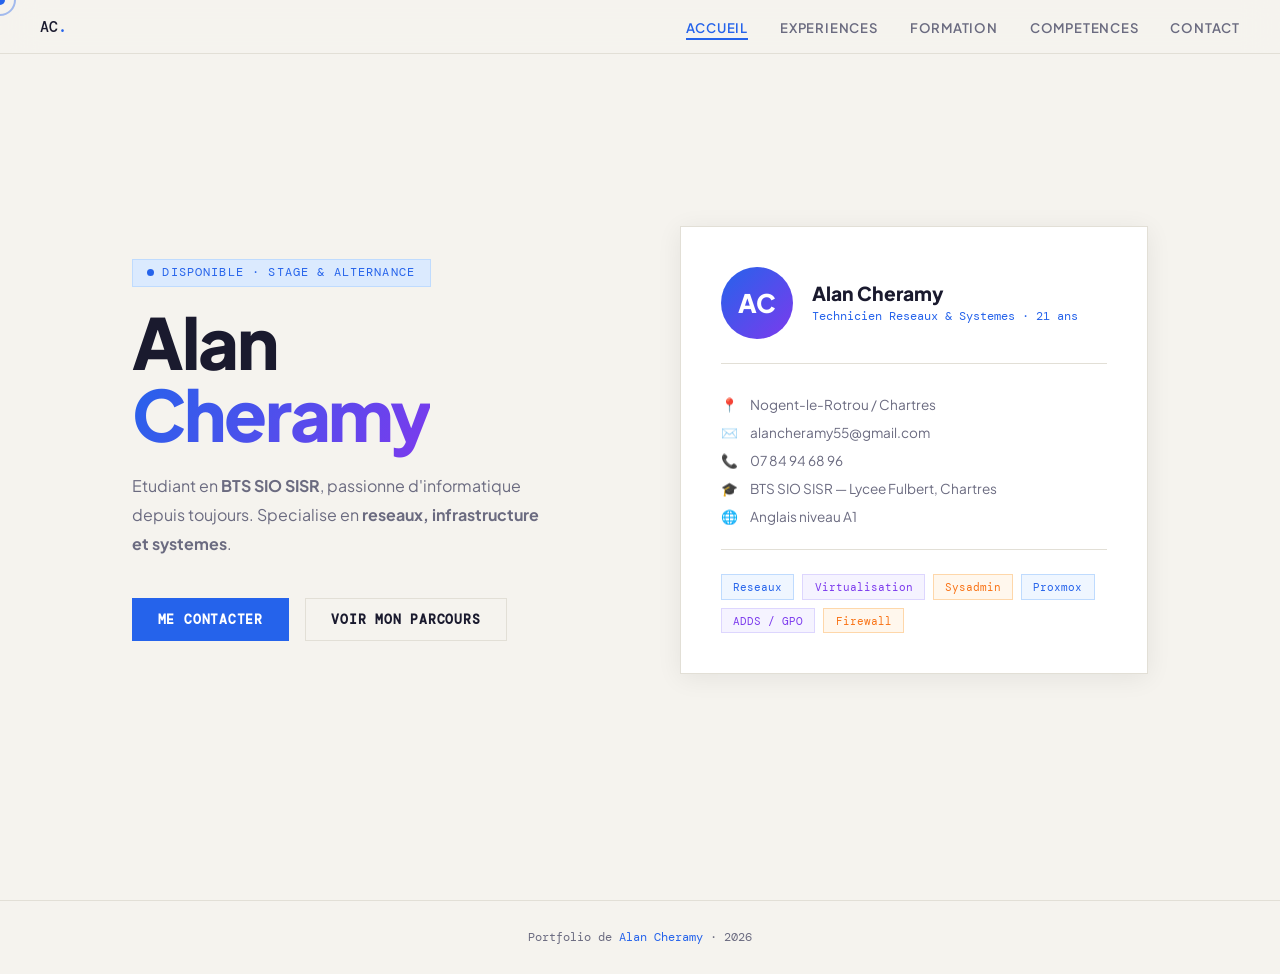
<file: accueil.html>
<!DOCTYPE html>
<html lang="fr">
<head>
  <meta charset="UTF-8"/>
  <meta name="viewport" content="width=device-width,initial-scale=1.0"/>
  <title>Alan Cheramy — Accueil</title>
  <link href="https://fonts.googleapis.com/css2?family=DM+Mono:wght@400;500&family=Plus+Jakarta+Sans:wght@400;500;600;700;800&display=swap" rel="stylesheet"/>
  <link rel="stylesheet" href="accueil.css"/>
</head>
<body>
<div class="cursor" id="cursor"></div>
<div class="cursor-ring" id="cursor-ring"></div>
<nav>
  <div class="nav-logo">AC<span>.</span></div>
  <ul class="nav-links">
<li><a href="accueil.html">Accueil</a></li>
<li><a href="experience.html">Experiences</a></li>
<li><a href="education.html">Formation</a></li>
<li><a href="skills.html">Competences</a></li>
<li><a href="contact.html">Contact</a></li>
  </ul>
</nav>
<section id="hero">
  <div class="container">
    <div class="hero-inner">
      <div>
        <div class="hero-chip">Disponible · Stage &amp; Alternance</div>
        <h1>Alan<br><em>Cheramy</em></h1>
        <p class="hero-sub">Etudiant en <strong>BTS SIO SISR</strong>, passionne d'informatique depuis toujours. Specialise en <strong>reseaux, infrastructure et systemes</strong>.</p>
        <div class="hero-cta">
          <a href="contact.html" class="btn btn-primary">Me contacter</a>
          <a href="experience.html" class="btn btn-ghost">Voir mon parcours</a>
        </div>
      </div>
      <div class="reveal">
        <div class="hero-card">
          <div class="hero-card-header">
            <div class="avatar">AC</div>
            <div>
              <div class="hero-card-name">Alan Cheramy</div>
              <div class="hero-card-role">Technicien Reseaux &amp; Systemes · 21 ans</div>
            </div>
          </div>
          <div class="hero-card-info">
            <div class="info-row"><span>📍</span>Nogent-le-Rotrou / Chartres</div>
            <div class="info-row"><span>✉️</span>alancheramy55@gmail.com</div>
            <div class="info-row"><span>📞</span>07 84 94 68 96</div>
            <div class="info-row"><span>🎓</span>BTS SIO SISR — Lycee Fulbert, Chartres</div>
            <div class="info-row"><span>🌐</span>Anglais niveau A1</div>
          </div>
          <div class="hero-card-tags">
            <span class="chip b">Reseaux</span><span class="chip v">Virtualisation</span>
            <span class="chip o">Sysadmin</span><span class="chip b">Proxmox</span>
            <span class="chip v">ADDS / GPO</span><span class="chip o">Firewall</span>
          </div>
        </div>
      </div>
    </div>
  </div>
</section>
<footer><p>Portfolio de <span>Alan Cheramy</span> · 2026</p></footer>
<script src="accueil.js"></script>
</body>
</html>
</file>
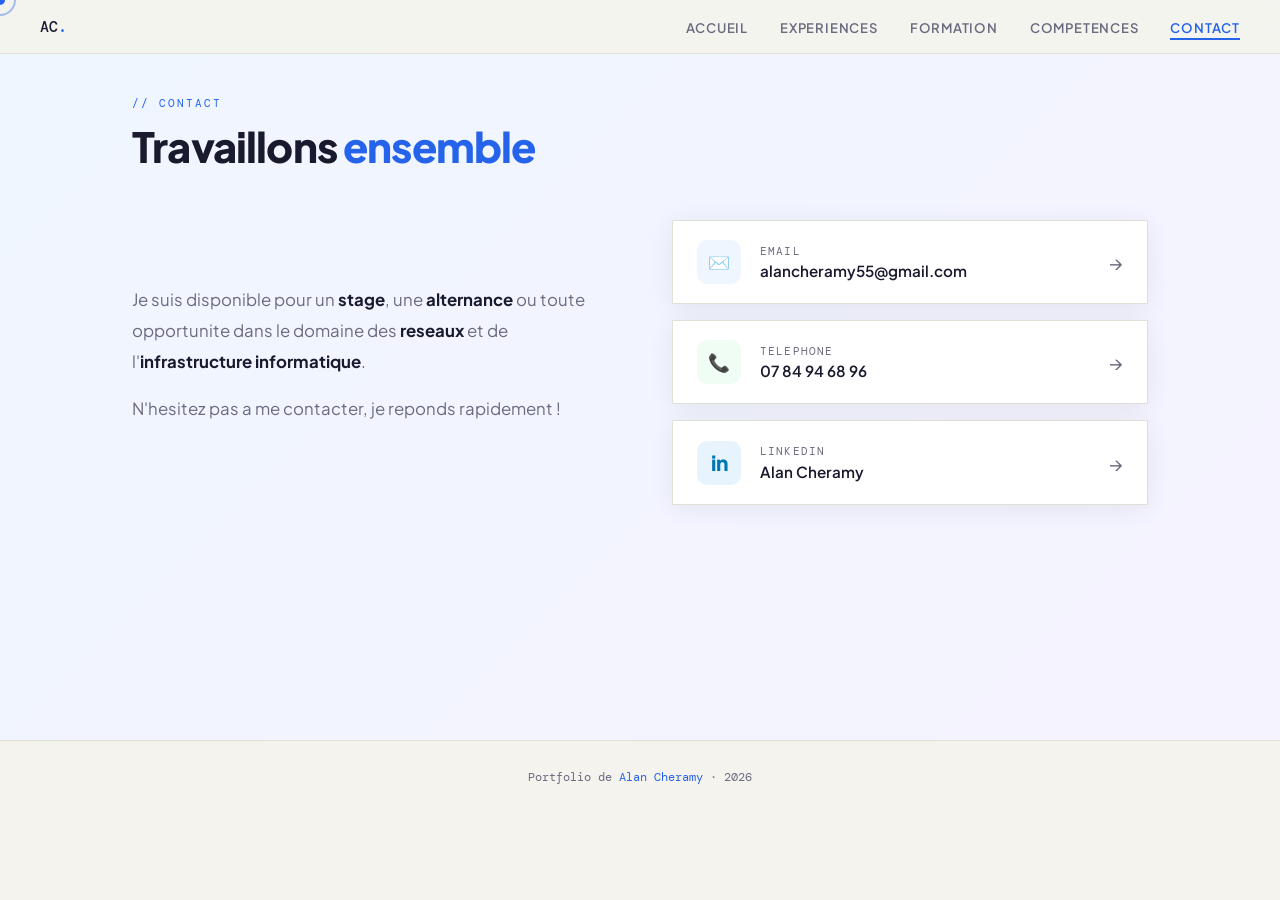
<file: contact.html>
<!DOCTYPE html>
<html lang="fr">
<head>
  <meta charset="UTF-8"/>
  <meta name="viewport" content="width=device-width,initial-scale=1.0"/>
  <title>Alan Cheramy — Contact</title>
  <link href="https://fonts.googleapis.com/css2?family=DM+Mono:wght@400;500&family=Plus+Jakarta+Sans:wght@400;500;600;700;800&display=swap" rel="stylesheet"/>
  <link rel="stylesheet" href="contact.css"/>
</head>
<body>
<div class="cursor" id="cursor"></div>
<div class="cursor-ring" id="cursor-ring"></div>
<nav>
  <div class="nav-logo">AC<span>.</span></div>
  <ul class="nav-links">
<li><a href="accueil.html">Accueil</a></li>
<li><a href="experience.html">Experiences</a></li>
<li><a href="education.html">Formation</a></li>
<li><a href="skills.html">Competences</a></li>
<li><a href="contact.html">Contact</a></li>
  </ul>
</nav>
<section id="contact">
  <div class="container">
    <div class="section-header reveal">
      <div class="section-label">// Contact</div>
      <h2>Travaillons <span>ensemble</span></h2>
    </div>
    <div class="contact-grid reveal">
      <div class="contact-intro">
        <p>Je suis disponible pour un <strong>stage</strong>, une <strong>alternance</strong> ou toute opportunite dans le domaine des <strong>reseaux</strong> et de l'<strong>infrastructure informatique</strong>.</p>
        <p>N'hesitez pas a me contacter, je reponds rapidement !</p>
      </div>
      <div class="contact-cards">
        <a href="mailto:alancheramy55@gmail.com" class="contact-card">
          <div class="contact-card-icon" style="background:#eff6ff;color:#2563eb;">✉️</div>
          <div class="contact-card-body"><div class="contact-card-label">Email</div><div class="contact-card-value">alancheramy55@gmail.com</div></div>
          <div class="contact-card-arrow">→</div>
        </a>
        <a href="tel:0784946896" class="contact-card">
          <div class="contact-card-icon" style="background:#f0fdf4;color:#059669;">📞</div>
          <div class="contact-card-body"><div class="contact-card-label">Telephone</div><div class="contact-card-value">07 84 94 68 96</div></div>
          <div class="contact-card-arrow">→</div>
        </a>
        <a href="https://www.linkedin.com/in/alan-cheramy-03220a279/" target="_blank" rel="noopener" class="contact-card">
          <div class="contact-card-icon" style="background:#e8f4fd;color:#0077b5;font-size:1.3rem;font-weight:900;">in</div>
          <div class="contact-card-body"><div class="contact-card-label">LinkedIn</div><div class="contact-card-value">Alan Cheramy</div></div>
          <div class="contact-card-arrow">→</div>
        </a>
      </div>
    </div>
  </div>
</section>
<footer><p>Portfolio de <span>Alan Cheramy</span> · 2026</p></footer>
<script src="contact.js"></script>
</body>
</html>
</file>
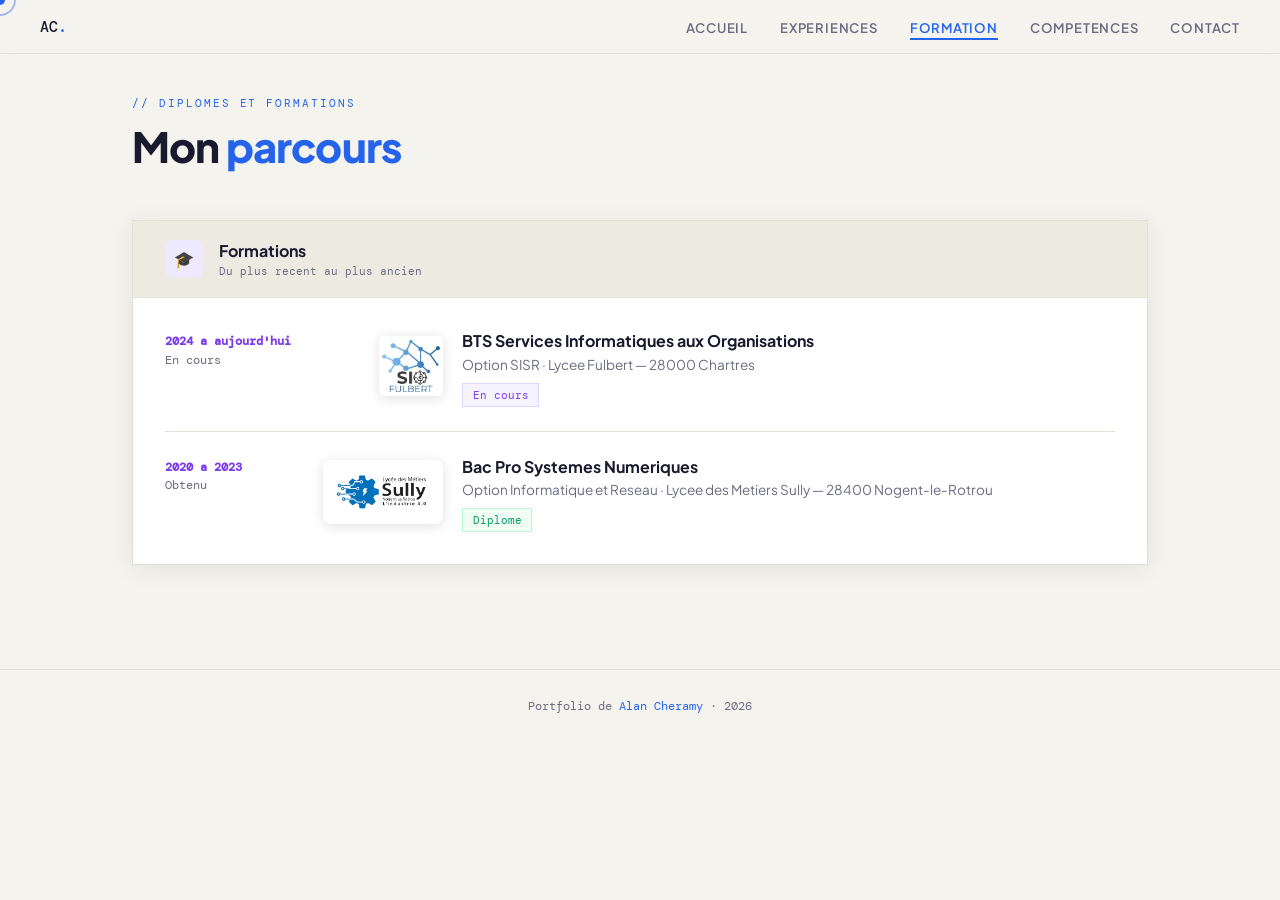
<file: education.html>
<!DOCTYPE html>
<html lang="fr">
<head>
  <meta charset="UTF-8"/>
  <meta name="viewport" content="width=device-width,initial-scale=1.0"/>
  <title>Alan Cheramy — Formation</title>
  <link href="https://fonts.googleapis.com/css2?family=DM+Mono:wght@400;500&family=Plus+Jakarta+Sans:wght@400;500;600;700;800&display=swap" rel="stylesheet"/>
  <link rel="stylesheet" href="education.css"/>
</head>
<body>
<div class="cursor" id="cursor"></div>
<div class="cursor-ring" id="cursor-ring"></div>
<nav>
  <div class="nav-logo">AC<span>.</span></div>
  <ul class="nav-links">
<li><a href="accueil.html">Accueil</a></li>
<li><a href="experience.html">Experiences</a></li>
<li><a href="education.html">Formation</a></li>
<li><a href="skills.html">Competences</a></li>
<li><a href="contact.html">Contact</a></li>
  </ul>
</nav>
<section id="education">
  <div class="container">
    <div class="section-header reveal">
      <div class="section-label">// Diplomes et Formations</div>
      <h2>Mon <span>parcours</span></h2>
    </div>
    <div class="cv-block reveal">
      <div class="cv-block-header"><div class="cv-block-icon iv">🎓</div><div><div class="cv-block-title">Formations</div><div class="cv-block-sub">Du plus recent au plus ancien</div></div></div>
      <div class="cv-block-body">
        <div class="edu-item">
          <div class="edu-date"><strong>2024 a aujourd'hui</strong>En cours</div>
          <div class="edu-logo-row">
            <div class="edu-logo"><img src="[data-uri]" alt="Logo Lycee Fulbert" style="width:64px;height:64px;object-fit:contain;border-radius:8px;"></div>
            <div>
              <div class="edu-title">BTS Services Informatiques aux Organisations</div>
              <div class="edu-school">Option SISR · Lycee Fulbert — 28000 Chartres</div>
              <span class="edu-badge">En cours</span>
            </div>
          </div>
        </div>
        <div class="edu-item">
          <div class="edu-date"><strong>2020 a 2023</strong>Obtenu</div>
          <div class="edu-logo-row">
            <div class="edu-logo"><img src="[data-uri]" alt="Logo Lycee Sully" style="width:120px;height:64px;object-fit:contain;border-radius:8px;background:#fff;padding:4px;margin-left:-56px;"></div>
            <div>
              <div class="edu-title">Bac Pro Systemes Numeriques</div>
              <div class="edu-school">Option Informatique et Reseau · Lycee des Metiers Sully — 28400 Nogent-le-Rotrou</div>
              <span class="edu-badge g">Diplome</span>
            </div>
          </div>
        </div>
      </div>
    </div>
  </div>
</section>
<footer><p>Portfolio de <span>Alan Cheramy</span> · 2026</p></footer>
<script src="education.js"></script>
</body>
</html>
</file>
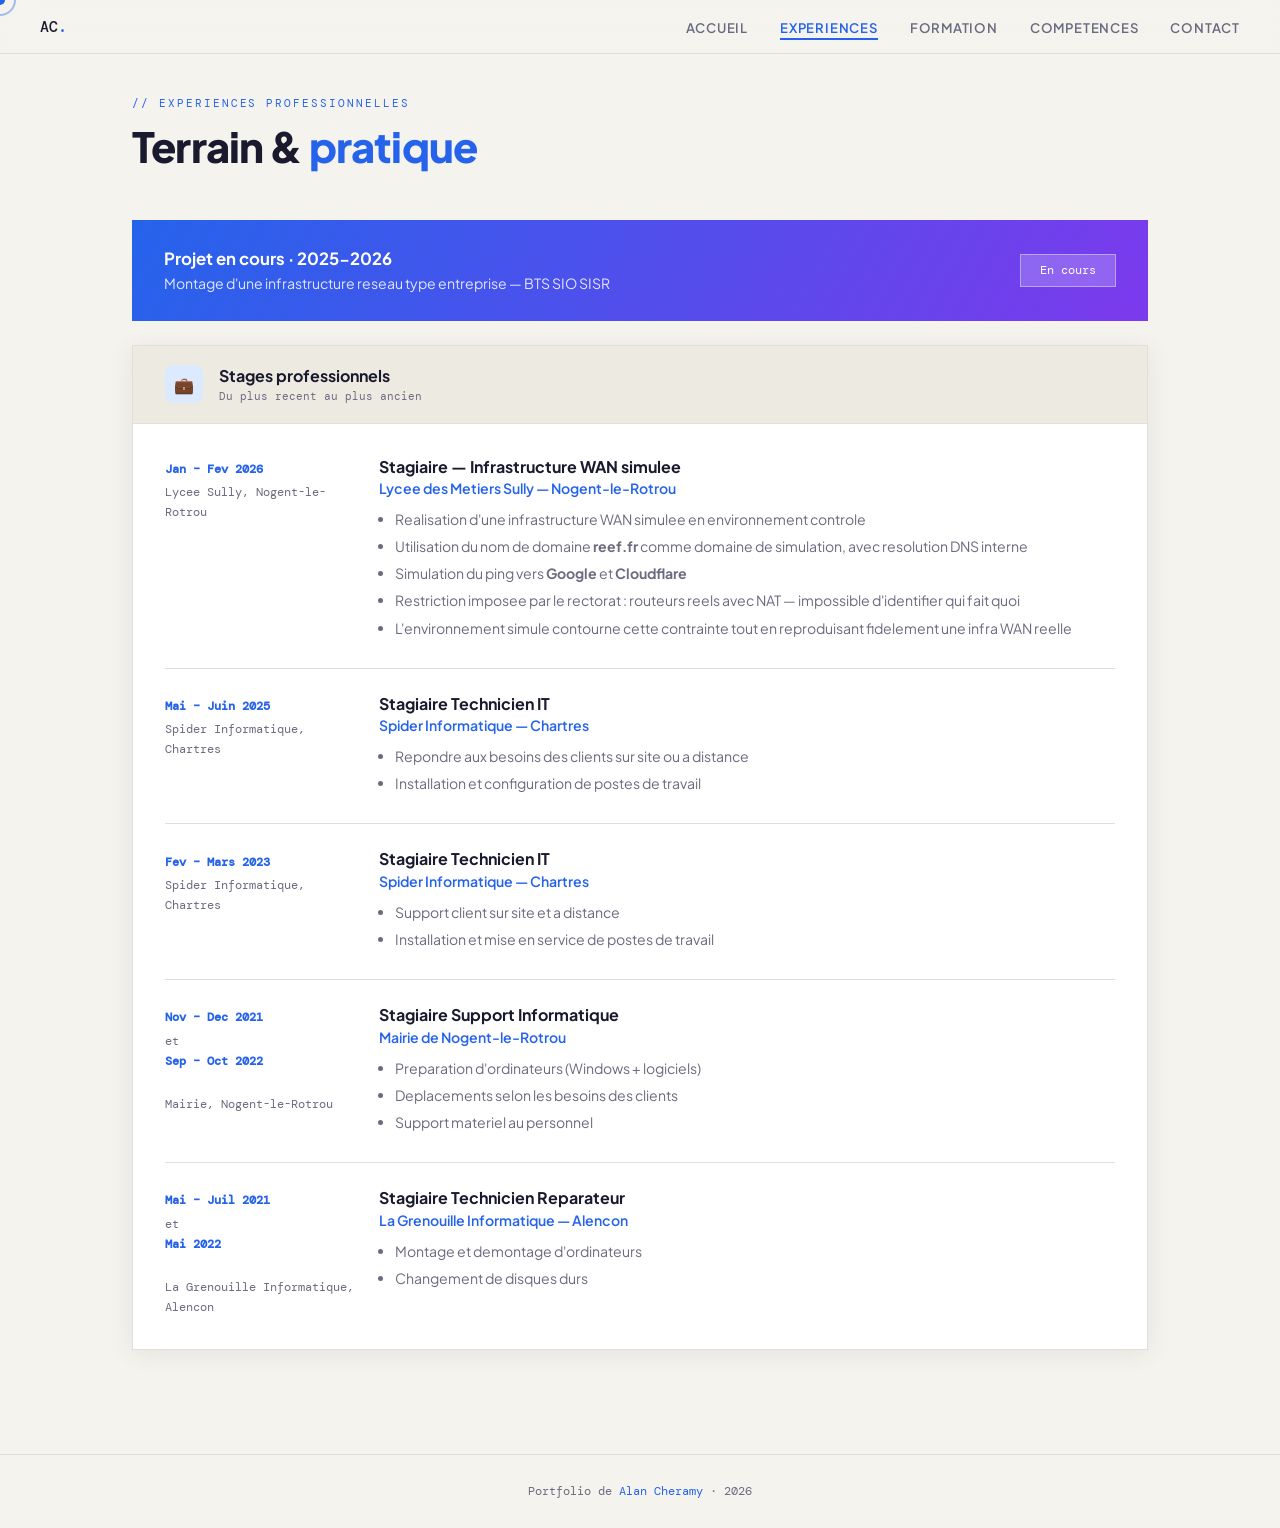
<file: experience.html>
<!DOCTYPE html>
<html lang="fr">
<head>
  <meta charset="UTF-8"/>
  <meta name="viewport" content="width=device-width,initial-scale=1.0"/>
  <title>Alan Cheramy — Experiences</title>
  <link href="https://fonts.googleapis.com/css2?family=DM+Mono:wght@400;500&family=Plus+Jakarta+Sans:wght@400;500;600;700;800&display=swap" rel="stylesheet"/>
  <link rel="stylesheet" href="experience.css"/>
</head>
<body>
<div class="cursor" id="cursor"></div>
<div class="cursor-ring" id="cursor-ring"></div>
<nav>
  <div class="nav-logo">AC<span>.</span></div>
  <ul class="nav-links">
<li><a href="accueil.html">Accueil</a></li>
<li><a href="experience.html">Experiences</a></li>
<li><a href="education.html">Formation</a></li>
<li><a href="skills.html">Competences</a></li>
<li><a href="contact.html">Contact</a></li>
  </ul>
</nav>
<section id="experience">
  <div class="container">
    <div class="section-header reveal">
      <div class="section-label">// Experiences professionnelles</div>
      <h2>Terrain &amp; <span>pratique</span></h2>
    </div>
    <div class="project-banner reveal">
      <div class="project-banner-text"><h3>Projet en cours · 2025-2026</h3><p>Montage d'une infrastructure reseau type entreprise — BTS SIO SISR</p></div>
      <div class="project-banner-badge">En cours</div>
    </div>
    <div class="cv-block reveal">
      <div class="cv-block-header"><div class="cv-block-icon ib">💼</div><div><div class="cv-block-title">Stages professionnels</div><div class="cv-block-sub">Du plus recent au plus ancien</div></div></div>
      <div class="cv-block-body">
        <div class="exp-item">
          <div class="exp-date"><strong>Jan – Fev 2026</strong>Lycee Sully, Nogent-le-Rotrou</div>
          <div>
            <div class="exp-title">Stagiaire — Infrastructure WAN simulee</div>
            <div class="exp-company">Lycee des Metiers Sully — Nogent-le-Rotrou</div>
            <ul class="exp-desc">
              <li>Realisation d'une infrastructure WAN simulee en environnement controle</li>
              <li>Utilisation du nom de domaine <strong>reef.fr</strong> comme domaine de simulation, avec resolution DNS interne</li>
              <li>Simulation du ping vers <strong>Google</strong> et <strong>Cloudflare</strong></li>
              <li>Restriction imposee par le rectorat : routeurs reels avec NAT — impossible d'identifier qui fait quoi</li>
              <li>L'environnement simule contourne cette contrainte tout en reproduisant fidelement une infra WAN reelle</li>
            </ul>
          </div>
        </div>
        <div class="exp-item">
          <div class="exp-date"><strong>Mai – Juin 2025</strong>Spider Informatique, Chartres</div>
          <div><div class="exp-title">Stagiaire Technicien IT</div><div class="exp-company">Spider Informatique — Chartres</div>
            <ul class="exp-desc"><li>Repondre aux besoins des clients sur site ou a distance</li><li>Installation et configuration de postes de travail</li></ul>
          </div>
        </div>
        <div class="exp-item">
          <div class="exp-date"><strong>Fev – Mars 2023</strong>Spider Informatique, Chartres</div>
          <div><div class="exp-title">Stagiaire Technicien IT</div><div class="exp-company">Spider Informatique — Chartres</div>
            <ul class="exp-desc"><li>Support client sur site et a distance</li><li>Installation et mise en service de postes de travail</li></ul>
          </div>
        </div>
        <div class="exp-item">
          <div class="exp-date"><strong>Nov – Dec 2021</strong>et<br><strong>Sep – Oct 2022</strong><br>Mairie, Nogent-le-Rotrou</div>
          <div><div class="exp-title">Stagiaire Support Informatique</div><div class="exp-company">Mairie de Nogent-le-Rotrou</div>
            <ul class="exp-desc"><li>Preparation d'ordinateurs (Windows + logiciels)</li><li>Deplacements selon les besoins des clients</li><li>Support materiel au personnel</li></ul>
          </div>
        </div>
        <div class="exp-item">
          <div class="exp-date"><strong>Mai – Juil 2021</strong>et<br><strong>Mai 2022</strong><br>La Grenouille Informatique, Alencon</div>
          <div><div class="exp-title">Stagiaire Technicien Reparateur</div><div class="exp-company">La Grenouille Informatique — Alencon</div>
            <ul class="exp-desc"><li>Montage et demontage d'ordinateurs</li><li>Changement de disques durs</li></ul>
          </div>
        </div>
      </div>
    </div>
  </div>
</section>
<footer><p>Portfolio de <span>Alan Cheramy</span> · 2026</p></footer>
<script src="experience.js"></script>
</body>
</html>
</file>
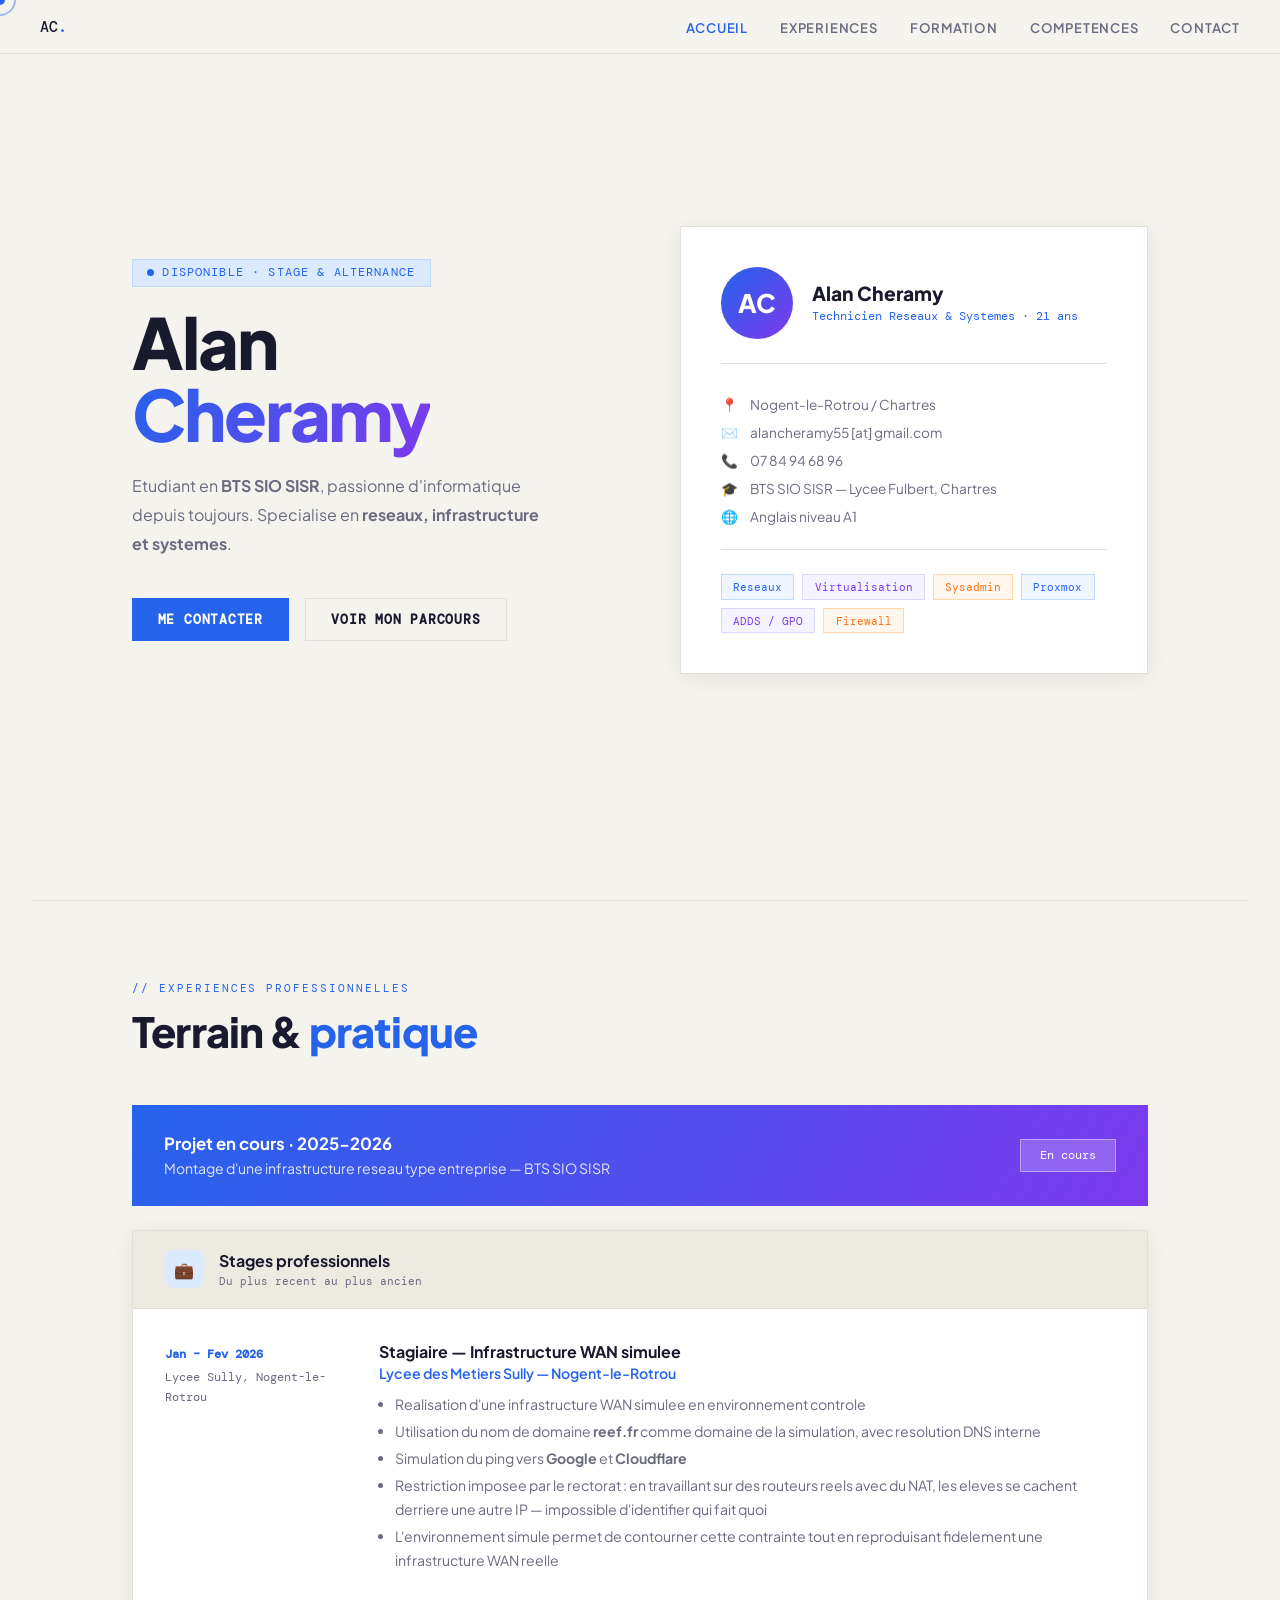
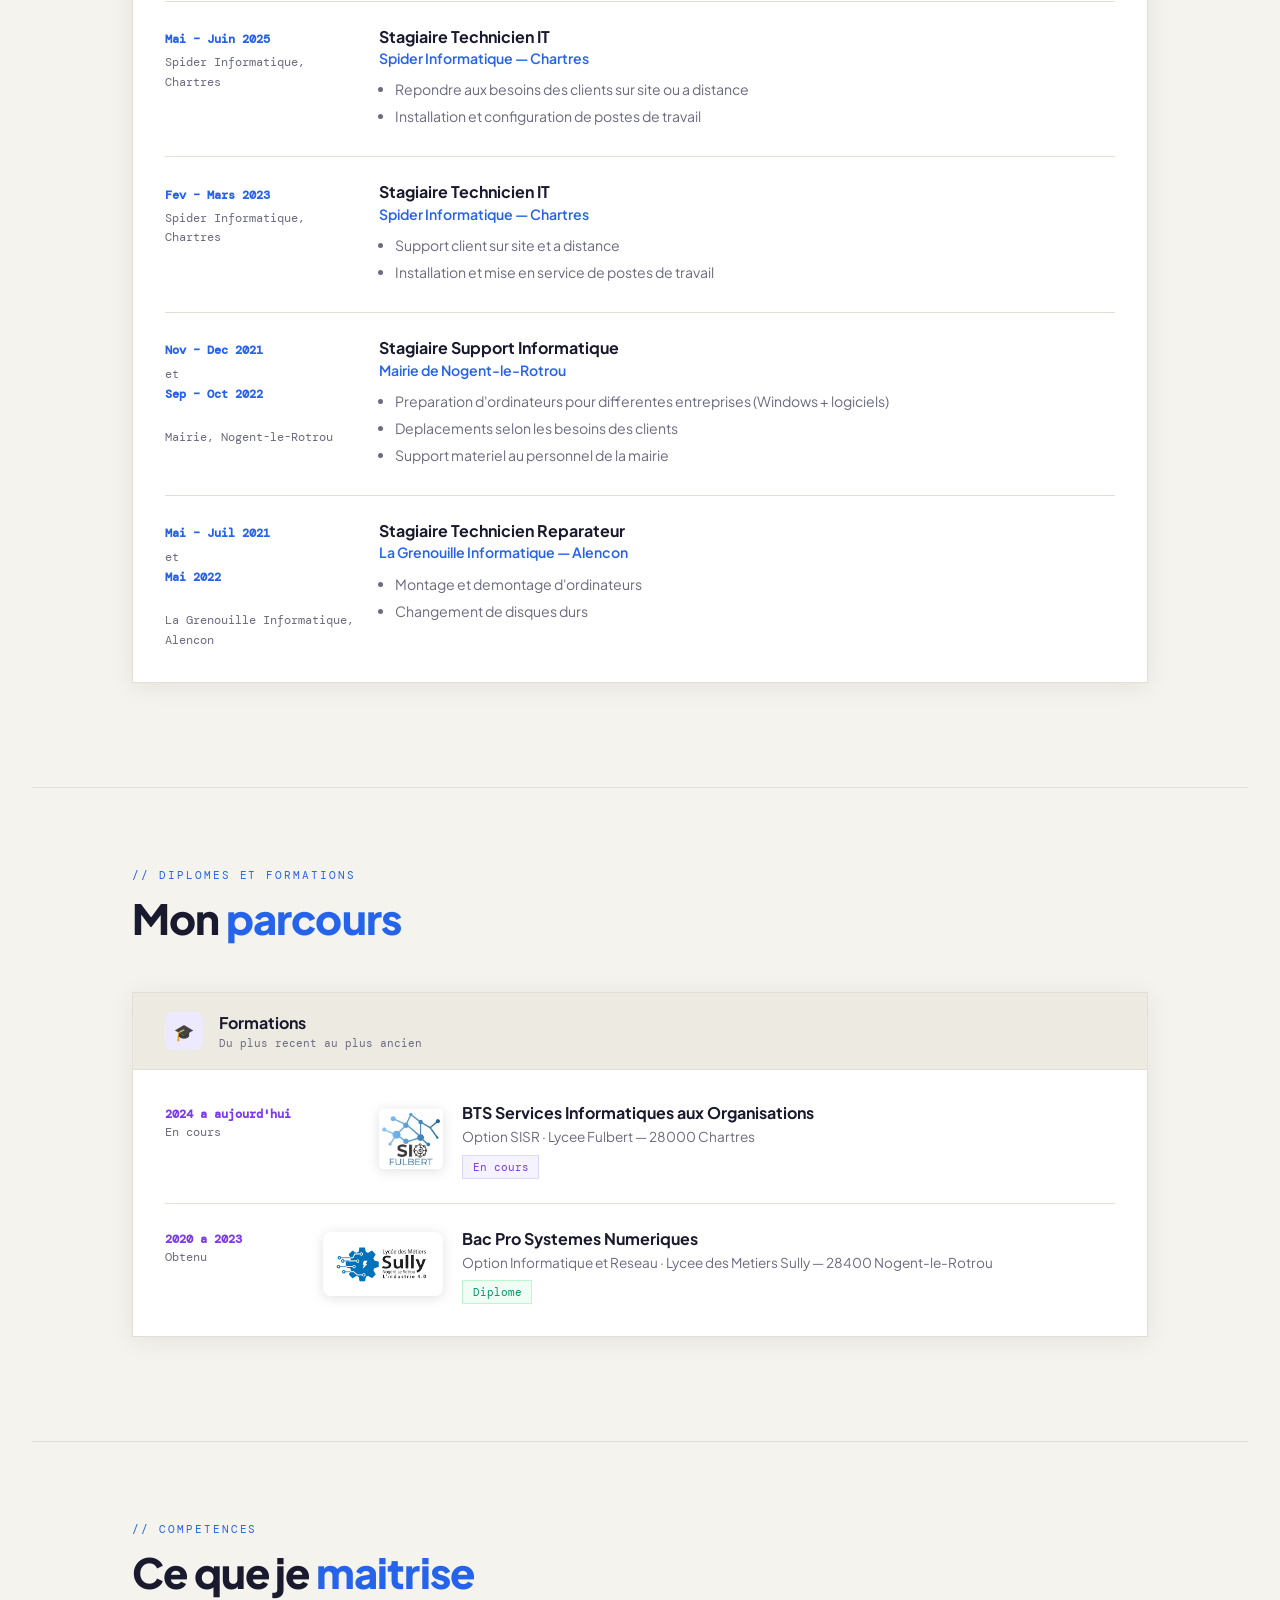
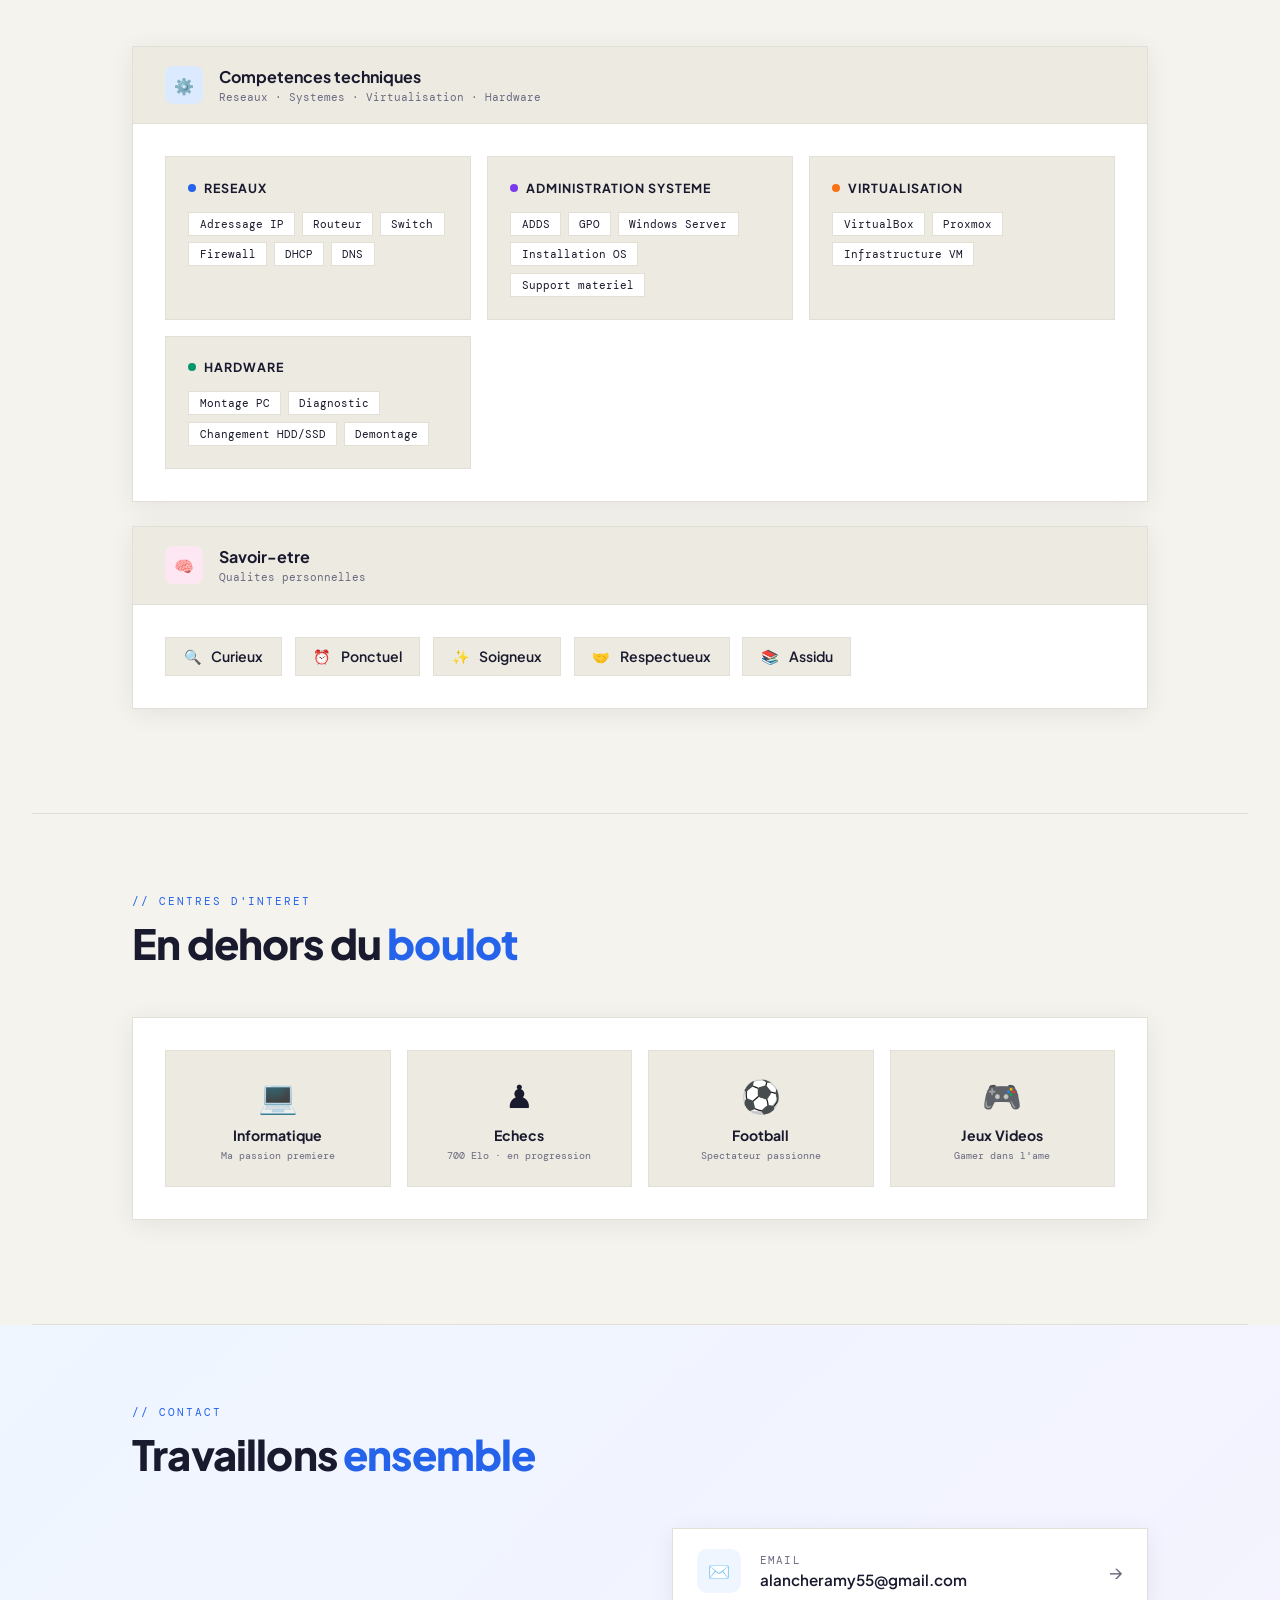
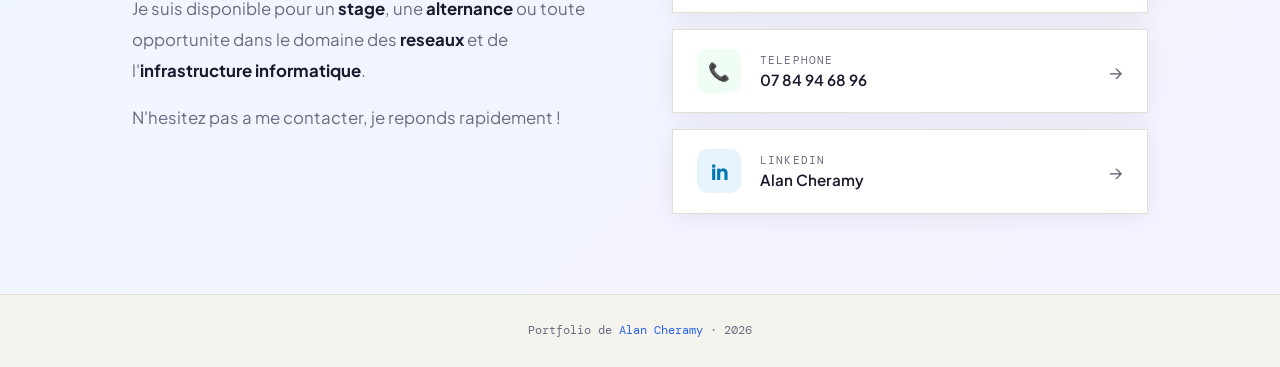
<file: portfolio-alan-cheramy(1).html>
<!DOCTYPE html>
<html lang="fr">
<head>
  <meta charset="UTF-8" />
  <meta name="viewport" content="width=device-width, initial-scale=1.0" />
  <title>Alan Cheramy - Portfolio</title>
  <link href="https://fonts.googleapis.com/css2?family=DM+Mono:wght@400;500&family=Plus+Jakarta+Sans:wght@400;500;600;700;800&display=swap" rel="stylesheet" />
  <style>
    :root{--bg:#f5f3ee;--surface:#edeae2;--card:#fff;--blue:#2563eb;--violet:#7c3aed;--orange:#f97316;--green:#059669;--pink:#ec4899;--text:#1a1a2e;--muted:#6b6b80;--border:#e2dfd6;--shadow:0 4px 24px rgba(0,0,0,.07);}
    *,*::before,*::after{box-sizing:border-box;margin:0;padding:0;}
    html{scroll-behavior:smooth;}
    body{background:var(--bg);color:var(--text);font-family:'Plus Jakarta Sans',sans-serif;overflow-x:hidden;cursor:none;}
    .cursor{width:10px;height:10px;background:var(--blue);border-radius:50%;position:fixed;pointer-events:none;z-index:9999;transform:translate(-50%,-50%);transition:width .2s,height .2s,background .2s;}
    .cursor-ring{width:32px;height:32px;border:2px solid var(--blue);border-radius:50%;position:fixed;pointer-events:none;z-index:9998;transform:translate(-50%,-50%);transition:all .15s ease-out;opacity:.4;}
    nav{position:fixed;top:0;left:0;right:0;z-index:100;padding:1rem 2.5rem;display:flex;justify-content:space-between;align-items:center;background:rgba(245,243,238,.92);backdrop-filter:blur(16px);border-bottom:1px solid var(--border);}
    .nav-logo{font-family:'DM Mono',monospace;font-size:.95rem;font-weight:500;color:var(--text);}
    .nav-logo span{color:var(--blue);}
    .nav-links{display:flex;gap:2rem;list-style:none;}
    .nav-links a{font-size:.82rem;font-weight:600;color:var(--muted);text-decoration:none;letter-spacing:.06em;text-transform:uppercase;transition:color .2s;position:relative;}
    .nav-links a::after{content:'';position:absolute;bottom:-4px;left:0;width:0;height:2px;background:var(--blue);transition:width .25s;}
    .nav-links a:hover{color:var(--blue);}
    .nav-links a:hover::after{width:100%;}
    .container{max-width:1080px;margin:0 auto;padding:0 2rem;}
    #hero{min-height:100vh;display:flex;align-items:center;padding-top:80px;}
    .hero-inner{display:grid;grid-template-columns:1fr 1fr;gap:5rem;align-items:center;width:100%;}
    .hero-chip{display:inline-flex;align-items:center;gap:.5rem;background:#dbeafe;color:var(--blue);border:1px solid #bfdbfe;padding:.35rem .9rem;font-family:'DM Mono',monospace;font-size:.72rem;letter-spacing:.1em;text-transform:uppercase;margin-bottom:1.2rem;}
    .hero-chip::before{content:'';width:7px;height:7px;border-radius:50%;background:var(--blue);animation:blink 1.5s infinite;}
    @keyframes blink{0%,100%{opacity:1}50%{opacity:.2}}
    h1{font-size:clamp(3rem,5.5vw,5rem);font-weight:800;line-height:1.02;letter-spacing:-.03em;color:var(--text);}
    h1 em{font-style:normal;background:linear-gradient(120deg,var(--blue),var(--violet));-webkit-background-clip:text;-webkit-text-fill-color:transparent;}
    .hero-sub{margin-top:1.4rem;font-size:1rem;color:var(--muted);line-height:1.8;max-width:420px;}
    .hero-cta{margin-top:2.5rem;display:flex;gap:1rem;flex-wrap:wrap;}
    .btn{display:inline-flex;align-items:center;gap:.5rem;padding:.75rem 1.6rem;font-size:.82rem;font-weight:700;letter-spacing:.06em;text-transform:uppercase;text-decoration:none;border:none;cursor:none;transition:all .25s;font-family:'DM Mono',monospace;}
    .btn-primary{background:var(--blue);color:#fff;}
    .btn-primary:hover{background:var(--violet);transform:translateY(-2px);box-shadow:0 8px 20px rgba(37,99,235,.3);}
    .btn-ghost{background:transparent;color:var(--text);border:1.5px solid var(--border);}
    .btn-ghost:hover{border-color:var(--blue);color:var(--blue);transform:translateY(-2px);}
    .hero-card{background:var(--card);border:1px solid var(--border);box-shadow:var(--shadow);padding:2.5rem;}
    .hero-card-header{display:flex;align-items:center;gap:1.2rem;margin-bottom:2rem;padding-bottom:1.5rem;border-bottom:1px solid var(--border);}
    .avatar{width:72px;height:72px;background:linear-gradient(135deg,var(--blue),var(--violet));border-radius:50%;display:flex;align-items:center;justify-content:center;font-size:1.6rem;font-weight:800;color:#fff;flex-shrink:0;}
    .hero-card-name{font-size:1.2rem;font-weight:800;color:var(--text);}
    .hero-card-role{font-family:'DM Mono',monospace;font-size:.72rem;color:var(--blue);margin-top:.2rem;}
    .hero-card-info{display:flex;flex-direction:column;gap:.7rem;}
    .info-row{display:flex;align-items:center;gap:.75rem;font-size:.85rem;color:var(--muted);}
    .hero-card-tags{margin-top:1.5rem;padding-top:1.5rem;border-top:1px solid var(--border);display:flex;flex-wrap:wrap;gap:.5rem;}
    .chip{font-family:'DM Mono',monospace;font-size:.68rem;padding:.3rem .7rem;background:var(--surface);border:1px solid var(--border);color:var(--text);}
    .chip.b{background:#eff6ff;border-color:#bfdbfe;color:var(--blue);}
    .chip.v{background:#f5f3ff;border-color:#ddd6fe;color:var(--violet);}
    .chip.o{background:#fff7ed;border-color:#fed7aa;color:var(--orange);}
    section{padding:5rem 0;}
    .section-label{font-family:'DM Mono',monospace;font-size:.68rem;color:var(--blue);letter-spacing:.18em;text-transform:uppercase;margin-bottom:.6rem;}
    h2{font-size:clamp(1.8rem,3.5vw,2.6rem);font-weight:800;letter-spacing:-.02em;color:var(--text);}
    h2 span{color:var(--blue);}
    .section-header{margin-bottom:3rem;}
    .divider{height:1px;background:var(--border);margin:0 2rem;}
    .cv-block{background:var(--card);border:1px solid var(--border);box-shadow:var(--shadow);margin-bottom:1.5rem;overflow:hidden;}
    .cv-block-header{padding:1.2rem 2rem;border-bottom:1px solid var(--border);display:flex;align-items:center;gap:1rem;background:var(--surface);}
    .cv-block-icon{width:38px;height:38px;border-radius:8px;display:flex;align-items:center;justify-content:center;font-size:1rem;flex-shrink:0;}
    .ib{background:#dbeafe;}.iv{background:#ede9fe;}.ig{background:#d1fae5;}.ip{background:#fce7f3;}
    .cv-block-title{font-size:1rem;font-weight:700;color:var(--text);}
    .cv-block-sub{font-family:'DM Mono',monospace;font-size:.7rem;color:var(--muted);margin-top:.2rem;}
    .cv-block-body{padding:2rem;}
    .exp-item{padding:1.5rem 0;border-bottom:1px solid var(--border);display:grid;grid-template-columns:190px 1fr;gap:1.5rem;}
    .exp-item:last-child{border-bottom:none;padding-bottom:0;}
    .exp-item:first-child{padding-top:0;}
    .exp-date{font-family:'DM Mono',monospace;font-size:.72rem;color:var(--muted);line-height:1.7;padding-top:.2rem;}
    .exp-date strong{display:block;color:var(--blue);font-size:.78rem;margin-bottom:.2rem;}
    .exp-title{font-size:1rem;font-weight:700;color:var(--text);}
    .exp-company{font-size:.88rem;color:var(--blue);font-weight:600;margin-top:.15rem;}
    .exp-desc{margin-top:.7rem;font-size:.88rem;color:var(--muted);line-height:1.7;}
    .exp-desc li{margin-left:1rem;margin-bottom:.2rem;}
    .edu-item{padding:1.5rem 0;border-bottom:1px solid var(--border);display:grid;grid-template-columns:190px 1fr;gap:1.5rem;}
    .edu-item:last-child{border-bottom:none;padding-bottom:0;}
    .edu-item:first-child{padding-top:0;}
    .edu-date{font-family:'DM Mono',monospace;font-size:.72rem;color:var(--muted);padding-top:.2rem;}
    .edu-date strong{display:block;color:var(--violet);font-size:.78rem;margin-bottom:.2rem;}
    .edu-logo-row{display:flex;align-items:center;gap:1.2rem;}
    .edu-logo{flex-shrink:0;filter:drop-shadow(0 2px 6px rgba(0,0,0,.12));transition:transform .2s;}
    .edu-logo:hover{transform:scale(1.06);}
    .edu-title{font-size:1rem;font-weight:700;color:var(--text);}
    .edu-school{font-size:.85rem;color:var(--muted);margin-top:.3rem;}
    .edu-badge{display:inline-block;margin-top:.6rem;font-family:'DM Mono',monospace;font-size:.68rem;padding:.25rem .6rem;background:#f5f3ff;border:1px solid #ddd6fe;color:var(--violet);}
    .edu-badge.g{background:#f0fdf4;border-color:#bbf7d0;color:var(--green);}
    .skills-wrap{display:grid;grid-template-columns:repeat(auto-fill,minmax(260px,1fr));gap:1rem;}
    .skill-group{padding:1.4rem;border:1px solid var(--border);background:var(--surface);}
    .skill-group-title{font-size:.78rem;font-weight:700;letter-spacing:.08em;text-transform:uppercase;color:var(--text);margin-bottom:1rem;display:flex;align-items:center;gap:.5rem;}
    .dot{width:8px;height:8px;border-radius:50%;background:var(--blue);flex-shrink:0;}
    .dot.v{background:var(--violet);}.dot.o{background:var(--orange);}.dot.g{background:var(--green);}
    .skill-tags-wrap{display:flex;flex-wrap:wrap;gap:.4rem;}
    .stag{font-family:'DM Mono',monospace;font-size:.7rem;padding:.25rem .65rem;background:#fff;border:1px solid var(--border);color:var(--text);transition:all .2s;}
    .stag:hover{border-color:var(--blue);color:var(--blue);}
    .soft-wrap{display:flex;flex-wrap:wrap;gap:.8rem;}
    .soft-item{display:flex;align-items:center;gap:.6rem;padding:.6rem 1.1rem;border:1px solid var(--border);background:var(--surface);font-size:.88rem;font-weight:600;transition:all .2s;}
    .soft-item:hover{border-color:var(--blue);background:#eff6ff;color:var(--blue);}
    .interest-wrap{display:grid;grid-template-columns:repeat(4,1fr);gap:1rem;}
    .interest-item{padding:1.5rem 1rem;text-align:center;border:1px solid var(--border);background:var(--surface);transition:all .25s;}
    .interest-item:hover{border-color:var(--orange);background:#fff;transform:translateY(-3px);box-shadow:var(--shadow);}
    .interest-icon{font-size:2rem;margin-bottom:.6rem;}
    .interest-label{font-size:.88rem;font-weight:700;color:var(--text);}
    .interest-sub{font-family:'DM Mono',monospace;font-size:.65rem;color:var(--muted);margin-top:.3rem;}
    .project-banner{background:linear-gradient(120deg,var(--blue),var(--violet));padding:1.8rem 2rem;display:flex;align-items:center;justify-content:space-between;gap:1rem;flex-wrap:wrap;margin-bottom:1.5rem;}
    .project-banner-text{color:#fff;}
    .project-banner-text h3{font-size:1.05rem;font-weight:700;margin-bottom:.3rem;}
    .project-banner-text p{font-size:.88rem;opacity:.85;}
    .project-banner-badge{font-family:'DM Mono',monospace;font-size:.72rem;padding:.5rem 1.2rem;background:rgba(255,255,255,.2);border:1px solid rgba(255,255,255,.4);color:#fff;white-space:nowrap;}
    #contact{background:linear-gradient(135deg,#eff6ff 0%,#f5f3ff 100%);padding:5rem 0;}
    .contact-grid{display:grid;grid-template-columns:1fr 1fr;gap:4rem;align-items:center;}
    .contact-intro p{font-size:1.05rem;color:var(--muted);line-height:1.85;margin-bottom:1rem;}
    .contact-intro p strong{color:var(--text);}
    .contact-cards{display:flex;flex-direction:column;gap:1rem;}
    .contact-card{display:flex;align-items:center;gap:1.2rem;padding:1.2rem 1.5rem;background:var(--card);border:1px solid var(--border);text-decoration:none;color:var(--text);box-shadow:var(--shadow);transition:all .25s;position:relative;overflow:hidden;}
    .contact-card::before{content:'';position:absolute;left:0;top:0;bottom:0;width:3px;background:var(--blue);transform:scaleY(0);transition:transform .25s;}
    .contact-card:hover{transform:translateX(6px);border-color:var(--blue);box-shadow:0 8px 30px rgba(37,99,235,.12);}
    .contact-card:hover::before{transform:scaleY(1);}
    .contact-card-icon{width:44px;height:44px;border-radius:10px;display:flex;align-items:center;justify-content:center;font-size:1.1rem;font-weight:800;flex-shrink:0;}
    .contact-card-body{flex:1;}
    .contact-card-label{font-family:'DM Mono',monospace;font-size:.68rem;color:var(--muted);letter-spacing:.1em;text-transform:uppercase;margin-bottom:.2rem;}
    .contact-card-value{font-size:.95rem;font-weight:600;color:var(--text);}
    .contact-card-arrow{font-size:1.2rem;color:var(--muted);transition:all .25s;}
    .contact-card:hover .contact-card-arrow{color:var(--blue);transform:translateX(4px);}
    footer{padding:1.8rem 2rem;text-align:center;font-family:'DM Mono',monospace;font-size:.72rem;color:var(--muted);border-top:1px solid var(--border);}
    footer span{color:var(--blue);}
    .reveal{opacity:0;transform:translateY(24px);transition:opacity .65s,transform .65s;}
    .reveal.visible{opacity:1;transform:translateY(0);}
    @media(max-width:768px){.hero-inner{grid-template-columns:1fr;}.exp-item,.edu-item{grid-template-columns:1fr;gap:.5rem;}.interest-wrap{grid-template-columns:repeat(2,1fr);}.contact-grid{grid-template-columns:1fr;gap:2rem;}.nav-links{display:none;}}
  </style>
</head>
<body>
<div class="cursor" id="cursor"></div>
<div class="cursor-ring" id="cursor-ring"></div>

<nav>
  <div class="nav-logo">AC<span>.</span></div>
  <ul class="nav-links">
    <li><a href="#hero">Accueil</a></li>
    <li><a href="#experience">Experiences</a></li>
    <li><a href="#education">Formation</a></li>
    <li><a href="#skills">Competences</a></li>
    <li><a href="#contact">Contact</a></li>
  </ul>
</nav>

<section id="hero">
  <div class="container">
    <div class="hero-inner">
      <div>
        <div class="hero-chip">Disponible · Stage &amp; Alternance</div>
        <h1>Alan<br><em>Cheramy</em></h1>
        <p class="hero-sub">Etudiant en <strong>BTS SIO SISR</strong>, passionne d'informatique depuis toujours. Specialise en <strong>reseaux, infrastructure et systemes</strong>.</p>
        <div class="hero-cta">
          <a href="#contact" class="btn btn-primary">Me contacter</a>
          <a href="#experience" class="btn btn-ghost">Voir mon parcours</a>
        </div>
      </div>
      <div class="reveal">
        <div class="hero-card">
          <div class="hero-card-header">
            <div class="avatar">AC</div>
            <div>
              <div class="hero-card-name">Alan Cheramy</div>
              <div class="hero-card-role">Technicien Reseaux &amp; Systemes · 21 ans</div>
            </div>
          </div>
          <div class="hero-card-info">
            <div class="info-row"><span>📍</span>Nogent-le-Rotrou / Chartres</div>
            <div class="info-row"><span>✉️</span>alancheramy55 [at] gmail.com</div>
            <div class="info-row"><span>📞</span>07 84 94 68 96</div>
            <div class="info-row"><span>🎓</span>BTS SIO SISR — Lycee Fulbert, Chartres</div>
            <div class="info-row"><span>🌐</span>Anglais niveau A1</div>
          </div>
          <div class="hero-card-tags">
            <span class="chip b">Reseaux</span>
            <span class="chip v">Virtualisation</span>
            <span class="chip o">Sysadmin</span>
            <span class="chip b">Proxmox</span>
            <span class="chip v">ADDS / GPO</span>
            <span class="chip o">Firewall</span>
          </div>
        </div>
      </div>
    </div>
  </div>
</section>

<div class="divider"></div>

<section id="experience">
  <div class="container">
    <div class="section-header reveal">
      <div class="section-label">// Experiences professionnelles</div>
      <h2>Terrain &amp; <span>pratique</span></h2>
    </div>
    <div class="project-banner reveal">
      <div class="project-banner-text">
        <h3>Projet en cours · 2025-2026</h3>
        <p>Montage d'une infrastructure reseau type entreprise — BTS SIO SISR</p>
      </div>
      <div class="project-banner-badge">En cours</div>
    </div>
    <div class="cv-block reveal">
      <div class="cv-block-header">
        <div class="cv-block-icon ib">💼</div>
        <div>
          <div class="cv-block-title">Stages professionnels</div>
          <div class="cv-block-sub">Du plus recent au plus ancien</div>
        </div>
      </div>
      <div class="cv-block-body">

        <div class="exp-item">
          <div class="exp-date"><strong>Jan – Fev 2026</strong>Lycee Sully, Nogent-le-Rotrou</div>
          <div>
            <div class="exp-title">Stagiaire — Infrastructure WAN simulee</div>
            <div class="exp-company">Lycee des Metiers Sully — Nogent-le-Rotrou</div>
            <ul class="exp-desc">
              <li>Realisation d'une infrastructure WAN simulee en environnement controle</li>
              <li>Utilisation du nom de domaine <strong>reef.fr</strong> comme domaine de la simulation, avec resolution DNS interne</li>
              <li>Simulation du ping vers <strong>Google</strong> et <strong>Cloudflare</strong></li>
              <li>Restriction imposee par le rectorat : en travaillant sur des routeurs reels avec du NAT, les eleves se cachent derriere une autre IP — impossible d'identifier qui fait quoi</li>
              <li>L'environnement simule permet de contourner cette contrainte tout en reproduisant fidelement une infrastructure WAN reelle</li>
            </ul>
          </div>
        </div>

        <div class="exp-item">
          <div class="exp-date"><strong>Mai – Juin 2025</strong>Spider Informatique, Chartres</div>
          <div>
            <div class="exp-title">Stagiaire Technicien IT</div>
            <div class="exp-company">Spider Informatique — Chartres</div>
            <ul class="exp-desc">
              <li>Repondre aux besoins des clients sur site ou a distance</li>
              <li>Installation et configuration de postes de travail</li>
            </ul>
          </div>
        </div>

        <div class="exp-item">
          <div class="exp-date"><strong>Fev – Mars 2023</strong>Spider Informatique, Chartres</div>
          <div>
            <div class="exp-title">Stagiaire Technicien IT</div>
            <div class="exp-company">Spider Informatique — Chartres</div>
            <ul class="exp-desc">
              <li>Support client sur site et a distance</li>
              <li>Installation et mise en service de postes de travail</li>
            </ul>
          </div>
        </div>

        <div class="exp-item">
          <div class="exp-date"><strong>Nov – Dec 2021</strong>et<br><strong>Sep – Oct 2022</strong><br>Mairie, Nogent-le-Rotrou</div>
          <div>
            <div class="exp-title">Stagiaire Support Informatique</div>
            <div class="exp-company">Mairie de Nogent-le-Rotrou</div>
            <ul class="exp-desc">
              <li>Preparation d'ordinateurs pour differentes entreprises (Windows + logiciels)</li>
              <li>Deplacements selon les besoins des clients</li>
              <li>Support materiel au personnel de la mairie</li>
            </ul>
          </div>
        </div>

        <div class="exp-item">
          <div class="exp-date"><strong>Mai – Juil 2021</strong>et<br><strong>Mai 2022</strong><br>La Grenouille Informatique, Alencon</div>
          <div>
            <div class="exp-title">Stagiaire Technicien Reparateur</div>
            <div class="exp-company">La Grenouille Informatique — Alencon</div>
            <ul class="exp-desc">
              <li>Montage et demontage d'ordinateurs</li>
              <li>Changement de disques durs</li>
            </ul>
          </div>
        </div>

      </div>
    </div>
  </div>
</section>

<div class="divider"></div>

<section id="education">
  <div class="container">
    <div class="section-header reveal">
      <div class="section-label">// Diplomes et Formations</div>
      <h2>Mon <span>parcours</span></h2>
    </div>
    <div class="cv-block reveal">
      <div class="cv-block-header">
        <div class="cv-block-icon iv">🎓</div>
        <div>
          <div class="cv-block-title">Formations</div>
          <div class="cv-block-sub">Du plus recent au plus ancien</div>
        </div>
      </div>
      <div class="cv-block-body">

        <div class="edu-item">
          <div class="edu-date"><strong>2024 a aujourd'hui</strong>En cours</div>
          <div class="edu-logo-row">
            <div class="edu-logo"><img src="[data-uri]" alt="Logo Lycee Fulbert" style="width:64px;height:64px;object-fit:contain;border-radius:8px;"></div>
            <div>
              <div class="edu-title">BTS Services Informatiques aux Organisations</div>
              <div class="edu-school">Option SISR · Lycee Fulbert — 28000 Chartres</div>
              <span class="edu-badge">En cours</span>
            </div>
          </div>
        </div>

        <div class="edu-item">
          <div class="edu-date"><strong>2020 a 2023</strong>Obtenu</div>
          <div class="edu-logo-row">
            <div class="edu-logo"><img src="[data-uri]" alt="Logo Lycee Sully" style="width:120px;height:64px;object-fit:contain;border-radius:8px;background:#fff;padding:4px;margin-left:-56px;"></div>
            <div>
              <div class="edu-title">Bac Pro Systemes Numeriques</div>
              <div class="edu-school">Option Informatique et Reseau · Lycee des Metiers Sully — 28400 Nogent-le-Rotrou</div>
              <span class="edu-badge g">Diplome</span>
            </div>
          </div>
        </div>

      </div>
    </div>
  </div>
</section>

<div class="divider"></div>

<section id="skills">
  <div class="container">
    <div class="section-header reveal">
      <div class="section-label">// Competences</div>
      <h2>Ce que je <span>maitrise</span></h2>
    </div>
    <div class="cv-block reveal" style="margin-bottom:1.5rem;">
      <div class="cv-block-header">
        <div class="cv-block-icon ib">⚙️</div>
        <div>
          <div class="cv-block-title">Competences techniques</div>
          <div class="cv-block-sub">Reseaux · Systemes · Virtualisation · Hardware</div>
        </div>
      </div>
      <div class="cv-block-body">
        <div class="skills-wrap">
          <div class="skill-group">
            <div class="skill-group-title"><span class="dot"></span>Reseaux</div>
            <div class="skill-tags-wrap">
              <span class="stag">Adressage IP</span><span class="stag">Routeur</span><span class="stag">Switch</span><span class="stag">Firewall</span><span class="stag">DHCP</span><span class="stag">DNS</span>
            </div>
          </div>
          <div class="skill-group">
            <div class="skill-group-title"><span class="dot v"></span>Administration systeme</div>
            <div class="skill-tags-wrap">
              <span class="stag">ADDS</span><span class="stag">GPO</span><span class="stag">Windows Server</span><span class="stag">Installation OS</span><span class="stag">Support materiel</span>
            </div>
          </div>
          <div class="skill-group">
            <div class="skill-group-title"><span class="dot o"></span>Virtualisation</div>
            <div class="skill-tags-wrap">
              <span class="stag">VirtualBox</span><span class="stag">Proxmox</span><span class="stag">Infrastructure VM</span>
            </div>
          </div>
          <div class="skill-group">
            <div class="skill-group-title"><span class="dot g"></span>Hardware</div>
            <div class="skill-tags-wrap">
              <span class="stag">Montage PC</span><span class="stag">Diagnostic</span><span class="stag">Changement HDD/SSD</span><span class="stag">Demontage</span>
            </div>
          </div>
        </div>
      </div>
    </div>
    <div class="cv-block reveal">
      <div class="cv-block-header">
        <div class="cv-block-icon ip">🧠</div>
        <div>
          <div class="cv-block-title">Savoir-etre</div>
          <div class="cv-block-sub">Qualites personnelles</div>
        </div>
      </div>
      <div class="cv-block-body">
        <div class="soft-wrap">
          <div class="soft-item"><span>🔍</span>Curieux</div>
          <div class="soft-item"><span>⏰</span>Ponctuel</div>
          <div class="soft-item"><span>✨</span>Soigneux</div>
          <div class="soft-item"><span>🤝</span>Respectueux</div>
          <div class="soft-item"><span>📚</span>Assidu</div>
        </div>
      </div>
    </div>
  </div>
</section>

<div class="divider"></div>

<section id="interests">
  <div class="container">
    <div class="section-header reveal">
      <div class="section-label">// Centres d'interet</div>
      <h2>En dehors du <span>boulot</span></h2>
    </div>
    <div class="cv-block reveal">
      <div class="cv-block-body">
        <div class="interest-wrap">
          <div class="interest-item"><div class="interest-icon">💻</div><div class="interest-label">Informatique</div><div class="interest-sub">Ma passion premiere</div></div>
          <div class="interest-item"><div class="interest-icon">♟</div><div class="interest-label">Echecs</div><div class="interest-sub">700 Elo · en progression</div></div>
          <div class="interest-item"><div class="interest-icon">⚽</div><div class="interest-label">Football</div><div class="interest-sub">Spectateur passionne</div></div>
          <div class="interest-item"><div class="interest-icon">🎮</div><div class="interest-label">Jeux Videos</div><div class="interest-sub">Gamer dans l'ame</div></div>
        </div>
      </div>
    </div>
  </div>
</section>

<div class="divider"></div>

<section id="contact">
  <div class="container">
    <div class="section-header reveal">
      <div class="section-label">// Contact</div>
      <h2>Travaillons <span>ensemble</span></h2>
    </div>
    <div class="contact-grid reveal">
      <div class="contact-intro">
        <p>Je suis disponible pour un <strong>stage</strong>, une <strong>alternance</strong> ou toute opportunite dans le domaine des <strong>reseaux</strong> et de l'<strong>infrastructure informatique</strong>.</p>
        <p>N'hesitez pas a me contacter, je reponds rapidement !</p>
      </div>
      <div class="contact-cards">
        <a href="mailto:alancheramy55@gmail.com" class="contact-card">
          <div class="contact-card-icon" style="background:#eff6ff;color:#2563eb;">✉️</div>
          <div class="contact-card-body">
            <div class="contact-card-label">Email</div>
            <div class="contact-card-value">alancheramy55@gmail.com</div>
          </div>
          <div class="contact-card-arrow">→</div>
        </a>
        <a href="tel:0784946896" class="contact-card">
          <div class="contact-card-icon" style="background:#f0fdf4;color:#059669;">📞</div>
          <div class="contact-card-body">
            <div class="contact-card-label">Telephone</div>
            <div class="contact-card-value">07 84 94 68 96</div>
          </div>
          <div class="contact-card-arrow">→</div>
        </a>
        <a href="https://www.linkedin.com/in/alan-cheramy-03220a279/" target="_blank" rel="noopener" class="contact-card">
          <div class="contact-card-icon" style="background:#e8f4fd;color:#0077b5;font-size:1.3rem;font-weight:900;">in</div>
          <div class="contact-card-body">
            <div class="contact-card-label">LinkedIn</div>
            <div class="contact-card-value">Alan Cheramy</div>
          </div>
          <div class="contact-card-arrow">→</div>
        </a>
      </div>
    </div>
  </div>
</section>

<footer>
  <p>Portfolio de <span>Alan Cheramy</span> · 2026</p>
</footer>

<script>
  const cursor=document.getElementById('cursor'),ring=document.getElementById('cursor-ring');
  let mx=0,my=0,rx=0,ry=0;
  document.addEventListener('mousemove',e=>{mx=e.clientX;my=e.clientY;});
  (function a(){cursor.style.left=mx+'px';cursor.style.top=my+'px';rx+=(mx-rx)*.12;ry+=(my-ry)*.12;ring.style.left=rx+'px';ring.style.top=ry+'px';requestAnimationFrame(a);})();
  document.querySelectorAll('a,button,.cv-block,.skill-group,.interest-item,.soft-item').forEach(el=>{
    el.addEventListener('mouseenter',()=>{cursor.style.width='18px';cursor.style.height='18px';cursor.style.background='#7c3aed';ring.style.borderColor='#7c3aed';ring.style.width='44px';ring.style.height='44px';});
    el.addEventListener('mouseleave',()=>{cursor.style.width='10px';cursor.style.height='10px';cursor.style.background='#2563eb';ring.style.borderColor='#2563eb';ring.style.width='32px';ring.style.height='32px';});
  });
  const obs=new IntersectionObserver(e=>{e.forEach(x=>{if(x.isIntersecting)x.target.classList.add('visible');});},{threshold:.08});
  document.querySelectorAll('.reveal').forEach(r=>obs.observe(r));
  const secs=document.querySelectorAll('section[id]'),navAs=document.querySelectorAll('.nav-links a');
  window.addEventListener('scroll',()=>{let cur='';secs.forEach(s=>{if(window.scrollY>=s.offsetTop-130)cur=s.id;});navAs.forEach(a=>{a.style.color=a.getAttribute('href')==='#'+cur?'var(--blue)':'';});});
</script>
</body>
</html>
</file>
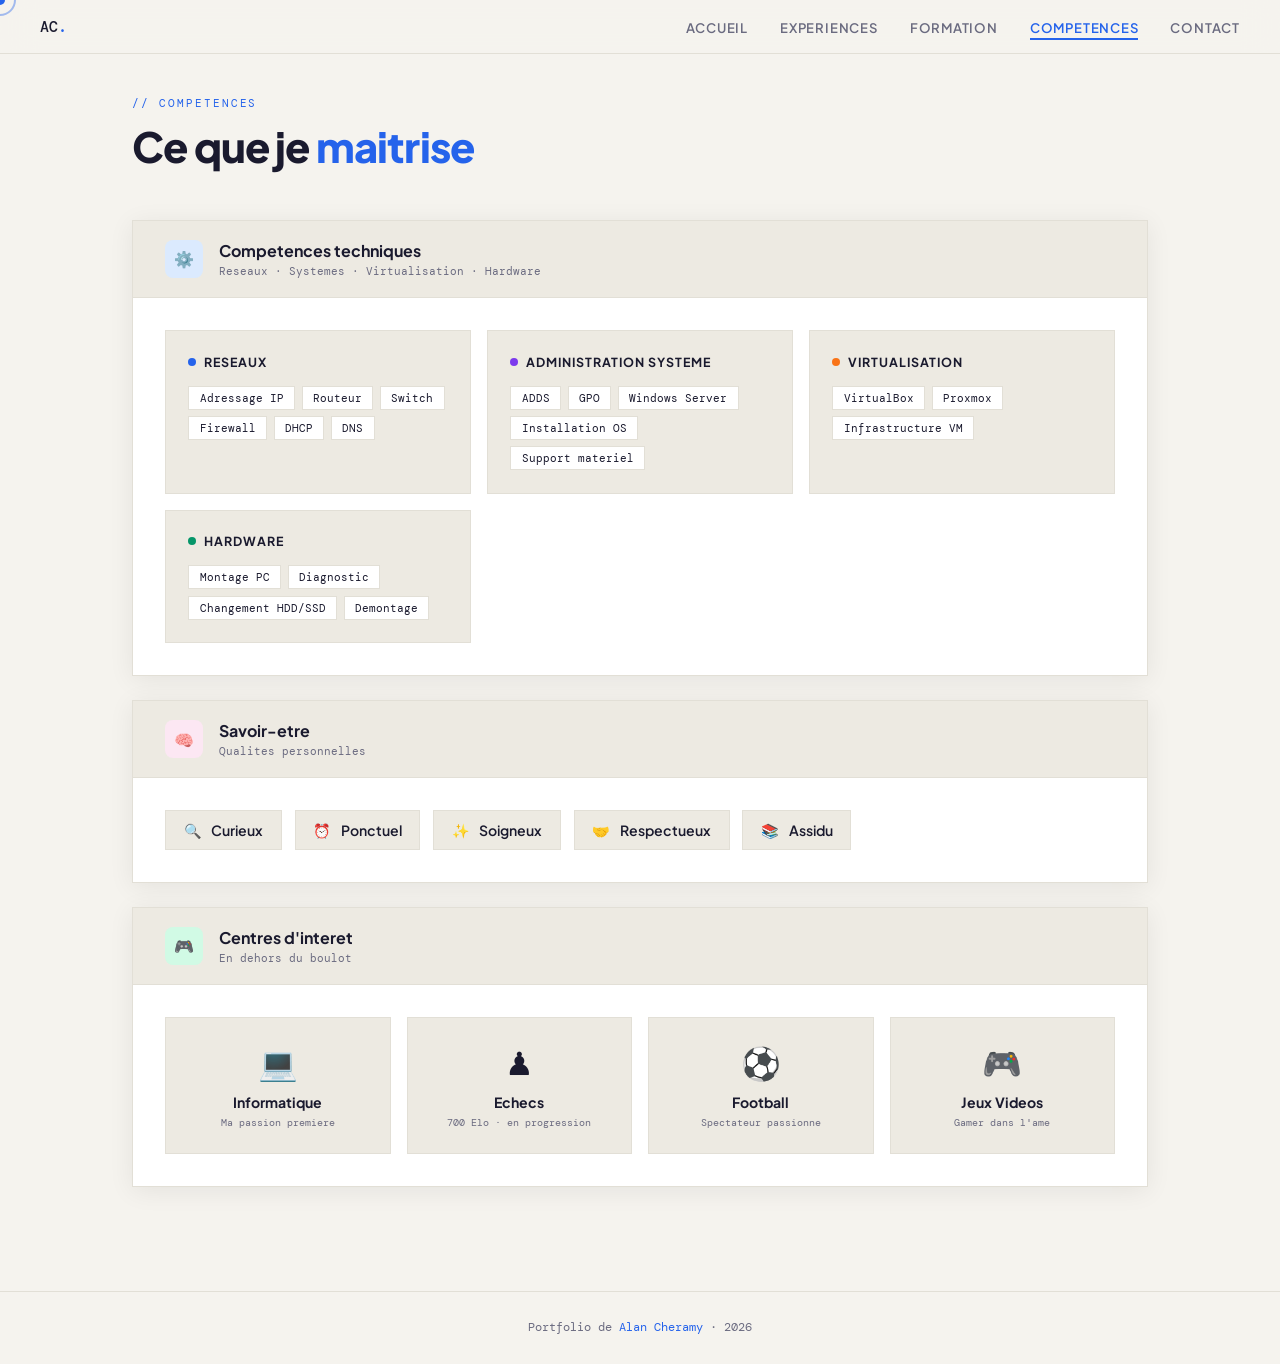
<file: skills.html>
<!DOCTYPE html>
<html lang="fr">
<head>
  <meta charset="UTF-8"/>
  <meta name="viewport" content="width=device-width,initial-scale=1.0"/>
  <title>Alan Cheramy — Competences</title>
  <link href="https://fonts.googleapis.com/css2?family=DM+Mono:wght@400;500&family=Plus+Jakarta+Sans:wght@400;500;600;700;800&display=swap" rel="stylesheet"/>
  <link rel="stylesheet" href="skills.css"/>
</head>
<body>
<div class="cursor" id="cursor"></div>
<div class="cursor-ring" id="cursor-ring"></div>
<nav>
  <div class="nav-logo">AC<span>.</span></div>
  <ul class="nav-links">
<li><a href="accueil.html">Accueil</a></li>
<li><a href="experience.html">Experiences</a></li>
<li><a href="education.html">Formation</a></li>
<li><a href="skills.html">Competences</a></li>
<li><a href="contact.html">Contact</a></li>
  </ul>
</nav>
<section id="skills">
  <div class="container">
    <div class="section-header reveal">
      <div class="section-label">// Competences</div>
      <h2>Ce que je <span>maitrise</span></h2>
    </div>
    <div class="cv-block reveal" style="margin-bottom:1.5rem;">
      <div class="cv-block-header"><div class="cv-block-icon ib">⚙️</div><div><div class="cv-block-title">Competences techniques</div><div class="cv-block-sub">Reseaux · Systemes · Virtualisation · Hardware</div></div></div>
      <div class="cv-block-body">
        <div class="skills-wrap">
          <div class="skill-group"><div class="skill-group-title"><span class="dot"></span>Reseaux</div><div class="skill-tags-wrap"><span class="stag">Adressage IP</span><span class="stag">Routeur</span><span class="stag">Switch</span><span class="stag">Firewall</span><span class="stag">DHCP</span><span class="stag">DNS</span></div></div>
          <div class="skill-group"><div class="skill-group-title"><span class="dot v"></span>Administration systeme</div><div class="skill-tags-wrap"><span class="stag">ADDS</span><span class="stag">GPO</span><span class="stag">Windows Server</span><span class="stag">Installation OS</span><span class="stag">Support materiel</span></div></div>
          <div class="skill-group"><div class="skill-group-title"><span class="dot o"></span>Virtualisation</div><div class="skill-tags-wrap"><span class="stag">VirtualBox</span><span class="stag">Proxmox</span><span class="stag">Infrastructure VM</span></div></div>
          <div class="skill-group"><div class="skill-group-title"><span class="dot g"></span>Hardware</div><div class="skill-tags-wrap"><span class="stag">Montage PC</span><span class="stag">Diagnostic</span><span class="stag">Changement HDD/SSD</span><span class="stag">Demontage</span></div></div>
        </div>
      </div>
    </div>
    <div class="cv-block reveal" style="margin-bottom:1.5rem;">
      <div class="cv-block-header"><div class="cv-block-icon ip">🧠</div><div><div class="cv-block-title">Savoir-etre</div><div class="cv-block-sub">Qualites personnelles</div></div></div>
      <div class="cv-block-body">
        <div class="soft-wrap">
          <div class="soft-item"><span>🔍</span>Curieux</div>
          <div class="soft-item"><span>⏰</span>Ponctuel</div>
          <div class="soft-item"><span>✨</span>Soigneux</div>
          <div class="soft-item"><span>🤝</span>Respectueux</div>
          <div class="soft-item"><span>📚</span>Assidu</div>
        </div>
      </div>
    </div>
    <div class="cv-block reveal">
      <div class="cv-block-header"><div class="cv-block-icon ig">🎮</div><div><div class="cv-block-title">Centres d'interet</div><div class="cv-block-sub">En dehors du boulot</div></div></div>
      <div class="cv-block-body">
        <div class="interest-wrap">
          <div class="interest-item"><div class="interest-icon">💻</div><div class="interest-label">Informatique</div><div class="interest-sub">Ma passion premiere</div></div>
          <div class="interest-item"><div class="interest-icon">♟</div><div class="interest-label">Echecs</div><div class="interest-sub">700 Elo · en progression</div></div>
          <div class="interest-item"><div class="interest-icon">⚽</div><div class="interest-label">Football</div><div class="interest-sub">Spectateur passionne</div></div>
          <div class="interest-item"><div class="interest-icon">🎮</div><div class="interest-label">Jeux Videos</div><div class="interest-sub">Gamer dans l'ame</div></div>
        </div>
      </div>
    </div>
  </div>
</section>
<footer><p>Portfolio de <span>Alan Cheramy</span> · 2026</p></footer>
<script src="skills.js"></script>
</body>
</html>
</file>
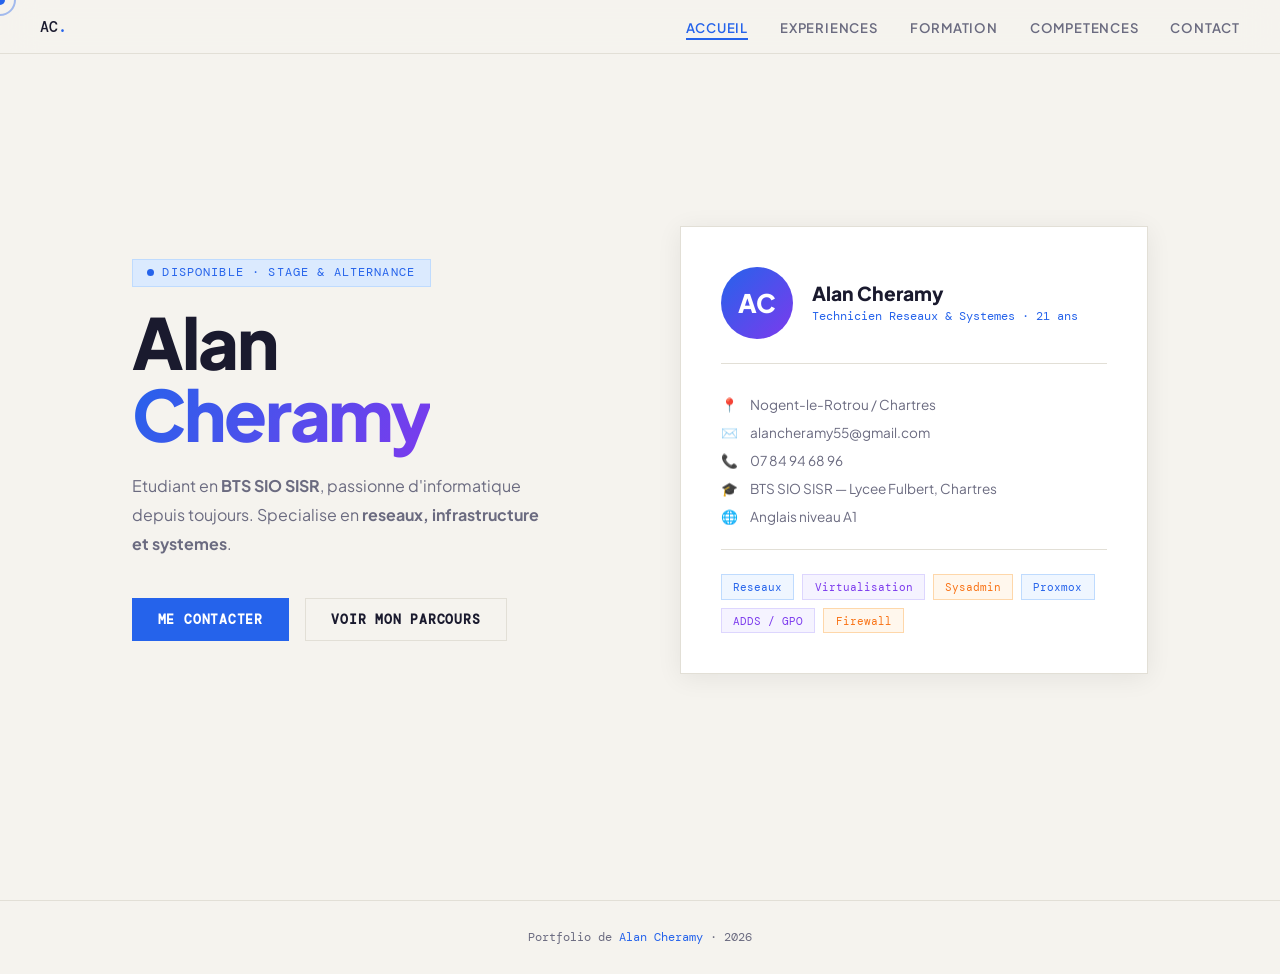
<file: accueil/accueil.html>
<!DOCTYPE html>
<html lang="fr">
<head>
  <meta charset="UTF-8"/>
  <meta name="viewport" content="width=device-width,initial-scale=1.0"/>
  <title>Alan Cheramy — Accueil</title>
  <link href="https://fonts.googleapis.com/css2?family=DM+Mono:wght@400;500&family=Plus+Jakarta+Sans:wght@400;500;600;700;800&display=swap" rel="stylesheet"/>
  <link rel="stylesheet" href="accueil.css"/>
</head>
<body>
<div class="cursor" id="cursor"></div>
<div class="cursor-ring" id="cursor-ring"></div>
<nav>
  <div class="nav-logo">AC<span>.</span></div>
  <ul class="nav-links">
<li><a href="accueil.html">Accueil</a></li>
<li><a href="../experience/experience.html">Experiences</a></li>
<li><a href="../education/education.html">Formation</a></li>
<li><a href="../skills/skills.html">Competences</a></li>
<li><a href="../contact/contact.html">Contact</a></li>
  </ul>
</nav>
<section id="hero">
  <div class="container">
    <div class="hero-inner">
      <div>
        <div class="hero-chip">Disponible · Stage &amp; Alternance</div>
        <h1>Alan<br><em>Cheramy</em></h1>
        <p class="hero-sub">Etudiant en <strong>BTS SIO SISR</strong>, passionne d'informatique depuis toujours. Specialise en <strong>reseaux, infrastructure et systemes</strong>.</p>
        <div class="hero-cta">
          <a href="../contact/contact.html" class="btn btn-primary">Me contacter</a>
          <a href="../experience/experience.html" class="btn btn-ghost">Voir mon parcours</a>
        </div>
      </div>
      <div class="reveal">
        <div class="hero-card">
          <div class="hero-card-header">
            <div class="avatar">AC</div>
            <div>
              <div class="hero-card-name">Alan Cheramy</div>
              <div class="hero-card-role">Technicien Reseaux &amp; Systemes · 21 ans</div>
            </div>
          </div>
          <div class="hero-card-info">
            <div class="info-row"><span>📍</span>Nogent-le-Rotrou / Chartres</div>
            <div class="info-row"><span>✉️</span>alancheramy55@gmail.com</div>
            <div class="info-row"><span>📞</span>07 84 94 68 96</div>
            <div class="info-row"><span>🎓</span>BTS SIO SISR — Lycee Fulbert, Chartres</div>
            <div class="info-row"><span>🌐</span>Anglais niveau A1</div>
          </div>
          <div class="hero-card-tags">
            <span class="chip b">Reseaux</span><span class="chip v">Virtualisation</span>
            <span class="chip o">Sysadmin</span><span class="chip b">Proxmox</span>
            <span class="chip v">ADDS / GPO</span><span class="chip o">Firewall</span>
          </div>
        </div>
      </div>
    </div>
  </div>
</section>
<footer><p>Portfolio de <span>Alan Cheramy</span> · 2026</p></footer>
<script src="accueil.js"></script>
</body>
</html>
</file>
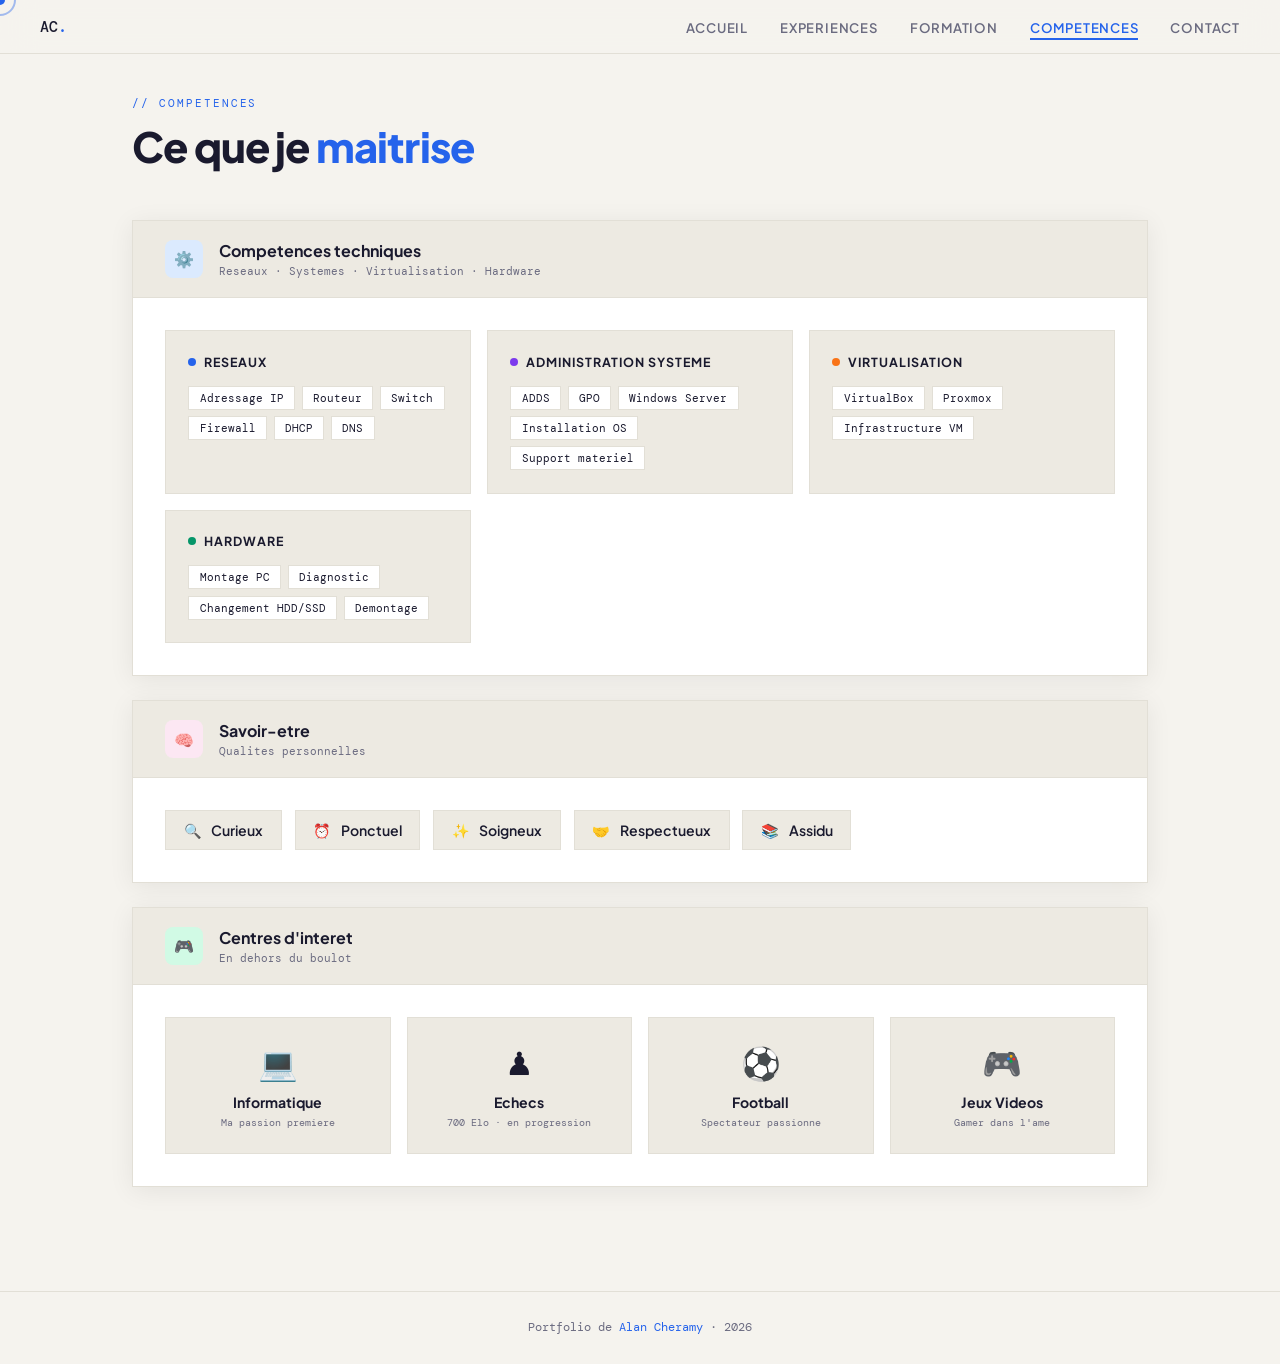
<file: competence/skills.html>
<!DOCTYPE html>
<html lang="fr">
<head>
  <meta charset="UTF-8"/>
  <meta name="viewport" content="width=device-width,initial-scale=1.0"/>
  <title>Alan Cheramy — Competences</title>
  <link href="https://fonts.googleapis.com/css2?family=DM+Mono:wght@400;500&family=Plus+Jakarta+Sans:wght@400;500;600;700;800&display=swap" rel="stylesheet"/>
  <link rel="stylesheet" href="skills.css"/>
</head>
<body>
<div class="cursor" id="cursor"></div>
<div class="cursor-ring" id="cursor-ring"></div>
<nav>
  <div class="nav-logo">AC<span>.</span></div>
  <ul class="nav-links">
<li><a href="../accueil/accueil.html">Accueil</a></li>
<li><a href="../experience/experience.html">Experiences</a></li>
<li><a href="../education/education.html">Formation</a></li>
<li><a href="skills.html">Competences</a></li>
<li><a href="../contact/contact.html">Contact</a></li>
  </ul>
</nav>
<section id="skills">
  <div class="container">
    <div class="section-header reveal">
      <div class="section-label">// Competences</div>
      <h2>Ce que je <span>maitrise</span></h2>
    </div>
    <div class="cv-block reveal" style="margin-bottom:1.5rem;">
      <div class="cv-block-header"><div class="cv-block-icon ib">⚙️</div><div><div class="cv-block-title">Competences techniques</div><div class="cv-block-sub">Reseaux · Systemes · Virtualisation · Hardware</div></div></div>
      <div class="cv-block-body">
        <div class="skills-wrap">
          <div class="skill-group"><div class="skill-group-title"><span class="dot"></span>Reseaux</div><div class="skill-tags-wrap"><span class="stag">Adressage IP</span><span class="stag">Routeur</span><span class="stag">Switch</span><span class="stag">Firewall</span><span class="stag">DHCP</span><span class="stag">DNS</span></div></div>
          <div class="skill-group"><div class="skill-group-title"><span class="dot v"></span>Administration systeme</div><div class="skill-tags-wrap"><span class="stag">ADDS</span><span class="stag">GPO</span><span class="stag">Windows Server</span><span class="stag">Installation OS</span><span class="stag">Support materiel</span></div></div>
          <div class="skill-group"><div class="skill-group-title"><span class="dot o"></span>Virtualisation</div><div class="skill-tags-wrap"><span class="stag">VirtualBox</span><span class="stag">Proxmox</span><span class="stag">Infrastructure VM</span></div></div>
          <div class="skill-group"><div class="skill-group-title"><span class="dot g"></span>Hardware</div><div class="skill-tags-wrap"><span class="stag">Montage PC</span><span class="stag">Diagnostic</span><span class="stag">Changement HDD/SSD</span><span class="stag">Demontage</span></div></div>
        </div>
      </div>
    </div>
    <div class="cv-block reveal" style="margin-bottom:1.5rem;">
      <div class="cv-block-header"><div class="cv-block-icon ip">🧠</div><div><div class="cv-block-title">Savoir-etre</div><div class="cv-block-sub">Qualites personnelles</div></div></div>
      <div class="cv-block-body">
        <div class="soft-wrap">
          <div class="soft-item"><span>🔍</span>Curieux</div>
          <div class="soft-item"><span>⏰</span>Ponctuel</div>
          <div class="soft-item"><span>✨</span>Soigneux</div>
          <div class="soft-item"><span>🤝</span>Respectueux</div>
          <div class="soft-item"><span>📚</span>Assidu</div>
        </div>
      </div>
    </div>
    <div class="cv-block reveal">
      <div class="cv-block-header"><div class="cv-block-icon ig">🎮</div><div><div class="cv-block-title">Centres d'interet</div><div class="cv-block-sub">En dehors du boulot</div></div></div>
      <div class="cv-block-body">
        <div class="interest-wrap">
          <div class="interest-item"><div class="interest-icon">💻</div><div class="interest-label">Informatique</div><div class="interest-sub">Ma passion premiere</div></div>
          <div class="interest-item"><div class="interest-icon">♟</div><div class="interest-label">Echecs</div><div class="interest-sub">700 Elo · en progression</div></div>
          <div class="interest-item"><div class="interest-icon">⚽</div><div class="interest-label">Football</div><div class="interest-sub">Spectateur passionne</div></div>
          <div class="interest-item"><div class="interest-icon">🎮</div><div class="interest-label">Jeux Videos</div><div class="interest-sub">Gamer dans l'ame</div></div>
        </div>
      </div>
    </div>
  </div>
</section>
<footer><p>Portfolio de <span>Alan Cheramy</span> · 2026</p></footer>
<script src="skills.js"></script>
</body>
</html>
</file>
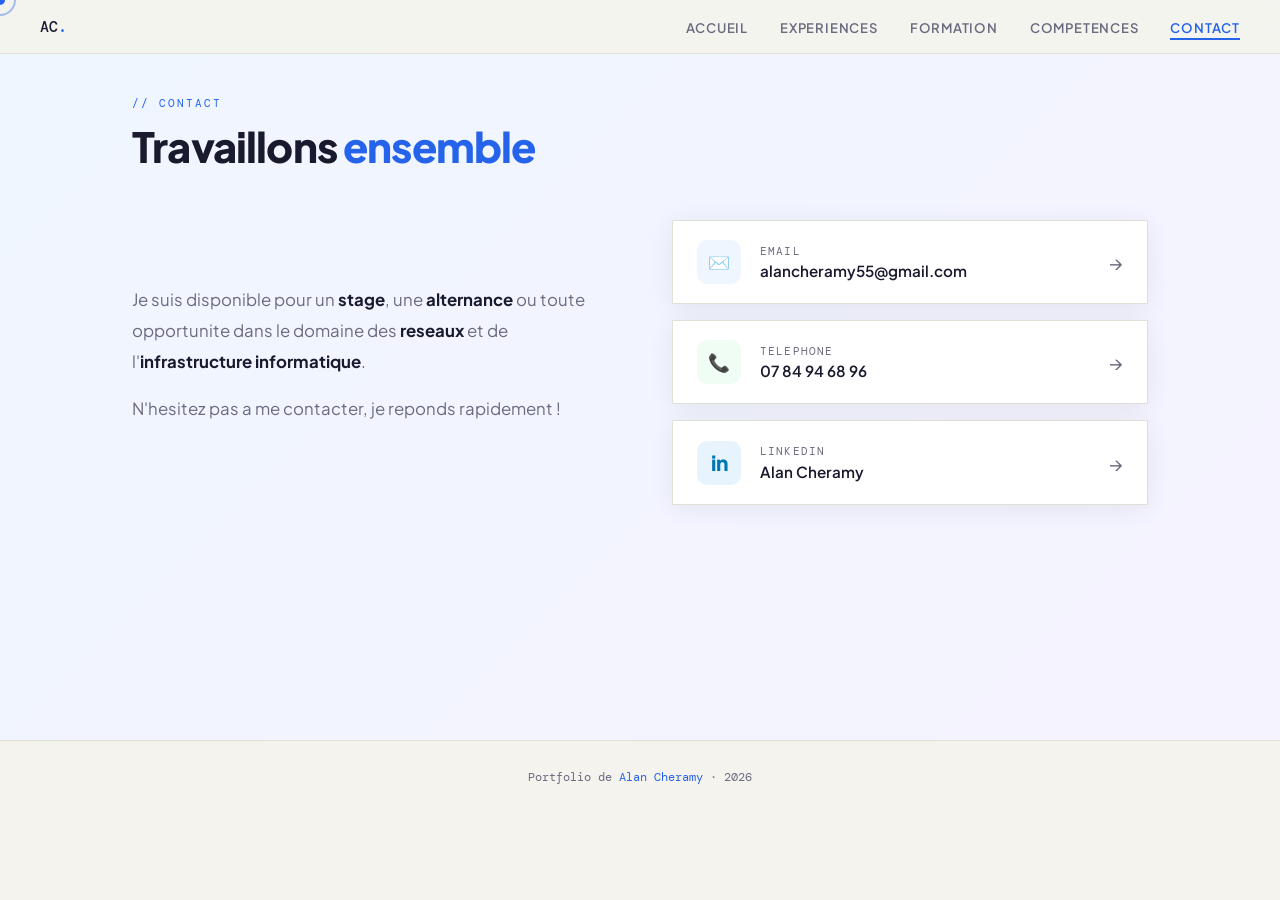
<file: contact/contact.html>
<!DOCTYPE html>
<html lang="fr">
<head>
  <meta charset="UTF-8"/>
  <meta name="viewport" content="width=device-width,initial-scale=1.0"/>
  <title>Alan Cheramy — Contact</title>
  <link href="https://fonts.googleapis.com/css2?family=DM+Mono:wght@400;500&family=Plus+Jakarta+Sans:wght@400;500;600;700;800&display=swap" rel="stylesheet"/>
  <link rel="stylesheet" href="contact.css"/>
</head>
<body>
<div class="cursor" id="cursor"></div>
<div class="cursor-ring" id="cursor-ring"></div>
<nav>
  <div class="nav-logo">AC<span>.</span></div>
  <ul class="nav-links">
<li><a href="../accueil/accueil.html">Accueil</a></li>
<li><a href="../experience/experience.html">Experiences</a></li>
<li><a href="../education/education.html">Formation</a></li>
<li><a href="../skills/skills.html">Competences</a></li>
<li><a href="contact.html">Contact</a></li>
  </ul>
</nav>
<section id="contact">
  <div class="container">
    <div class="section-header reveal">
      <div class="section-label">// Contact</div>
      <h2>Travaillons <span>ensemble</span></h2>
    </div>
    <div class="contact-grid reveal">
      <div class="contact-intro">
        <p>Je suis disponible pour un <strong>stage</strong>, une <strong>alternance</strong> ou toute opportunite dans le domaine des <strong>reseaux</strong> et de l'<strong>infrastructure informatique</strong>.</p>
        <p>N'hesitez pas a me contacter, je reponds rapidement !</p>
      </div>
      <div class="contact-cards">
        <a href="mailto:alancheramy55@gmail.com" class="contact-card">
          <div class="contact-card-icon" style="background:#eff6ff;color:#2563eb;">✉️</div>
          <div class="contact-card-body"><div class="contact-card-label">Email</div><div class="contact-card-value">alancheramy55@gmail.com</div></div>
          <div class="contact-card-arrow">→</div>
        </a>
        <a href="tel:0784946896" class="contact-card">
          <div class="contact-card-icon" style="background:#f0fdf4;color:#059669;">📞</div>
          <div class="contact-card-body"><div class="contact-card-label">Telephone</div><div class="contact-card-value">07 84 94 68 96</div></div>
          <div class="contact-card-arrow">→</div>
        </a>
        <a href="https://www.linkedin.com/in/alan-cheramy-03220a279/" target="_blank" rel="noopener" class="contact-card">
          <div class="contact-card-icon" style="background:#e8f4fd;color:#0077b5;font-size:1.3rem;font-weight:900;">in</div>
          <div class="contact-card-body"><div class="contact-card-label">LinkedIn</div><div class="contact-card-value">Alan Cheramy</div></div>
          <div class="contact-card-arrow">→</div>
        </a>
      </div>
    </div>
  </div>
</section>
<footer><p>Portfolio de <span>Alan Cheramy</span> · 2026</p></footer>
<script src="contact.js"></script>
</body>
</html>
</file>
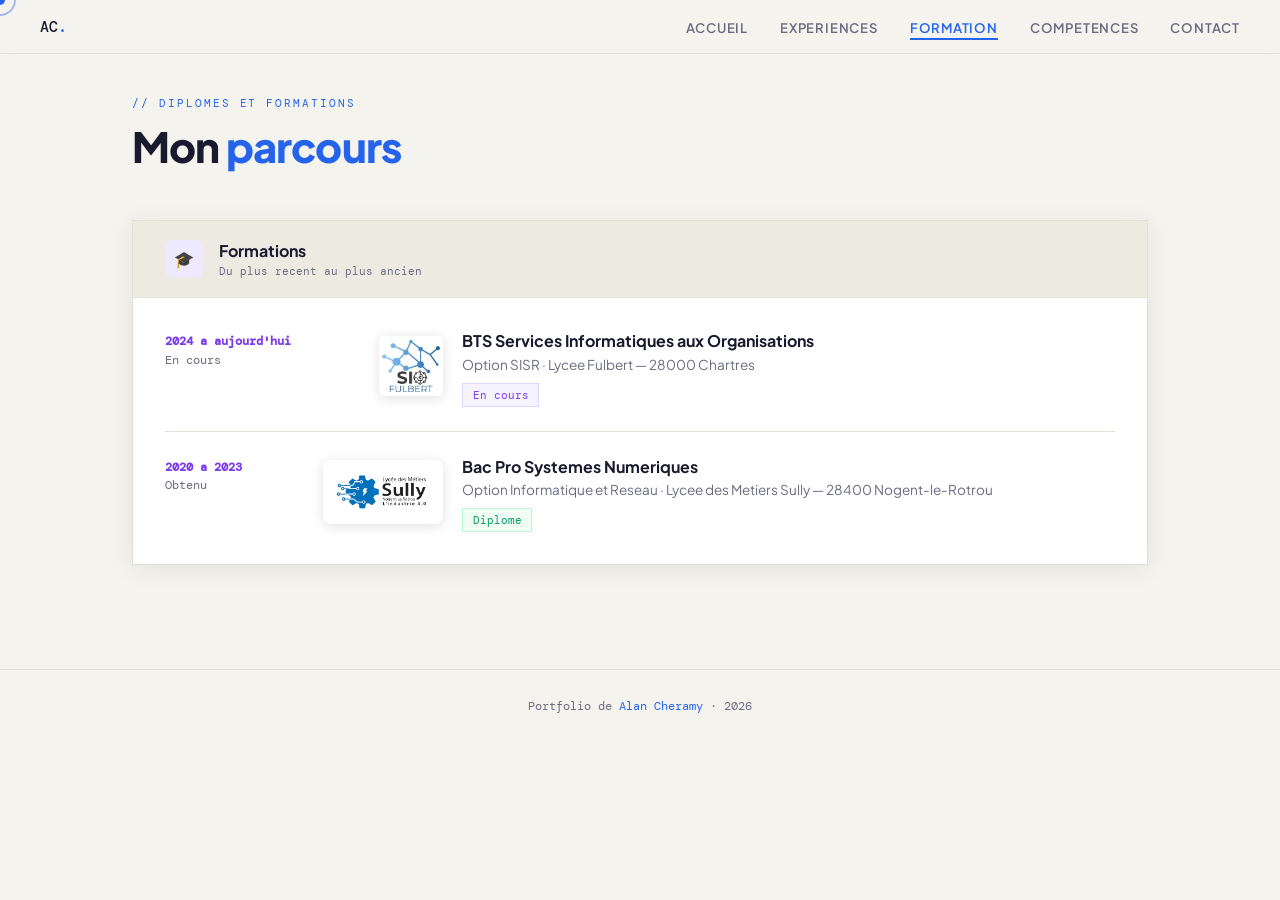
<file: education/education.html>
<!DOCTYPE html>
<html lang="fr">
<head>
  <meta charset="UTF-8"/>
  <meta name="viewport" content="width=device-width,initial-scale=1.0"/>
  <title>Alan Cheramy — Formation</title>
  <link href="https://fonts.googleapis.com/css2?family=DM+Mono:wght@400;500&family=Plus+Jakarta+Sans:wght@400;500;600;700;800&display=swap" rel="stylesheet"/>
  <link rel="stylesheet" href="education.css"/>
</head>
<body>
<div class="cursor" id="cursor"></div>
<div class="cursor-ring" id="cursor-ring"></div>
<nav>
  <div class="nav-logo">AC<span>.</span></div>
  <ul class="nav-links">
<li><a href="../accueil/accueil.html">Accueil</a></li>
<li><a href="../experience/experience.html">Experiences</a></li>
<li><a href="education.html">Formation</a></li>
<li><a href="../skills/skills.html">Competences</a></li>
<li><a href="../contact/contact.html">Contact</a></li>
  </ul>
</nav>
<section id="education">
  <div class="container">
    <div class="section-header reveal">
      <div class="section-label">// Diplomes et Formations</div>
      <h2>Mon <span>parcours</span></h2>
    </div>
    <div class="cv-block reveal">
      <div class="cv-block-header"><div class="cv-block-icon iv">🎓</div><div><div class="cv-block-title">Formations</div><div class="cv-block-sub">Du plus recent au plus ancien</div></div></div>
      <div class="cv-block-body">
        <div class="edu-item">
          <div class="edu-date"><strong>2024 a aujourd'hui</strong>En cours</div>
          <div class="edu-logo-row">
            <div class="edu-logo"><img src="[data-uri]" alt="Logo Lycee Fulbert" style="width:64px;height:64px;object-fit:contain;border-radius:8px;"></div>
            <div>
              <div class="edu-title">BTS Services Informatiques aux Organisations</div>
              <div class="edu-school">Option SISR · Lycee Fulbert — 28000 Chartres</div>
              <span class="edu-badge">En cours</span>
            </div>
          </div>
        </div>
        <div class="edu-item">
          <div class="edu-date"><strong>2020 a 2023</strong>Obtenu</div>
          <div class="edu-logo-row">
            <div class="edu-logo"><img src="[data-uri]" alt="Logo Lycee Sully" style="width:120px;height:64px;object-fit:contain;border-radius:8px;background:#fff;padding:4px;margin-left:-56px;"></div>
            <div>
              <div class="edu-title">Bac Pro Systemes Numeriques</div>
              <div class="edu-school">Option Informatique et Reseau · Lycee des Metiers Sully — 28400 Nogent-le-Rotrou</div>
              <span class="edu-badge g">Diplome</span>
            </div>
          </div>
        </div>
      </div>
    </div>
  </div>
</section>
<footer><p>Portfolio de <span>Alan Cheramy</span> · 2026</p></footer>
<script src="education.js"></script>
</body>
</html>
</file>
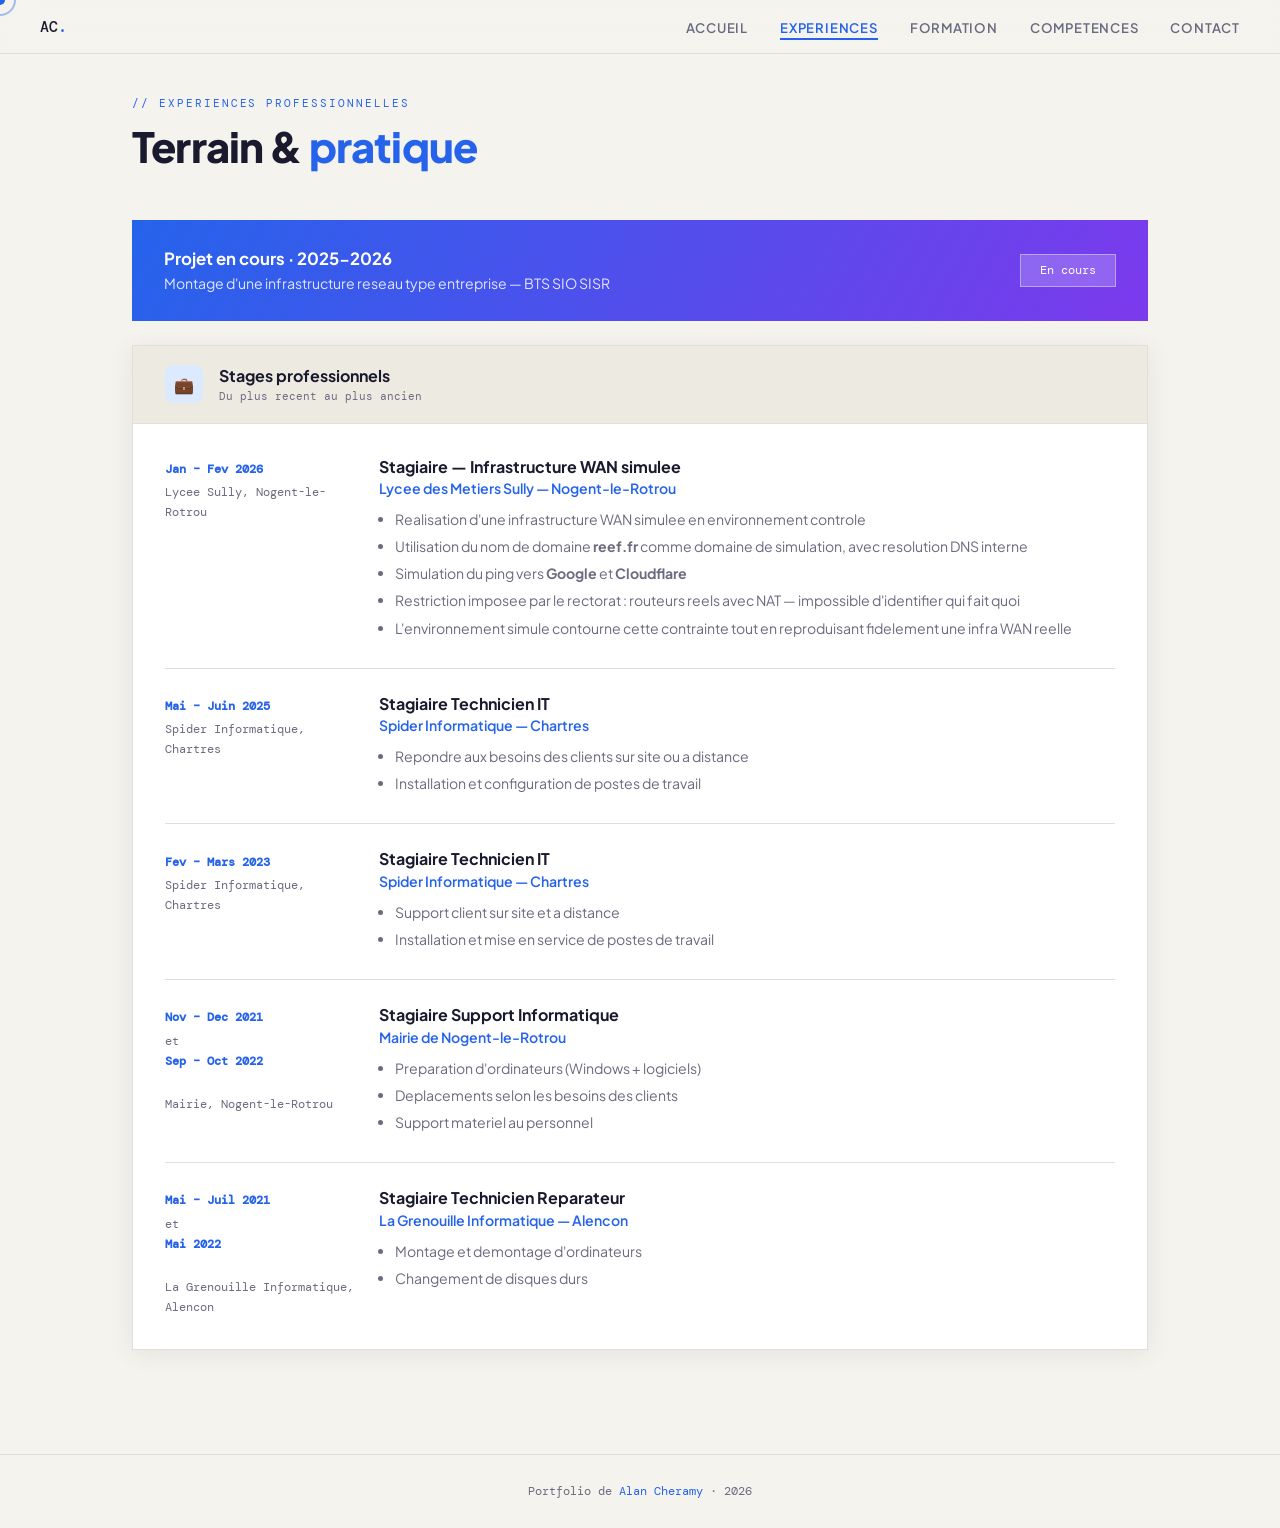
<file: experience/experience.html>
<!DOCTYPE html>
<html lang="fr">
<head>
  <meta charset="UTF-8"/>
  <meta name="viewport" content="width=device-width,initial-scale=1.0"/>
  <title>Alan Cheramy — Experiences</title>
  <link href="https://fonts.googleapis.com/css2?family=DM+Mono:wght@400;500&family=Plus+Jakarta+Sans:wght@400;500;600;700;800&display=swap" rel="stylesheet"/>
  <link rel="stylesheet" href="experience.css"/>
</head>
<body>
<div class="cursor" id="cursor"></div>
<div class="cursor-ring" id="cursor-ring"></div>
<nav>
  <div class="nav-logo">AC<span>.</span></div>
  <ul class="nav-links">
<li><a href="../accueil/accueil.html">Accueil</a></li>
<li><a href="experience.html">Experiences</a></li>
<li><a href="../education/education.html">Formation</a></li>
<li><a href="../skills/skills.html">Competences</a></li>
<li><a href="../contact/contact.html">Contact</a></li>
  </ul>
</nav>
<section id="experience">
  <div class="container">
    <div class="section-header reveal">
      <div class="section-label">// Experiences professionnelles</div>
      <h2>Terrain &amp; <span>pratique</span></h2>
    </div>
    <div class="project-banner reveal">
      <div class="project-banner-text"><h3>Projet en cours · 2025-2026</h3><p>Montage d'une infrastructure reseau type entreprise — BTS SIO SISR</p></div>
      <div class="project-banner-badge">En cours</div>
    </div>
    <div class="cv-block reveal">
      <div class="cv-block-header"><div class="cv-block-icon ib">💼</div><div><div class="cv-block-title">Stages professionnels</div><div class="cv-block-sub">Du plus recent au plus ancien</div></div></div>
      <div class="cv-block-body">
        <div class="exp-item">
          <div class="exp-date"><strong>Jan – Fev 2026</strong>Lycee Sully, Nogent-le-Rotrou</div>
          <div>
            <div class="exp-title">Stagiaire — Infrastructure WAN simulee</div>
            <div class="exp-company">Lycee des Metiers Sully — Nogent-le-Rotrou</div>
            <ul class="exp-desc">
              <li>Realisation d'une infrastructure WAN simulee en environnement controle</li>
              <li>Utilisation du nom de domaine <strong>reef.fr</strong> comme domaine de simulation, avec resolution DNS interne</li>
              <li>Simulation du ping vers <strong>Google</strong> et <strong>Cloudflare</strong></li>
              <li>Restriction imposee par le rectorat : routeurs reels avec NAT — impossible d'identifier qui fait quoi</li>
              <li>L'environnement simule contourne cette contrainte tout en reproduisant fidelement une infra WAN reelle</li>
            </ul>
          </div>
        </div>
        <div class="exp-item">
          <div class="exp-date"><strong>Mai – Juin 2025</strong>Spider Informatique, Chartres</div>
          <div><div class="exp-title">Stagiaire Technicien IT</div><div class="exp-company">Spider Informatique — Chartres</div>
            <ul class="exp-desc"><li>Repondre aux besoins des clients sur site ou a distance</li><li>Installation et configuration de postes de travail</li></ul>
          </div>
        </div>
        <div class="exp-item">
          <div class="exp-date"><strong>Fev – Mars 2023</strong>Spider Informatique, Chartres</div>
          <div><div class="exp-title">Stagiaire Technicien IT</div><div class="exp-company">Spider Informatique — Chartres</div>
            <ul class="exp-desc"><li>Support client sur site et a distance</li><li>Installation et mise en service de postes de travail</li></ul>
          </div>
        </div>
        <div class="exp-item">
          <div class="exp-date"><strong>Nov – Dec 2021</strong>et<br><strong>Sep – Oct 2022</strong><br>Mairie, Nogent-le-Rotrou</div>
          <div><div class="exp-title">Stagiaire Support Informatique</div><div class="exp-company">Mairie de Nogent-le-Rotrou</div>
            <ul class="exp-desc"><li>Preparation d'ordinateurs (Windows + logiciels)</li><li>Deplacements selon les besoins des clients</li><li>Support materiel au personnel</li></ul>
          </div>
        </div>
        <div class="exp-item">
          <div class="exp-date"><strong>Mai – Juil 2021</strong>et<br><strong>Mai 2022</strong><br>La Grenouille Informatique, Alencon</div>
          <div><div class="exp-title">Stagiaire Technicien Reparateur</div><div class="exp-company">La Grenouille Informatique — Alencon</div>
            <ul class="exp-desc"><li>Montage et demontage d'ordinateurs</li><li>Changement de disques durs</li></ul>
          </div>
        </div>
      </div>
    </div>
  </div>
</section>
<footer><p>Portfolio de <span>Alan Cheramy</span> · 2026</p></footer>
<script src="experience.js"></script>
</body>
</html>
</file>
<file: accueil.css>
:root{--bg:#f5f3ee;--surface:#edeae2;--card:#fff;--blue:#2563eb;--violet:#7c3aed;--orange:#f97316;--green:#059669;--pink:#ec4899;--text:#1a1a2e;--muted:#6b6b80;--border:#e2dfd6;--shadow:0 4px 24px rgba(0,0,0,.07);}
    *,*::before,*::after{box-sizing:border-box;margin:0;padding:0;}
    html{scroll-behavior:smooth;}
    body{background:var(--bg);color:var(--text);font-family:'Plus Jakarta Sans',sans-serif;overflow-x:hidden;cursor:none;}
    .cursor{width:10px;height:10px;background:var(--blue);border-radius:50%;position:fixed;pointer-events:none;z-index:9999;transform:translate(-50%,-50%);transition:width .2s,height .2s,background .2s;}
    .cursor-ring{width:32px;height:32px;border:2px solid var(--blue);border-radius:50%;position:fixed;pointer-events:none;z-index:9998;transform:translate(-50%,-50%);transition:all .15s ease-out;opacity:.4;}
    nav{position:fixed;top:0;left:0;right:0;z-index:100;padding:1rem 2.5rem;display:flex;justify-content:space-between;align-items:center;background:rgba(245,243,238,.92);backdrop-filter:blur(16px);border-bottom:1px solid var(--border);}
    .nav-logo{font-family:'DM Mono',monospace;font-size:.95rem;font-weight:500;color:var(--text);}
    .nav-logo span{color:var(--blue);}
    .nav-links{display:flex;gap:2rem;list-style:none;}
    .nav-links a{font-size:.82rem;font-weight:600;color:var(--muted);text-decoration:none;letter-spacing:.06em;text-transform:uppercase;transition:color .2s;position:relative;}
    .nav-links a::after{content:'';position:absolute;bottom:-4px;left:0;width:0;height:2px;background:var(--blue);transition:width .25s;}
    .nav-links a:hover{color:var(--blue);}
    .nav-links a:hover::after{width:100%;}
    .container{max-width:1080px;margin:0 auto;padding:0 2rem;}
    #hero{min-height:100vh;display:flex;align-items:center;padding-top:80px;}
    .hero-inner{display:grid;grid-template-columns:1fr 1fr;gap:5rem;align-items:center;width:100%;}
    .hero-chip{display:inline-flex;align-items:center;gap:.5rem;background:#dbeafe;color:var(--blue);border:1px solid #bfdbfe;padding:.35rem .9rem;font-family:'DM Mono',monospace;font-size:.72rem;letter-spacing:.1em;text-transform:uppercase;margin-bottom:1.2rem;}
    .hero-chip::before{content:'';width:7px;height:7px;border-radius:50%;background:var(--blue);animation:blink 1.5s infinite;}
    @keyframes blink{0%,100%{opacity:1}50%{opacity:.2}}
    h1{font-size:clamp(3rem,5.5vw,5rem);font-weight:800;line-height:1.02;letter-spacing:-.03em;color:var(--text);}
    h1 em{font-style:normal;background:linear-gradient(120deg,var(--blue),var(--violet));-webkit-background-clip:text;-webkit-text-fill-color:transparent;}
    .hero-sub{margin-top:1.4rem;font-size:1rem;color:var(--muted);line-height:1.8;max-width:420px;}
    .hero-cta{margin-top:2.5rem;display:flex;gap:1rem;flex-wrap:wrap;}
    .btn{display:inline-flex;align-items:center;gap:.5rem;padding:.75rem 1.6rem;font-size:.82rem;font-weight:700;letter-spacing:.06em;text-transform:uppercase;text-decoration:none;border:none;cursor:none;transition:all .25s;font-family:'DM Mono',monospace;}
    .btn-primary{background:var(--blue);color:#fff;}
    .btn-primary:hover{background:var(--violet);transform:translateY(-2px);box-shadow:0 8px 20px rgba(37,99,235,.3);}
    .btn-ghost{background:transparent;color:var(--text);border:1.5px solid var(--border);}
    .btn-ghost:hover{border-color:var(--blue);color:var(--blue);transform:translateY(-2px);}
    .hero-card{background:var(--card);border:1px solid var(--border);box-shadow:var(--shadow);padding:2.5rem;}
    .hero-card-header{display:flex;align-items:center;gap:1.2rem;margin-bottom:2rem;padding-bottom:1.5rem;border-bottom:1px solid var(--border);}
    .avatar{width:72px;height:72px;background:linear-gradient(135deg,var(--blue),var(--violet));border-radius:50%;display:flex;align-items:center;justify-content:center;font-size:1.6rem;font-weight:800;color:#fff;flex-shrink:0;}
    .hero-card-name{font-size:1.2rem;font-weight:800;color:var(--text);}
    .hero-card-role{font-family:'DM Mono',monospace;font-size:.72rem;color:var(--blue);margin-top:.2rem;}
    .hero-card-info{display:flex;flex-direction:column;gap:.7rem;}
    .info-row{display:flex;align-items:center;gap:.75rem;font-size:.85rem;color:var(--muted);}
    .hero-card-tags{margin-top:1.5rem;padding-top:1.5rem;border-top:1px solid var(--border);display:flex;flex-wrap:wrap;gap:.5rem;}
    .chip{font-family:'DM Mono',monospace;font-size:.68rem;padding:.3rem .7rem;background:var(--surface);border:1px solid var(--border);color:var(--text);}
    .chip.b{background:#eff6ff;border-color:#bfdbfe;color:var(--blue);}
    .chip.v{background:#f5f3ff;border-color:#ddd6fe;color:var(--violet);}
    .chip.o{background:#fff7ed;border-color:#fed7aa;color:var(--orange);}
    section{padding:5rem 0;}
    .section-label{font-family:'DM Mono',monospace;font-size:.68rem;color:var(--blue);letter-spacing:.18em;text-transform:uppercase;margin-bottom:.6rem;}
    h2{font-size:clamp(1.8rem,3.5vw,2.6rem);font-weight:800;letter-spacing:-.02em;color:var(--text);}
    h2 span{color:var(--blue);}
    .section-header{margin-bottom:3rem;}
    .divider{height:1px;background:var(--border);margin:0 2rem;}
    .cv-block{background:var(--card);border:1px solid var(--border);box-shadow:var(--shadow);margin-bottom:1.5rem;overflow:hidden;}
    .cv-block-header{padding:1.2rem 2rem;border-bottom:1px solid var(--border);display:flex;align-items:center;gap:1rem;background:var(--surface);}
    .cv-block-icon{width:38px;height:38px;border-radius:8px;display:flex;align-items:center;justify-content:center;font-size:1rem;flex-shrink:0;}
    .ib{background:#dbeafe;}.iv{background:#ede9fe;}.ig{background:#d1fae5;}.ip{background:#fce7f3;}
    .cv-block-title{font-size:1rem;font-weight:700;color:var(--text);}
    .cv-block-sub{font-family:'DM Mono',monospace;font-size:.7rem;color:var(--muted);margin-top:.2rem;}
    .cv-block-body{padding:2rem;}
    .exp-item{padding:1.5rem 0;border-bottom:1px solid var(--border);display:grid;grid-template-columns:190px 1fr;gap:1.5rem;}
    .exp-item:last-child{border-bottom:none;padding-bottom:0;}
    .exp-item:first-child{padding-top:0;}
    .exp-date{font-family:'DM Mono',monospace;font-size:.72rem;color:var(--muted);line-height:1.7;padding-top:.2rem;}
    .exp-date strong{display:block;color:var(--blue);font-size:.78rem;margin-bottom:.2rem;}
    .exp-title{font-size:1rem;font-weight:700;color:var(--text);}
    .exp-company{font-size:.88rem;color:var(--blue);font-weight:600;margin-top:.15rem;}
    .exp-desc{margin-top:.7rem;font-size:.88rem;color:var(--muted);line-height:1.7;}
    .exp-desc li{margin-left:1rem;margin-bottom:.2rem;}
    .edu-item{padding:1.5rem 0;border-bottom:1px solid var(--border);display:grid;grid-template-columns:190px 1fr;gap:1.5rem;}
    .edu-item:last-child{border-bottom:none;padding-bottom:0;}
    .edu-item:first-child{padding-top:0;}
    .edu-date{font-family:'DM Mono',monospace;font-size:.72rem;color:var(--muted);padding-top:.2rem;}
    .edu-date strong{display:block;color:var(--violet);font-size:.78rem;margin-bottom:.2rem;}
    .edu-logo-row{display:flex;align-items:center;gap:1.2rem;}
    .edu-logo{flex-shrink:0;filter:drop-shadow(0 2px 6px rgba(0,0,0,.12));transition:transform .2s;}
    .edu-logo:hover{transform:scale(1.06);}
    .edu-title{font-size:1rem;font-weight:700;color:var(--text);}
    .edu-school{font-size:.85rem;color:var(--muted);margin-top:.3rem;}
    .edu-badge{display:inline-block;margin-top:.6rem;font-family:'DM Mono',monospace;font-size:.68rem;padding:.25rem .6rem;background:#f5f3ff;border:1px solid #ddd6fe;color:var(--violet);}
    .edu-badge.g{background:#f0fdf4;border-color:#bbf7d0;color:var(--green);}
    .skills-wrap{display:grid;grid-template-columns:repeat(auto-fill,minmax(260px,1fr));gap:1rem;}
    .skill-group{padding:1.4rem;border:1px solid var(--border);background:var(--surface);}
    .skill-group-title{font-size:.78rem;font-weight:700;letter-spacing:.08em;text-transform:uppercase;color:var(--text);margin-bottom:1rem;display:flex;align-items:center;gap:.5rem;}
    .dot{width:8px;height:8px;border-radius:50%;background:var(--blue);flex-shrink:0;}
    .dot.v{background:var(--violet);}.dot.o{background:var(--orange);}.dot.g{background:var(--green);}
    .skill-tags-wrap{display:flex;flex-wrap:wrap;gap:.4rem;}
    .stag{font-family:'DM Mono',monospace;font-size:.7rem;padding:.25rem .65rem;background:#fff;border:1px solid var(--border);color:var(--text);transition:all .2s;}
    .stag:hover{border-color:var(--blue);color:var(--blue);}
    .soft-wrap{display:flex;flex-wrap:wrap;gap:.8rem;}
    .soft-item{display:flex;align-items:center;gap:.6rem;padding:.6rem 1.1rem;border:1px solid var(--border);background:var(--surface);font-size:.88rem;font-weight:600;transition:all .2s;}
    .soft-item:hover{border-color:var(--blue);background:#eff6ff;color:var(--blue);}
    .interest-wrap{display:grid;grid-template-columns:repeat(4,1fr);gap:1rem;}
    .interest-item{padding:1.5rem 1rem;text-align:center;border:1px solid var(--border);background:var(--surface);transition:all .25s;}
    .interest-item:hover{border-color:var(--orange);background:#fff;transform:translateY(-3px);box-shadow:var(--shadow);}
    .interest-icon{font-size:2rem;margin-bottom:.6rem;}
    .interest-label{font-size:.88rem;font-weight:700;color:var(--text);}
    .interest-sub{font-family:'DM Mono',monospace;font-size:.65rem;color:var(--muted);margin-top:.3rem;}
    .project-banner{background:linear-gradient(120deg,var(--blue),var(--violet));padding:1.8rem 2rem;display:flex;align-items:center;justify-content:space-between;gap:1rem;flex-wrap:wrap;margin-bottom:1.5rem;}
    .project-banner-text{color:#fff;}
    .project-banner-text h3{font-size:1.05rem;font-weight:700;margin-bottom:.3rem;}
    .project-banner-text p{font-size:.88rem;opacity:.85;}
    .project-banner-badge{font-family:'DM Mono',monospace;font-size:.72rem;padding:.5rem 1.2rem;background:rgba(255,255,255,.2);border:1px solid rgba(255,255,255,.4);color:#fff;white-space:nowrap;}
    #contact{background:linear-gradient(135deg,#eff6ff 0%,#f5f3ff 100%);padding:5rem 0;}
    .contact-grid{display:grid;grid-template-columns:1fr 1fr;gap:4rem;align-items:center;}
    .contact-intro p{font-size:1.05rem;color:var(--muted);line-height:1.85;margin-bottom:1rem;}
    .contact-intro p strong{color:var(--text);}
    .contact-cards{display:flex;flex-direction:column;gap:1rem;}
    .contact-card{display:flex;align-items:center;gap:1.2rem;padding:1.2rem 1.5rem;background:var(--card);border:1px solid var(--border);text-decoration:none;color:var(--text);box-shadow:var(--shadow);transition:all .25s;position:relative;overflow:hidden;}
    .contact-card::before{content:'';position:absolute;left:0;top:0;bottom:0;width:3px;background:var(--blue);transform:scaleY(0);transition:transform .25s;}
    .contact-card:hover{transform:translateX(6px);border-color:var(--blue);box-shadow:0 8px 30px rgba(37,99,235,.12);}
    .contact-card:hover::before{transform:scaleY(1);}
    .contact-card-icon{width:44px;height:44px;border-radius:10px;display:flex;align-items:center;justify-content:center;font-size:1.1rem;font-weight:800;flex-shrink:0;}
    .contact-card-body{flex:1;}
    .contact-card-label{font-family:'DM Mono',monospace;font-size:.68rem;color:var(--muted);letter-spacing:.1em;text-transform:uppercase;margin-bottom:.2rem;}
    .contact-card-value{font-size:.95rem;font-weight:600;color:var(--text);}
    .contact-card-arrow{font-size:1.2rem;color:var(--muted);transition:all .25s;}
    .contact-card:hover .contact-card-arrow{color:var(--blue);transform:translateX(4px);}
    footer{padding:1.8rem 2rem;text-align:center;font-family:'DM Mono',monospace;font-size:.72rem;color:var(--muted);border-top:1px solid var(--border);}
    footer span{color:var(--blue);}
    .reveal{opacity:0;transform:translateY(24px);transition:opacity .65s,transform .65s;}
    .reveal.visible{opacity:1;transform:translateY(0);}
    @media(max-width:768px){.hero-inner{grid-template-columns:1fr;}.exp-item,.edu-item{grid-template-columns:1fr;gap:.5rem;}.interest-wrap{grid-template-columns:repeat(2,1fr);}.contact-grid{grid-template-columns:1fr;gap:2rem;}.nav-links{display:none;}}
  
.nav-links a.active { color: var(--blue); }
.nav-links a.active::after { width: 100%; }
</file>
<file: contact.css>
:root{--bg:#f5f3ee;--surface:#edeae2;--card:#fff;--blue:#2563eb;--violet:#7c3aed;--orange:#f97316;--green:#059669;--pink:#ec4899;--text:#1a1a2e;--muted:#6b6b80;--border:#e2dfd6;--shadow:0 4px 24px rgba(0,0,0,.07);}
    *,*::before,*::after{box-sizing:border-box;margin:0;padding:0;}
    html{scroll-behavior:smooth;}
    body{background:var(--bg);color:var(--text);font-family:'Plus Jakarta Sans',sans-serif;overflow-x:hidden;cursor:none;}
    .cursor{width:10px;height:10px;background:var(--blue);border-radius:50%;position:fixed;pointer-events:none;z-index:9999;transform:translate(-50%,-50%);transition:width .2s,height .2s,background .2s;}
    .cursor-ring{width:32px;height:32px;border:2px solid var(--blue);border-radius:50%;position:fixed;pointer-events:none;z-index:9998;transform:translate(-50%,-50%);transition:all .15s ease-out;opacity:.4;}
    nav{position:fixed;top:0;left:0;right:0;z-index:100;padding:1rem 2.5rem;display:flex;justify-content:space-between;align-items:center;background:rgba(245,243,238,.92);backdrop-filter:blur(16px);border-bottom:1px solid var(--border);}
    .nav-logo{font-family:'DM Mono',monospace;font-size:.95rem;font-weight:500;color:var(--text);}
    .nav-logo span{color:var(--blue);}
    .nav-links{display:flex;gap:2rem;list-style:none;}
    .nav-links a{font-size:.82rem;font-weight:600;color:var(--muted);text-decoration:none;letter-spacing:.06em;text-transform:uppercase;transition:color .2s;position:relative;}
    .nav-links a::after{content:'';position:absolute;bottom:-4px;left:0;width:0;height:2px;background:var(--blue);transition:width .25s;}
    .nav-links a:hover{color:var(--blue);}
    .nav-links a:hover::after{width:100%;}
    .container{max-width:1080px;margin:0 auto;padding:0 2rem;}
    #hero{min-height:100vh;display:flex;align-items:center;padding-top:80px;}
    .hero-inner{display:grid;grid-template-columns:1fr 1fr;gap:5rem;align-items:center;width:100%;}
    .hero-chip{display:inline-flex;align-items:center;gap:.5rem;background:#dbeafe;color:var(--blue);border:1px solid #bfdbfe;padding:.35rem .9rem;font-family:'DM Mono',monospace;font-size:.72rem;letter-spacing:.1em;text-transform:uppercase;margin-bottom:1.2rem;}
    .hero-chip::before{content:'';width:7px;height:7px;border-radius:50%;background:var(--blue);animation:blink 1.5s infinite;}
    @keyframes blink{0%,100%{opacity:1}50%{opacity:.2}}
    h1{font-size:clamp(3rem,5.5vw,5rem);font-weight:800;line-height:1.02;letter-spacing:-.03em;color:var(--text);}
    h1 em{font-style:normal;background:linear-gradient(120deg,var(--blue),var(--violet));-webkit-background-clip:text;-webkit-text-fill-color:transparent;}
    .hero-sub{margin-top:1.4rem;font-size:1rem;color:var(--muted);line-height:1.8;max-width:420px;}
    .hero-cta{margin-top:2.5rem;display:flex;gap:1rem;flex-wrap:wrap;}
    .btn{display:inline-flex;align-items:center;gap:.5rem;padding:.75rem 1.6rem;font-size:.82rem;font-weight:700;letter-spacing:.06em;text-transform:uppercase;text-decoration:none;border:none;cursor:none;transition:all .25s;font-family:'DM Mono',monospace;}
    .btn-primary{background:var(--blue);color:#fff;}
    .btn-primary:hover{background:var(--violet);transform:translateY(-2px);box-shadow:0 8px 20px rgba(37,99,235,.3);}
    .btn-ghost{background:transparent;color:var(--text);border:1.5px solid var(--border);}
    .btn-ghost:hover{border-color:var(--blue);color:var(--blue);transform:translateY(-2px);}
    .hero-card{background:var(--card);border:1px solid var(--border);box-shadow:var(--shadow);padding:2.5rem;}
    .hero-card-header{display:flex;align-items:center;gap:1.2rem;margin-bottom:2rem;padding-bottom:1.5rem;border-bottom:1px solid var(--border);}
    .avatar{width:72px;height:72px;background:linear-gradient(135deg,var(--blue),var(--violet));border-radius:50%;display:flex;align-items:center;justify-content:center;font-size:1.6rem;font-weight:800;color:#fff;flex-shrink:0;}
    .hero-card-name{font-size:1.2rem;font-weight:800;color:var(--text);}
    .hero-card-role{font-family:'DM Mono',monospace;font-size:.72rem;color:var(--blue);margin-top:.2rem;}
    .hero-card-info{display:flex;flex-direction:column;gap:.7rem;}
    .info-row{display:flex;align-items:center;gap:.75rem;font-size:.85rem;color:var(--muted);}
    .hero-card-tags{margin-top:1.5rem;padding-top:1.5rem;border-top:1px solid var(--border);display:flex;flex-wrap:wrap;gap:.5rem;}
    .chip{font-family:'DM Mono',monospace;font-size:.68rem;padding:.3rem .7rem;background:var(--surface);border:1px solid var(--border);color:var(--text);}
    .chip.b{background:#eff6ff;border-color:#bfdbfe;color:var(--blue);}
    .chip.v{background:#f5f3ff;border-color:#ddd6fe;color:var(--violet);}
    .chip.o{background:#fff7ed;border-color:#fed7aa;color:var(--orange);}
    section{padding:5rem 0;}
    .section-label{font-family:'DM Mono',monospace;font-size:.68rem;color:var(--blue);letter-spacing:.18em;text-transform:uppercase;margin-bottom:.6rem;}
    h2{font-size:clamp(1.8rem,3.5vw,2.6rem);font-weight:800;letter-spacing:-.02em;color:var(--text);}
    h2 span{color:var(--blue);}
    .section-header{margin-bottom:3rem;}
    .divider{height:1px;background:var(--border);margin:0 2rem;}
    .cv-block{background:var(--card);border:1px solid var(--border);box-shadow:var(--shadow);margin-bottom:1.5rem;overflow:hidden;}
    .cv-block-header{padding:1.2rem 2rem;border-bottom:1px solid var(--border);display:flex;align-items:center;gap:1rem;background:var(--surface);}
    .cv-block-icon{width:38px;height:38px;border-radius:8px;display:flex;align-items:center;justify-content:center;font-size:1rem;flex-shrink:0;}
    .ib{background:#dbeafe;}.iv{background:#ede9fe;}.ig{background:#d1fae5;}.ip{background:#fce7f3;}
    .cv-block-title{font-size:1rem;font-weight:700;color:var(--text);}
    .cv-block-sub{font-family:'DM Mono',monospace;font-size:.7rem;color:var(--muted);margin-top:.2rem;}
    .cv-block-body{padding:2rem;}
    .exp-item{padding:1.5rem 0;border-bottom:1px solid var(--border);display:grid;grid-template-columns:190px 1fr;gap:1.5rem;}
    .exp-item:last-child{border-bottom:none;padding-bottom:0;}
    .exp-item:first-child{padding-top:0;}
    .exp-date{font-family:'DM Mono',monospace;font-size:.72rem;color:var(--muted);line-height:1.7;padding-top:.2rem;}
    .exp-date strong{display:block;color:var(--blue);font-size:.78rem;margin-bottom:.2rem;}
    .exp-title{font-size:1rem;font-weight:700;color:var(--text);}
    .exp-company{font-size:.88rem;color:var(--blue);font-weight:600;margin-top:.15rem;}
    .exp-desc{margin-top:.7rem;font-size:.88rem;color:var(--muted);line-height:1.7;}
    .exp-desc li{margin-left:1rem;margin-bottom:.2rem;}
    .edu-item{padding:1.5rem 0;border-bottom:1px solid var(--border);display:grid;grid-template-columns:190px 1fr;gap:1.5rem;}
    .edu-item:last-child{border-bottom:none;padding-bottom:0;}
    .edu-item:first-child{padding-top:0;}
    .edu-date{font-family:'DM Mono',monospace;font-size:.72rem;color:var(--muted);padding-top:.2rem;}
    .edu-date strong{display:block;color:var(--violet);font-size:.78rem;margin-bottom:.2rem;}
    .edu-logo-row{display:flex;align-items:center;gap:1.2rem;}
    .edu-logo{flex-shrink:0;filter:drop-shadow(0 2px 6px rgba(0,0,0,.12));transition:transform .2s;}
    .edu-logo:hover{transform:scale(1.06);}
    .edu-title{font-size:1rem;font-weight:700;color:var(--text);}
    .edu-school{font-size:.85rem;color:var(--muted);margin-top:.3rem;}
    .edu-badge{display:inline-block;margin-top:.6rem;font-family:'DM Mono',monospace;font-size:.68rem;padding:.25rem .6rem;background:#f5f3ff;border:1px solid #ddd6fe;color:var(--violet);}
    .edu-badge.g{background:#f0fdf4;border-color:#bbf7d0;color:var(--green);}
    .skills-wrap{display:grid;grid-template-columns:repeat(auto-fill,minmax(260px,1fr));gap:1rem;}
    .skill-group{padding:1.4rem;border:1px solid var(--border);background:var(--surface);}
    .skill-group-title{font-size:.78rem;font-weight:700;letter-spacing:.08em;text-transform:uppercase;color:var(--text);margin-bottom:1rem;display:flex;align-items:center;gap:.5rem;}
    .dot{width:8px;height:8px;border-radius:50%;background:var(--blue);flex-shrink:0;}
    .dot.v{background:var(--violet);}.dot.o{background:var(--orange);}.dot.g{background:var(--green);}
    .skill-tags-wrap{display:flex;flex-wrap:wrap;gap:.4rem;}
    .stag{font-family:'DM Mono',monospace;font-size:.7rem;padding:.25rem .65rem;background:#fff;border:1px solid var(--border);color:var(--text);transition:all .2s;}
    .stag:hover{border-color:var(--blue);color:var(--blue);}
    .soft-wrap{display:flex;flex-wrap:wrap;gap:.8rem;}
    .soft-item{display:flex;align-items:center;gap:.6rem;padding:.6rem 1.1rem;border:1px solid var(--border);background:var(--surface);font-size:.88rem;font-weight:600;transition:all .2s;}
    .soft-item:hover{border-color:var(--blue);background:#eff6ff;color:var(--blue);}
    .interest-wrap{display:grid;grid-template-columns:repeat(4,1fr);gap:1rem;}
    .interest-item{padding:1.5rem 1rem;text-align:center;border:1px solid var(--border);background:var(--surface);transition:all .25s;}
    .interest-item:hover{border-color:var(--orange);background:#fff;transform:translateY(-3px);box-shadow:var(--shadow);}
    .interest-icon{font-size:2rem;margin-bottom:.6rem;}
    .interest-label{font-size:.88rem;font-weight:700;color:var(--text);}
    .interest-sub{font-family:'DM Mono',monospace;font-size:.65rem;color:var(--muted);margin-top:.3rem;}
    .project-banner{background:linear-gradient(120deg,var(--blue),var(--violet));padding:1.8rem 2rem;display:flex;align-items:center;justify-content:space-between;gap:1rem;flex-wrap:wrap;margin-bottom:1.5rem;}
    .project-banner-text{color:#fff;}
    .project-banner-text h3{font-size:1.05rem;font-weight:700;margin-bottom:.3rem;}
    .project-banner-text p{font-size:.88rem;opacity:.85;}
    .project-banner-badge{font-family:'DM Mono',monospace;font-size:.72rem;padding:.5rem 1.2rem;background:rgba(255,255,255,.2);border:1px solid rgba(255,255,255,.4);color:#fff;white-space:nowrap;}
    #contact{background:linear-gradient(135deg,#eff6ff 0%,#f5f3ff 100%);padding:5rem 0;}
    .contact-grid{display:grid;grid-template-columns:1fr 1fr;gap:4rem;align-items:center;}
    .contact-intro p{font-size:1.05rem;color:var(--muted);line-height:1.85;margin-bottom:1rem;}
    .contact-intro p strong{color:var(--text);}
    .contact-cards{display:flex;flex-direction:column;gap:1rem;}
    .contact-card{display:flex;align-items:center;gap:1.2rem;padding:1.2rem 1.5rem;background:var(--card);border:1px solid var(--border);text-decoration:none;color:var(--text);box-shadow:var(--shadow);transition:all .25s;position:relative;overflow:hidden;}
    .contact-card::before{content:'';position:absolute;left:0;top:0;bottom:0;width:3px;background:var(--blue);transform:scaleY(0);transition:transform .25s;}
    .contact-card:hover{transform:translateX(6px);border-color:var(--blue);box-shadow:0 8px 30px rgba(37,99,235,.12);}
    .contact-card:hover::before{transform:scaleY(1);}
    .contact-card-icon{width:44px;height:44px;border-radius:10px;display:flex;align-items:center;justify-content:center;font-size:1.1rem;font-weight:800;flex-shrink:0;}
    .contact-card-body{flex:1;}
    .contact-card-label{font-family:'DM Mono',monospace;font-size:.68rem;color:var(--muted);letter-spacing:.1em;text-transform:uppercase;margin-bottom:.2rem;}
    .contact-card-value{font-size:.95rem;font-weight:600;color:var(--text);}
    .contact-card-arrow{font-size:1.2rem;color:var(--muted);transition:all .25s;}
    .contact-card:hover .contact-card-arrow{color:var(--blue);transform:translateX(4px);}
    footer{padding:1.8rem 2rem;text-align:center;font-family:'DM Mono',monospace;font-size:.72rem;color:var(--muted);border-top:1px solid var(--border);}
    footer span{color:var(--blue);}
    .reveal{opacity:0;transform:translateY(24px);transition:opacity .65s,transform .65s;}
    .reveal.visible{opacity:1;transform:translateY(0);}
    @media(max-width:768px){.hero-inner{grid-template-columns:1fr;}.exp-item,.edu-item{grid-template-columns:1fr;gap:.5rem;}.interest-wrap{grid-template-columns:repeat(2,1fr);}.contact-grid{grid-template-columns:1fr;gap:2rem;}.nav-links{display:none;}}
  
.nav-links a.active { color: var(--blue); }
.nav-links a.active::after { width: 100%; }

#contact { padding-top:6rem; background:linear-gradient(135deg,#eff6ff 0%,#f5f3ff 100%); min-height:calc(100vh - 160px); }
</file>
<file: education.css>
:root{--bg:#f5f3ee;--surface:#edeae2;--card:#fff;--blue:#2563eb;--violet:#7c3aed;--orange:#f97316;--green:#059669;--pink:#ec4899;--text:#1a1a2e;--muted:#6b6b80;--border:#e2dfd6;--shadow:0 4px 24px rgba(0,0,0,.07);}
    *,*::before,*::after{box-sizing:border-box;margin:0;padding:0;}
    html{scroll-behavior:smooth;}
    body{background:var(--bg);color:var(--text);font-family:'Plus Jakarta Sans',sans-serif;overflow-x:hidden;cursor:none;}
    .cursor{width:10px;height:10px;background:var(--blue);border-radius:50%;position:fixed;pointer-events:none;z-index:9999;transform:translate(-50%,-50%);transition:width .2s,height .2s,background .2s;}
    .cursor-ring{width:32px;height:32px;border:2px solid var(--blue);border-radius:50%;position:fixed;pointer-events:none;z-index:9998;transform:translate(-50%,-50%);transition:all .15s ease-out;opacity:.4;}
    nav{position:fixed;top:0;left:0;right:0;z-index:100;padding:1rem 2.5rem;display:flex;justify-content:space-between;align-items:center;background:rgba(245,243,238,.92);backdrop-filter:blur(16px);border-bottom:1px solid var(--border);}
    .nav-logo{font-family:'DM Mono',monospace;font-size:.95rem;font-weight:500;color:var(--text);}
    .nav-logo span{color:var(--blue);}
    .nav-links{display:flex;gap:2rem;list-style:none;}
    .nav-links a{font-size:.82rem;font-weight:600;color:var(--muted);text-decoration:none;letter-spacing:.06em;text-transform:uppercase;transition:color .2s;position:relative;}
    .nav-links a::after{content:'';position:absolute;bottom:-4px;left:0;width:0;height:2px;background:var(--blue);transition:width .25s;}
    .nav-links a:hover{color:var(--blue);}
    .nav-links a:hover::after{width:100%;}
    .container{max-width:1080px;margin:0 auto;padding:0 2rem;}
    #hero{min-height:100vh;display:flex;align-items:center;padding-top:80px;}
    .hero-inner{display:grid;grid-template-columns:1fr 1fr;gap:5rem;align-items:center;width:100%;}
    .hero-chip{display:inline-flex;align-items:center;gap:.5rem;background:#dbeafe;color:var(--blue);border:1px solid #bfdbfe;padding:.35rem .9rem;font-family:'DM Mono',monospace;font-size:.72rem;letter-spacing:.1em;text-transform:uppercase;margin-bottom:1.2rem;}
    .hero-chip::before{content:'';width:7px;height:7px;border-radius:50%;background:var(--blue);animation:blink 1.5s infinite;}
    @keyframes blink{0%,100%{opacity:1}50%{opacity:.2}}
    h1{font-size:clamp(3rem,5.5vw,5rem);font-weight:800;line-height:1.02;letter-spacing:-.03em;color:var(--text);}
    h1 em{font-style:normal;background:linear-gradient(120deg,var(--blue),var(--violet));-webkit-background-clip:text;-webkit-text-fill-color:transparent;}
    .hero-sub{margin-top:1.4rem;font-size:1rem;color:var(--muted);line-height:1.8;max-width:420px;}
    .hero-cta{margin-top:2.5rem;display:flex;gap:1rem;flex-wrap:wrap;}
    .btn{display:inline-flex;align-items:center;gap:.5rem;padding:.75rem 1.6rem;font-size:.82rem;font-weight:700;letter-spacing:.06em;text-transform:uppercase;text-decoration:none;border:none;cursor:none;transition:all .25s;font-family:'DM Mono',monospace;}
    .btn-primary{background:var(--blue);color:#fff;}
    .btn-primary:hover{background:var(--violet);transform:translateY(-2px);box-shadow:0 8px 20px rgba(37,99,235,.3);}
    .btn-ghost{background:transparent;color:var(--text);border:1.5px solid var(--border);}
    .btn-ghost:hover{border-color:var(--blue);color:var(--blue);transform:translateY(-2px);}
    .hero-card{background:var(--card);border:1px solid var(--border);box-shadow:var(--shadow);padding:2.5rem;}
    .hero-card-header{display:flex;align-items:center;gap:1.2rem;margin-bottom:2rem;padding-bottom:1.5rem;border-bottom:1px solid var(--border);}
    .avatar{width:72px;height:72px;background:linear-gradient(135deg,var(--blue),var(--violet));border-radius:50%;display:flex;align-items:center;justify-content:center;font-size:1.6rem;font-weight:800;color:#fff;flex-shrink:0;}
    .hero-card-name{font-size:1.2rem;font-weight:800;color:var(--text);}
    .hero-card-role{font-family:'DM Mono',monospace;font-size:.72rem;color:var(--blue);margin-top:.2rem;}
    .hero-card-info{display:flex;flex-direction:column;gap:.7rem;}
    .info-row{display:flex;align-items:center;gap:.75rem;font-size:.85rem;color:var(--muted);}
    .hero-card-tags{margin-top:1.5rem;padding-top:1.5rem;border-top:1px solid var(--border);display:flex;flex-wrap:wrap;gap:.5rem;}
    .chip{font-family:'DM Mono',monospace;font-size:.68rem;padding:.3rem .7rem;background:var(--surface);border:1px solid var(--border);color:var(--text);}
    .chip.b{background:#eff6ff;border-color:#bfdbfe;color:var(--blue);}
    .chip.v{background:#f5f3ff;border-color:#ddd6fe;color:var(--violet);}
    .chip.o{background:#fff7ed;border-color:#fed7aa;color:var(--orange);}
    section{padding:5rem 0;}
    .section-label{font-family:'DM Mono',monospace;font-size:.68rem;color:var(--blue);letter-spacing:.18em;text-transform:uppercase;margin-bottom:.6rem;}
    h2{font-size:clamp(1.8rem,3.5vw,2.6rem);font-weight:800;letter-spacing:-.02em;color:var(--text);}
    h2 span{color:var(--blue);}
    .section-header{margin-bottom:3rem;}
    .divider{height:1px;background:var(--border);margin:0 2rem;}
    .cv-block{background:var(--card);border:1px solid var(--border);box-shadow:var(--shadow);margin-bottom:1.5rem;overflow:hidden;}
    .cv-block-header{padding:1.2rem 2rem;border-bottom:1px solid var(--border);display:flex;align-items:center;gap:1rem;background:var(--surface);}
    .cv-block-icon{width:38px;height:38px;border-radius:8px;display:flex;align-items:center;justify-content:center;font-size:1rem;flex-shrink:0;}
    .ib{background:#dbeafe;}.iv{background:#ede9fe;}.ig{background:#d1fae5;}.ip{background:#fce7f3;}
    .cv-block-title{font-size:1rem;font-weight:700;color:var(--text);}
    .cv-block-sub{font-family:'DM Mono',monospace;font-size:.7rem;color:var(--muted);margin-top:.2rem;}
    .cv-block-body{padding:2rem;}
    .exp-item{padding:1.5rem 0;border-bottom:1px solid var(--border);display:grid;grid-template-columns:190px 1fr;gap:1.5rem;}
    .exp-item:last-child{border-bottom:none;padding-bottom:0;}
    .exp-item:first-child{padding-top:0;}
    .exp-date{font-family:'DM Mono',monospace;font-size:.72rem;color:var(--muted);line-height:1.7;padding-top:.2rem;}
    .exp-date strong{display:block;color:var(--blue);font-size:.78rem;margin-bottom:.2rem;}
    .exp-title{font-size:1rem;font-weight:700;color:var(--text);}
    .exp-company{font-size:.88rem;color:var(--blue);font-weight:600;margin-top:.15rem;}
    .exp-desc{margin-top:.7rem;font-size:.88rem;color:var(--muted);line-height:1.7;}
    .exp-desc li{margin-left:1rem;margin-bottom:.2rem;}
    .edu-item{padding:1.5rem 0;border-bottom:1px solid var(--border);display:grid;grid-template-columns:190px 1fr;gap:1.5rem;}
    .edu-item:last-child{border-bottom:none;padding-bottom:0;}
    .edu-item:first-child{padding-top:0;}
    .edu-date{font-family:'DM Mono',monospace;font-size:.72rem;color:var(--muted);padding-top:.2rem;}
    .edu-date strong{display:block;color:var(--violet);font-size:.78rem;margin-bottom:.2rem;}
    .edu-logo-row{display:flex;align-items:center;gap:1.2rem;}
    .edu-logo{flex-shrink:0;filter:drop-shadow(0 2px 6px rgba(0,0,0,.12));transition:transform .2s;}
    .edu-logo:hover{transform:scale(1.06);}
    .edu-title{font-size:1rem;font-weight:700;color:var(--text);}
    .edu-school{font-size:.85rem;color:var(--muted);margin-top:.3rem;}
    .edu-badge{display:inline-block;margin-top:.6rem;font-family:'DM Mono',monospace;font-size:.68rem;padding:.25rem .6rem;background:#f5f3ff;border:1px solid #ddd6fe;color:var(--violet);}
    .edu-badge.g{background:#f0fdf4;border-color:#bbf7d0;color:var(--green);}
    .skills-wrap{display:grid;grid-template-columns:repeat(auto-fill,minmax(260px,1fr));gap:1rem;}
    .skill-group{padding:1.4rem;border:1px solid var(--border);background:var(--surface);}
    .skill-group-title{font-size:.78rem;font-weight:700;letter-spacing:.08em;text-transform:uppercase;color:var(--text);margin-bottom:1rem;display:flex;align-items:center;gap:.5rem;}
    .dot{width:8px;height:8px;border-radius:50%;background:var(--blue);flex-shrink:0;}
    .dot.v{background:var(--violet);}.dot.o{background:var(--orange);}.dot.g{background:var(--green);}
    .skill-tags-wrap{display:flex;flex-wrap:wrap;gap:.4rem;}
    .stag{font-family:'DM Mono',monospace;font-size:.7rem;padding:.25rem .65rem;background:#fff;border:1px solid var(--border);color:var(--text);transition:all .2s;}
    .stag:hover{border-color:var(--blue);color:var(--blue);}
    .soft-wrap{display:flex;flex-wrap:wrap;gap:.8rem;}
    .soft-item{display:flex;align-items:center;gap:.6rem;padding:.6rem 1.1rem;border:1px solid var(--border);background:var(--surface);font-size:.88rem;font-weight:600;transition:all .2s;}
    .soft-item:hover{border-color:var(--blue);background:#eff6ff;color:var(--blue);}
    .interest-wrap{display:grid;grid-template-columns:repeat(4,1fr);gap:1rem;}
    .interest-item{padding:1.5rem 1rem;text-align:center;border:1px solid var(--border);background:var(--surface);transition:all .25s;}
    .interest-item:hover{border-color:var(--orange);background:#fff;transform:translateY(-3px);box-shadow:var(--shadow);}
    .interest-icon{font-size:2rem;margin-bottom:.6rem;}
    .interest-label{font-size:.88rem;font-weight:700;color:var(--text);}
    .interest-sub{font-family:'DM Mono',monospace;font-size:.65rem;color:var(--muted);margin-top:.3rem;}
    .project-banner{background:linear-gradient(120deg,var(--blue),var(--violet));padding:1.8rem 2rem;display:flex;align-items:center;justify-content:space-between;gap:1rem;flex-wrap:wrap;margin-bottom:1.5rem;}
    .project-banner-text{color:#fff;}
    .project-banner-text h3{font-size:1.05rem;font-weight:700;margin-bottom:.3rem;}
    .project-banner-text p{font-size:.88rem;opacity:.85;}
    .project-banner-badge{font-family:'DM Mono',monospace;font-size:.72rem;padding:.5rem 1.2rem;background:rgba(255,255,255,.2);border:1px solid rgba(255,255,255,.4);color:#fff;white-space:nowrap;}
    #contact{background:linear-gradient(135deg,#eff6ff 0%,#f5f3ff 100%);padding:5rem 0;}
    .contact-grid{display:grid;grid-template-columns:1fr 1fr;gap:4rem;align-items:center;}
    .contact-intro p{font-size:1.05rem;color:var(--muted);line-height:1.85;margin-bottom:1rem;}
    .contact-intro p strong{color:var(--text);}
    .contact-cards{display:flex;flex-direction:column;gap:1rem;}
    .contact-card{display:flex;align-items:center;gap:1.2rem;padding:1.2rem 1.5rem;background:var(--card);border:1px solid var(--border);text-decoration:none;color:var(--text);box-shadow:var(--shadow);transition:all .25s;position:relative;overflow:hidden;}
    .contact-card::before{content:'';position:absolute;left:0;top:0;bottom:0;width:3px;background:var(--blue);transform:scaleY(0);transition:transform .25s;}
    .contact-card:hover{transform:translateX(6px);border-color:var(--blue);box-shadow:0 8px 30px rgba(37,99,235,.12);}
    .contact-card:hover::before{transform:scaleY(1);}
    .contact-card-icon{width:44px;height:44px;border-radius:10px;display:flex;align-items:center;justify-content:center;font-size:1.1rem;font-weight:800;flex-shrink:0;}
    .contact-card-body{flex:1;}
    .contact-card-label{font-family:'DM Mono',monospace;font-size:.68rem;color:var(--muted);letter-spacing:.1em;text-transform:uppercase;margin-bottom:.2rem;}
    .contact-card-value{font-size:.95rem;font-weight:600;color:var(--text);}
    .contact-card-arrow{font-size:1.2rem;color:var(--muted);transition:all .25s;}
    .contact-card:hover .contact-card-arrow{color:var(--blue);transform:translateX(4px);}
    footer{padding:1.8rem 2rem;text-align:center;font-family:'DM Mono',monospace;font-size:.72rem;color:var(--muted);border-top:1px solid var(--border);}
    footer span{color:var(--blue);}
    .reveal{opacity:0;transform:translateY(24px);transition:opacity .65s,transform .65s;}
    .reveal.visible{opacity:1;transform:translateY(0);}
    @media(max-width:768px){.hero-inner{grid-template-columns:1fr;}.exp-item,.edu-item{grid-template-columns:1fr;gap:.5rem;}.interest-wrap{grid-template-columns:repeat(2,1fr);}.contact-grid{grid-template-columns:1fr;gap:2rem;}.nav-links{display:none;}}
  
.nav-links a.active { color: var(--blue); }
.nav-links a.active::after { width: 100%; }

#education { padding-top: 6rem; }
</file>
<file: experience.css>
:root{--bg:#f5f3ee;--surface:#edeae2;--card:#fff;--blue:#2563eb;--violet:#7c3aed;--orange:#f97316;--green:#059669;--pink:#ec4899;--text:#1a1a2e;--muted:#6b6b80;--border:#e2dfd6;--shadow:0 4px 24px rgba(0,0,0,.07);}
    *,*::before,*::after{box-sizing:border-box;margin:0;padding:0;}
    html{scroll-behavior:smooth;}
    body{background:var(--bg);color:var(--text);font-family:'Plus Jakarta Sans',sans-serif;overflow-x:hidden;cursor:none;}
    .cursor{width:10px;height:10px;background:var(--blue);border-radius:50%;position:fixed;pointer-events:none;z-index:9999;transform:translate(-50%,-50%);transition:width .2s,height .2s,background .2s;}
    .cursor-ring{width:32px;height:32px;border:2px solid var(--blue);border-radius:50%;position:fixed;pointer-events:none;z-index:9998;transform:translate(-50%,-50%);transition:all .15s ease-out;opacity:.4;}
    nav{position:fixed;top:0;left:0;right:0;z-index:100;padding:1rem 2.5rem;display:flex;justify-content:space-between;align-items:center;background:rgba(245,243,238,.92);backdrop-filter:blur(16px);border-bottom:1px solid var(--border);}
    .nav-logo{font-family:'DM Mono',monospace;font-size:.95rem;font-weight:500;color:var(--text);}
    .nav-logo span{color:var(--blue);}
    .nav-links{display:flex;gap:2rem;list-style:none;}
    .nav-links a{font-size:.82rem;font-weight:600;color:var(--muted);text-decoration:none;letter-spacing:.06em;text-transform:uppercase;transition:color .2s;position:relative;}
    .nav-links a::after{content:'';position:absolute;bottom:-4px;left:0;width:0;height:2px;background:var(--blue);transition:width .25s;}
    .nav-links a:hover{color:var(--blue);}
    .nav-links a:hover::after{width:100%;}
    .container{max-width:1080px;margin:0 auto;padding:0 2rem;}
    #hero{min-height:100vh;display:flex;align-items:center;padding-top:80px;}
    .hero-inner{display:grid;grid-template-columns:1fr 1fr;gap:5rem;align-items:center;width:100%;}
    .hero-chip{display:inline-flex;align-items:center;gap:.5rem;background:#dbeafe;color:var(--blue);border:1px solid #bfdbfe;padding:.35rem .9rem;font-family:'DM Mono',monospace;font-size:.72rem;letter-spacing:.1em;text-transform:uppercase;margin-bottom:1.2rem;}
    .hero-chip::before{content:'';width:7px;height:7px;border-radius:50%;background:var(--blue);animation:blink 1.5s infinite;}
    @keyframes blink{0%,100%{opacity:1}50%{opacity:.2}}
    h1{font-size:clamp(3rem,5.5vw,5rem);font-weight:800;line-height:1.02;letter-spacing:-.03em;color:var(--text);}
    h1 em{font-style:normal;background:linear-gradient(120deg,var(--blue),var(--violet));-webkit-background-clip:text;-webkit-text-fill-color:transparent;}
    .hero-sub{margin-top:1.4rem;font-size:1rem;color:var(--muted);line-height:1.8;max-width:420px;}
    .hero-cta{margin-top:2.5rem;display:flex;gap:1rem;flex-wrap:wrap;}
    .btn{display:inline-flex;align-items:center;gap:.5rem;padding:.75rem 1.6rem;font-size:.82rem;font-weight:700;letter-spacing:.06em;text-transform:uppercase;text-decoration:none;border:none;cursor:none;transition:all .25s;font-family:'DM Mono',monospace;}
    .btn-primary{background:var(--blue);color:#fff;}
    .btn-primary:hover{background:var(--violet);transform:translateY(-2px);box-shadow:0 8px 20px rgba(37,99,235,.3);}
    .btn-ghost{background:transparent;color:var(--text);border:1.5px solid var(--border);}
    .btn-ghost:hover{border-color:var(--blue);color:var(--blue);transform:translateY(-2px);}
    .hero-card{background:var(--card);border:1px solid var(--border);box-shadow:var(--shadow);padding:2.5rem;}
    .hero-card-header{display:flex;align-items:center;gap:1.2rem;margin-bottom:2rem;padding-bottom:1.5rem;border-bottom:1px solid var(--border);}
    .avatar{width:72px;height:72px;background:linear-gradient(135deg,var(--blue),var(--violet));border-radius:50%;display:flex;align-items:center;justify-content:center;font-size:1.6rem;font-weight:800;color:#fff;flex-shrink:0;}
    .hero-card-name{font-size:1.2rem;font-weight:800;color:var(--text);}
    .hero-card-role{font-family:'DM Mono',monospace;font-size:.72rem;color:var(--blue);margin-top:.2rem;}
    .hero-card-info{display:flex;flex-direction:column;gap:.7rem;}
    .info-row{display:flex;align-items:center;gap:.75rem;font-size:.85rem;color:var(--muted);}
    .hero-card-tags{margin-top:1.5rem;padding-top:1.5rem;border-top:1px solid var(--border);display:flex;flex-wrap:wrap;gap:.5rem;}
    .chip{font-family:'DM Mono',monospace;font-size:.68rem;padding:.3rem .7rem;background:var(--surface);border:1px solid var(--border);color:var(--text);}
    .chip.b{background:#eff6ff;border-color:#bfdbfe;color:var(--blue);}
    .chip.v{background:#f5f3ff;border-color:#ddd6fe;color:var(--violet);}
    .chip.o{background:#fff7ed;border-color:#fed7aa;color:var(--orange);}
    section{padding:5rem 0;}
    .section-label{font-family:'DM Mono',monospace;font-size:.68rem;color:var(--blue);letter-spacing:.18em;text-transform:uppercase;margin-bottom:.6rem;}
    h2{font-size:clamp(1.8rem,3.5vw,2.6rem);font-weight:800;letter-spacing:-.02em;color:var(--text);}
    h2 span{color:var(--blue);}
    .section-header{margin-bottom:3rem;}
    .divider{height:1px;background:var(--border);margin:0 2rem;}
    .cv-block{background:var(--card);border:1px solid var(--border);box-shadow:var(--shadow);margin-bottom:1.5rem;overflow:hidden;}
    .cv-block-header{padding:1.2rem 2rem;border-bottom:1px solid var(--border);display:flex;align-items:center;gap:1rem;background:var(--surface);}
    .cv-block-icon{width:38px;height:38px;border-radius:8px;display:flex;align-items:center;justify-content:center;font-size:1rem;flex-shrink:0;}
    .ib{background:#dbeafe;}.iv{background:#ede9fe;}.ig{background:#d1fae5;}.ip{background:#fce7f3;}
    .cv-block-title{font-size:1rem;font-weight:700;color:var(--text);}
    .cv-block-sub{font-family:'DM Mono',monospace;font-size:.7rem;color:var(--muted);margin-top:.2rem;}
    .cv-block-body{padding:2rem;}
    .exp-item{padding:1.5rem 0;border-bottom:1px solid var(--border);display:grid;grid-template-columns:190px 1fr;gap:1.5rem;}
    .exp-item:last-child{border-bottom:none;padding-bottom:0;}
    .exp-item:first-child{padding-top:0;}
    .exp-date{font-family:'DM Mono',monospace;font-size:.72rem;color:var(--muted);line-height:1.7;padding-top:.2rem;}
    .exp-date strong{display:block;color:var(--blue);font-size:.78rem;margin-bottom:.2rem;}
    .exp-title{font-size:1rem;font-weight:700;color:var(--text);}
    .exp-company{font-size:.88rem;color:var(--blue);font-weight:600;margin-top:.15rem;}
    .exp-desc{margin-top:.7rem;font-size:.88rem;color:var(--muted);line-height:1.7;}
    .exp-desc li{margin-left:1rem;margin-bottom:.2rem;}
    .edu-item{padding:1.5rem 0;border-bottom:1px solid var(--border);display:grid;grid-template-columns:190px 1fr;gap:1.5rem;}
    .edu-item:last-child{border-bottom:none;padding-bottom:0;}
    .edu-item:first-child{padding-top:0;}
    .edu-date{font-family:'DM Mono',monospace;font-size:.72rem;color:var(--muted);padding-top:.2rem;}
    .edu-date strong{display:block;color:var(--violet);font-size:.78rem;margin-bottom:.2rem;}
    .edu-logo-row{display:flex;align-items:center;gap:1.2rem;}
    .edu-logo{flex-shrink:0;filter:drop-shadow(0 2px 6px rgba(0,0,0,.12));transition:transform .2s;}
    .edu-logo:hover{transform:scale(1.06);}
    .edu-title{font-size:1rem;font-weight:700;color:var(--text);}
    .edu-school{font-size:.85rem;color:var(--muted);margin-top:.3rem;}
    .edu-badge{display:inline-block;margin-top:.6rem;font-family:'DM Mono',monospace;font-size:.68rem;padding:.25rem .6rem;background:#f5f3ff;border:1px solid #ddd6fe;color:var(--violet);}
    .edu-badge.g{background:#f0fdf4;border-color:#bbf7d0;color:var(--green);}
    .skills-wrap{display:grid;grid-template-columns:repeat(auto-fill,minmax(260px,1fr));gap:1rem;}
    .skill-group{padding:1.4rem;border:1px solid var(--border);background:var(--surface);}
    .skill-group-title{font-size:.78rem;font-weight:700;letter-spacing:.08em;text-transform:uppercase;color:var(--text);margin-bottom:1rem;display:flex;align-items:center;gap:.5rem;}
    .dot{width:8px;height:8px;border-radius:50%;background:var(--blue);flex-shrink:0;}
    .dot.v{background:var(--violet);}.dot.o{background:var(--orange);}.dot.g{background:var(--green);}
    .skill-tags-wrap{display:flex;flex-wrap:wrap;gap:.4rem;}
    .stag{font-family:'DM Mono',monospace;font-size:.7rem;padding:.25rem .65rem;background:#fff;border:1px solid var(--border);color:var(--text);transition:all .2s;}
    .stag:hover{border-color:var(--blue);color:var(--blue);}
    .soft-wrap{display:flex;flex-wrap:wrap;gap:.8rem;}
    .soft-item{display:flex;align-items:center;gap:.6rem;padding:.6rem 1.1rem;border:1px solid var(--border);background:var(--surface);font-size:.88rem;font-weight:600;transition:all .2s;}
    .soft-item:hover{border-color:var(--blue);background:#eff6ff;color:var(--blue);}
    .interest-wrap{display:grid;grid-template-columns:repeat(4,1fr);gap:1rem;}
    .interest-item{padding:1.5rem 1rem;text-align:center;border:1px solid var(--border);background:var(--surface);transition:all .25s;}
    .interest-item:hover{border-color:var(--orange);background:#fff;transform:translateY(-3px);box-shadow:var(--shadow);}
    .interest-icon{font-size:2rem;margin-bottom:.6rem;}
    .interest-label{font-size:.88rem;font-weight:700;color:var(--text);}
    .interest-sub{font-family:'DM Mono',monospace;font-size:.65rem;color:var(--muted);margin-top:.3rem;}
    .project-banner{background:linear-gradient(120deg,var(--blue),var(--violet));padding:1.8rem 2rem;display:flex;align-items:center;justify-content:space-between;gap:1rem;flex-wrap:wrap;margin-bottom:1.5rem;}
    .project-banner-text{color:#fff;}
    .project-banner-text h3{font-size:1.05rem;font-weight:700;margin-bottom:.3rem;}
    .project-banner-text p{font-size:.88rem;opacity:.85;}
    .project-banner-badge{font-family:'DM Mono',monospace;font-size:.72rem;padding:.5rem 1.2rem;background:rgba(255,255,255,.2);border:1px solid rgba(255,255,255,.4);color:#fff;white-space:nowrap;}
    #contact{background:linear-gradient(135deg,#eff6ff 0%,#f5f3ff 100%);padding:5rem 0;}
    .contact-grid{display:grid;grid-template-columns:1fr 1fr;gap:4rem;align-items:center;}
    .contact-intro p{font-size:1.05rem;color:var(--muted);line-height:1.85;margin-bottom:1rem;}
    .contact-intro p strong{color:var(--text);}
    .contact-cards{display:flex;flex-direction:column;gap:1rem;}
    .contact-card{display:flex;align-items:center;gap:1.2rem;padding:1.2rem 1.5rem;background:var(--card);border:1px solid var(--border);text-decoration:none;color:var(--text);box-shadow:var(--shadow);transition:all .25s;position:relative;overflow:hidden;}
    .contact-card::before{content:'';position:absolute;left:0;top:0;bottom:0;width:3px;background:var(--blue);transform:scaleY(0);transition:transform .25s;}
    .contact-card:hover{transform:translateX(6px);border-color:var(--blue);box-shadow:0 8px 30px rgba(37,99,235,.12);}
    .contact-card:hover::before{transform:scaleY(1);}
    .contact-card-icon{width:44px;height:44px;border-radius:10px;display:flex;align-items:center;justify-content:center;font-size:1.1rem;font-weight:800;flex-shrink:0;}
    .contact-card-body{flex:1;}
    .contact-card-label{font-family:'DM Mono',monospace;font-size:.68rem;color:var(--muted);letter-spacing:.1em;text-transform:uppercase;margin-bottom:.2rem;}
    .contact-card-value{font-size:.95rem;font-weight:600;color:var(--text);}
    .contact-card-arrow{font-size:1.2rem;color:var(--muted);transition:all .25s;}
    .contact-card:hover .contact-card-arrow{color:var(--blue);transform:translateX(4px);}
    footer{padding:1.8rem 2rem;text-align:center;font-family:'DM Mono',monospace;font-size:.72rem;color:var(--muted);border-top:1px solid var(--border);}
    footer span{color:var(--blue);}
    .reveal{opacity:0;transform:translateY(24px);transition:opacity .65s,transform .65s;}
    .reveal.visible{opacity:1;transform:translateY(0);}
    @media(max-width:768px){.hero-inner{grid-template-columns:1fr;}.exp-item,.edu-item{grid-template-columns:1fr;gap:.5rem;}.interest-wrap{grid-template-columns:repeat(2,1fr);}.contact-grid{grid-template-columns:1fr;gap:2rem;}.nav-links{display:none;}}
  
.nav-links a.active { color: var(--blue); }
.nav-links a.active::after { width: 100%; }

#experience { padding-top: 6rem; }
</file>
<file: skills.css>
:root{--bg:#f5f3ee;--surface:#edeae2;--card:#fff;--blue:#2563eb;--violet:#7c3aed;--orange:#f97316;--green:#059669;--pink:#ec4899;--text:#1a1a2e;--muted:#6b6b80;--border:#e2dfd6;--shadow:0 4px 24px rgba(0,0,0,.07);}
    *,*::before,*::after{box-sizing:border-box;margin:0;padding:0;}
    html{scroll-behavior:smooth;}
    body{background:var(--bg);color:var(--text);font-family:'Plus Jakarta Sans',sans-serif;overflow-x:hidden;cursor:none;}
    .cursor{width:10px;height:10px;background:var(--blue);border-radius:50%;position:fixed;pointer-events:none;z-index:9999;transform:translate(-50%,-50%);transition:width .2s,height .2s,background .2s;}
    .cursor-ring{width:32px;height:32px;border:2px solid var(--blue);border-radius:50%;position:fixed;pointer-events:none;z-index:9998;transform:translate(-50%,-50%);transition:all .15s ease-out;opacity:.4;}
    nav{position:fixed;top:0;left:0;right:0;z-index:100;padding:1rem 2.5rem;display:flex;justify-content:space-between;align-items:center;background:rgba(245,243,238,.92);backdrop-filter:blur(16px);border-bottom:1px solid var(--border);}
    .nav-logo{font-family:'DM Mono',monospace;font-size:.95rem;font-weight:500;color:var(--text);}
    .nav-logo span{color:var(--blue);}
    .nav-links{display:flex;gap:2rem;list-style:none;}
    .nav-links a{font-size:.82rem;font-weight:600;color:var(--muted);text-decoration:none;letter-spacing:.06em;text-transform:uppercase;transition:color .2s;position:relative;}
    .nav-links a::after{content:'';position:absolute;bottom:-4px;left:0;width:0;height:2px;background:var(--blue);transition:width .25s;}
    .nav-links a:hover{color:var(--blue);}
    .nav-links a:hover::after{width:100%;}
    .container{max-width:1080px;margin:0 auto;padding:0 2rem;}
    #hero{min-height:100vh;display:flex;align-items:center;padding-top:80px;}
    .hero-inner{display:grid;grid-template-columns:1fr 1fr;gap:5rem;align-items:center;width:100%;}
    .hero-chip{display:inline-flex;align-items:center;gap:.5rem;background:#dbeafe;color:var(--blue);border:1px solid #bfdbfe;padding:.35rem .9rem;font-family:'DM Mono',monospace;font-size:.72rem;letter-spacing:.1em;text-transform:uppercase;margin-bottom:1.2rem;}
    .hero-chip::before{content:'';width:7px;height:7px;border-radius:50%;background:var(--blue);animation:blink 1.5s infinite;}
    @keyframes blink{0%,100%{opacity:1}50%{opacity:.2}}
    h1{font-size:clamp(3rem,5.5vw,5rem);font-weight:800;line-height:1.02;letter-spacing:-.03em;color:var(--text);}
    h1 em{font-style:normal;background:linear-gradient(120deg,var(--blue),var(--violet));-webkit-background-clip:text;-webkit-text-fill-color:transparent;}
    .hero-sub{margin-top:1.4rem;font-size:1rem;color:var(--muted);line-height:1.8;max-width:420px;}
    .hero-cta{margin-top:2.5rem;display:flex;gap:1rem;flex-wrap:wrap;}
    .btn{display:inline-flex;align-items:center;gap:.5rem;padding:.75rem 1.6rem;font-size:.82rem;font-weight:700;letter-spacing:.06em;text-transform:uppercase;text-decoration:none;border:none;cursor:none;transition:all .25s;font-family:'DM Mono',monospace;}
    .btn-primary{background:var(--blue);color:#fff;}
    .btn-primary:hover{background:var(--violet);transform:translateY(-2px);box-shadow:0 8px 20px rgba(37,99,235,.3);}
    .btn-ghost{background:transparent;color:var(--text);border:1.5px solid var(--border);}
    .btn-ghost:hover{border-color:var(--blue);color:var(--blue);transform:translateY(-2px);}
    .hero-card{background:var(--card);border:1px solid var(--border);box-shadow:var(--shadow);padding:2.5rem;}
    .hero-card-header{display:flex;align-items:center;gap:1.2rem;margin-bottom:2rem;padding-bottom:1.5rem;border-bottom:1px solid var(--border);}
    .avatar{width:72px;height:72px;background:linear-gradient(135deg,var(--blue),var(--violet));border-radius:50%;display:flex;align-items:center;justify-content:center;font-size:1.6rem;font-weight:800;color:#fff;flex-shrink:0;}
    .hero-card-name{font-size:1.2rem;font-weight:800;color:var(--text);}
    .hero-card-role{font-family:'DM Mono',monospace;font-size:.72rem;color:var(--blue);margin-top:.2rem;}
    .hero-card-info{display:flex;flex-direction:column;gap:.7rem;}
    .info-row{display:flex;align-items:center;gap:.75rem;font-size:.85rem;color:var(--muted);}
    .hero-card-tags{margin-top:1.5rem;padding-top:1.5rem;border-top:1px solid var(--border);display:flex;flex-wrap:wrap;gap:.5rem;}
    .chip{font-family:'DM Mono',monospace;font-size:.68rem;padding:.3rem .7rem;background:var(--surface);border:1px solid var(--border);color:var(--text);}
    .chip.b{background:#eff6ff;border-color:#bfdbfe;color:var(--blue);}
    .chip.v{background:#f5f3ff;border-color:#ddd6fe;color:var(--violet);}
    .chip.o{background:#fff7ed;border-color:#fed7aa;color:var(--orange);}
    section{padding:5rem 0;}
    .section-label{font-family:'DM Mono',monospace;font-size:.68rem;color:var(--blue);letter-spacing:.18em;text-transform:uppercase;margin-bottom:.6rem;}
    h2{font-size:clamp(1.8rem,3.5vw,2.6rem);font-weight:800;letter-spacing:-.02em;color:var(--text);}
    h2 span{color:var(--blue);}
    .section-header{margin-bottom:3rem;}
    .divider{height:1px;background:var(--border);margin:0 2rem;}
    .cv-block{background:var(--card);border:1px solid var(--border);box-shadow:var(--shadow);margin-bottom:1.5rem;overflow:hidden;}
    .cv-block-header{padding:1.2rem 2rem;border-bottom:1px solid var(--border);display:flex;align-items:center;gap:1rem;background:var(--surface);}
    .cv-block-icon{width:38px;height:38px;border-radius:8px;display:flex;align-items:center;justify-content:center;font-size:1rem;flex-shrink:0;}
    .ib{background:#dbeafe;}.iv{background:#ede9fe;}.ig{background:#d1fae5;}.ip{background:#fce7f3;}
    .cv-block-title{font-size:1rem;font-weight:700;color:var(--text);}
    .cv-block-sub{font-family:'DM Mono',monospace;font-size:.7rem;color:var(--muted);margin-top:.2rem;}
    .cv-block-body{padding:2rem;}
    .exp-item{padding:1.5rem 0;border-bottom:1px solid var(--border);display:grid;grid-template-columns:190px 1fr;gap:1.5rem;}
    .exp-item:last-child{border-bottom:none;padding-bottom:0;}
    .exp-item:first-child{padding-top:0;}
    .exp-date{font-family:'DM Mono',monospace;font-size:.72rem;color:var(--muted);line-height:1.7;padding-top:.2rem;}
    .exp-date strong{display:block;color:var(--blue);font-size:.78rem;margin-bottom:.2rem;}
    .exp-title{font-size:1rem;font-weight:700;color:var(--text);}
    .exp-company{font-size:.88rem;color:var(--blue);font-weight:600;margin-top:.15rem;}
    .exp-desc{margin-top:.7rem;font-size:.88rem;color:var(--muted);line-height:1.7;}
    .exp-desc li{margin-left:1rem;margin-bottom:.2rem;}
    .edu-item{padding:1.5rem 0;border-bottom:1px solid var(--border);display:grid;grid-template-columns:190px 1fr;gap:1.5rem;}
    .edu-item:last-child{border-bottom:none;padding-bottom:0;}
    .edu-item:first-child{padding-top:0;}
    .edu-date{font-family:'DM Mono',monospace;font-size:.72rem;color:var(--muted);padding-top:.2rem;}
    .edu-date strong{display:block;color:var(--violet);font-size:.78rem;margin-bottom:.2rem;}
    .edu-logo-row{display:flex;align-items:center;gap:1.2rem;}
    .edu-logo{flex-shrink:0;filter:drop-shadow(0 2px 6px rgba(0,0,0,.12));transition:transform .2s;}
    .edu-logo:hover{transform:scale(1.06);}
    .edu-title{font-size:1rem;font-weight:700;color:var(--text);}
    .edu-school{font-size:.85rem;color:var(--muted);margin-top:.3rem;}
    .edu-badge{display:inline-block;margin-top:.6rem;font-family:'DM Mono',monospace;font-size:.68rem;padding:.25rem .6rem;background:#f5f3ff;border:1px solid #ddd6fe;color:var(--violet);}
    .edu-badge.g{background:#f0fdf4;border-color:#bbf7d0;color:var(--green);}
    .skills-wrap{display:grid;grid-template-columns:repeat(auto-fill,minmax(260px,1fr));gap:1rem;}
    .skill-group{padding:1.4rem;border:1px solid var(--border);background:var(--surface);}
    .skill-group-title{font-size:.78rem;font-weight:700;letter-spacing:.08em;text-transform:uppercase;color:var(--text);margin-bottom:1rem;display:flex;align-items:center;gap:.5rem;}
    .dot{width:8px;height:8px;border-radius:50%;background:var(--blue);flex-shrink:0;}
    .dot.v{background:var(--violet);}.dot.o{background:var(--orange);}.dot.g{background:var(--green);}
    .skill-tags-wrap{display:flex;flex-wrap:wrap;gap:.4rem;}
    .stag{font-family:'DM Mono',monospace;font-size:.7rem;padding:.25rem .65rem;background:#fff;border:1px solid var(--border);color:var(--text);transition:all .2s;}
    .stag:hover{border-color:var(--blue);color:var(--blue);}
    .soft-wrap{display:flex;flex-wrap:wrap;gap:.8rem;}
    .soft-item{display:flex;align-items:center;gap:.6rem;padding:.6rem 1.1rem;border:1px solid var(--border);background:var(--surface);font-size:.88rem;font-weight:600;transition:all .2s;}
    .soft-item:hover{border-color:var(--blue);background:#eff6ff;color:var(--blue);}
    .interest-wrap{display:grid;grid-template-columns:repeat(4,1fr);gap:1rem;}
    .interest-item{padding:1.5rem 1rem;text-align:center;border:1px solid var(--border);background:var(--surface);transition:all .25s;}
    .interest-item:hover{border-color:var(--orange);background:#fff;transform:translateY(-3px);box-shadow:var(--shadow);}
    .interest-icon{font-size:2rem;margin-bottom:.6rem;}
    .interest-label{font-size:.88rem;font-weight:700;color:var(--text);}
    .interest-sub{font-family:'DM Mono',monospace;font-size:.65rem;color:var(--muted);margin-top:.3rem;}
    .project-banner{background:linear-gradient(120deg,var(--blue),var(--violet));padding:1.8rem 2rem;display:flex;align-items:center;justify-content:space-between;gap:1rem;flex-wrap:wrap;margin-bottom:1.5rem;}
    .project-banner-text{color:#fff;}
    .project-banner-text h3{font-size:1.05rem;font-weight:700;margin-bottom:.3rem;}
    .project-banner-text p{font-size:.88rem;opacity:.85;}
    .project-banner-badge{font-family:'DM Mono',monospace;font-size:.72rem;padding:.5rem 1.2rem;background:rgba(255,255,255,.2);border:1px solid rgba(255,255,255,.4);color:#fff;white-space:nowrap;}
    #contact{background:linear-gradient(135deg,#eff6ff 0%,#f5f3ff 100%);padding:5rem 0;}
    .contact-grid{display:grid;grid-template-columns:1fr 1fr;gap:4rem;align-items:center;}
    .contact-intro p{font-size:1.05rem;color:var(--muted);line-height:1.85;margin-bottom:1rem;}
    .contact-intro p strong{color:var(--text);}
    .contact-cards{display:flex;flex-direction:column;gap:1rem;}
    .contact-card{display:flex;align-items:center;gap:1.2rem;padding:1.2rem 1.5rem;background:var(--card);border:1px solid var(--border);text-decoration:none;color:var(--text);box-shadow:var(--shadow);transition:all .25s;position:relative;overflow:hidden;}
    .contact-card::before{content:'';position:absolute;left:0;top:0;bottom:0;width:3px;background:var(--blue);transform:scaleY(0);transition:transform .25s;}
    .contact-card:hover{transform:translateX(6px);border-color:var(--blue);box-shadow:0 8px 30px rgba(37,99,235,.12);}
    .contact-card:hover::before{transform:scaleY(1);}
    .contact-card-icon{width:44px;height:44px;border-radius:10px;display:flex;align-items:center;justify-content:center;font-size:1.1rem;font-weight:800;flex-shrink:0;}
    .contact-card-body{flex:1;}
    .contact-card-label{font-family:'DM Mono',monospace;font-size:.68rem;color:var(--muted);letter-spacing:.1em;text-transform:uppercase;margin-bottom:.2rem;}
    .contact-card-value{font-size:.95rem;font-weight:600;color:var(--text);}
    .contact-card-arrow{font-size:1.2rem;color:var(--muted);transition:all .25s;}
    .contact-card:hover .contact-card-arrow{color:var(--blue);transform:translateX(4px);}
    footer{padding:1.8rem 2rem;text-align:center;font-family:'DM Mono',monospace;font-size:.72rem;color:var(--muted);border-top:1px solid var(--border);}
    footer span{color:var(--blue);}
    .reveal{opacity:0;transform:translateY(24px);transition:opacity .65s,transform .65s;}
    .reveal.visible{opacity:1;transform:translateY(0);}
    @media(max-width:768px){.hero-inner{grid-template-columns:1fr;}.exp-item,.edu-item{grid-template-columns:1fr;gap:.5rem;}.interest-wrap{grid-template-columns:repeat(2,1fr);}.contact-grid{grid-template-columns:1fr;gap:2rem;}.nav-links{display:none;}}
  
.nav-links a.active { color: var(--blue); }
.nav-links a.active::after { width: 100%; }

#skills { padding-top: 6rem; }
</file>
<file: accueil/accueil.css>
:root{--bg:#f5f3ee;--surface:#edeae2;--card:#fff;--blue:#2563eb;--violet:#7c3aed;--orange:#f97316;--green:#059669;--pink:#ec4899;--text:#1a1a2e;--muted:#6b6b80;--border:#e2dfd6;--shadow:0 4px 24px rgba(0,0,0,.07);}
    *,*::before,*::after{box-sizing:border-box;margin:0;padding:0;}
    html{scroll-behavior:smooth;}
    body{background:var(--bg);color:var(--text);font-family:'Plus Jakarta Sans',sans-serif;overflow-x:hidden;cursor:none;}
    .cursor{width:10px;height:10px;background:var(--blue);border-radius:50%;position:fixed;pointer-events:none;z-index:9999;transform:translate(-50%,-50%);transition:width .2s,height .2s,background .2s;}
    .cursor-ring{width:32px;height:32px;border:2px solid var(--blue);border-radius:50%;position:fixed;pointer-events:none;z-index:9998;transform:translate(-50%,-50%);transition:all .15s ease-out;opacity:.4;}
    nav{position:fixed;top:0;left:0;right:0;z-index:100;padding:1rem 2.5rem;display:flex;justify-content:space-between;align-items:center;background:rgba(245,243,238,.92);backdrop-filter:blur(16px);border-bottom:1px solid var(--border);}
    .nav-logo{font-family:'DM Mono',monospace;font-size:.95rem;font-weight:500;color:var(--text);}
    .nav-logo span{color:var(--blue);}
    .nav-links{display:flex;gap:2rem;list-style:none;}
    .nav-links a{font-size:.82rem;font-weight:600;color:var(--muted);text-decoration:none;letter-spacing:.06em;text-transform:uppercase;transition:color .2s;position:relative;}
    .nav-links a::after{content:'';position:absolute;bottom:-4px;left:0;width:0;height:2px;background:var(--blue);transition:width .25s;}
    .nav-links a:hover{color:var(--blue);}
    .nav-links a:hover::after{width:100%;}
    .container{max-width:1080px;margin:0 auto;padding:0 2rem;}
    #hero{min-height:100vh;display:flex;align-items:center;padding-top:80px;}
    .hero-inner{display:grid;grid-template-columns:1fr 1fr;gap:5rem;align-items:center;width:100%;}
    .hero-chip{display:inline-flex;align-items:center;gap:.5rem;background:#dbeafe;color:var(--blue);border:1px solid #bfdbfe;padding:.35rem .9rem;font-family:'DM Mono',monospace;font-size:.72rem;letter-spacing:.1em;text-transform:uppercase;margin-bottom:1.2rem;}
    .hero-chip::before{content:'';width:7px;height:7px;border-radius:50%;background:var(--blue);animation:blink 1.5s infinite;}
    @keyframes blink{0%,100%{opacity:1}50%{opacity:.2}}
    h1{font-size:clamp(3rem,5.5vw,5rem);font-weight:800;line-height:1.02;letter-spacing:-.03em;color:var(--text);}
    h1 em{font-style:normal;background:linear-gradient(120deg,var(--blue),var(--violet));-webkit-background-clip:text;-webkit-text-fill-color:transparent;}
    .hero-sub{margin-top:1.4rem;font-size:1rem;color:var(--muted);line-height:1.8;max-width:420px;}
    .hero-cta{margin-top:2.5rem;display:flex;gap:1rem;flex-wrap:wrap;}
    .btn{display:inline-flex;align-items:center;gap:.5rem;padding:.75rem 1.6rem;font-size:.82rem;font-weight:700;letter-spacing:.06em;text-transform:uppercase;text-decoration:none;border:none;cursor:none;transition:all .25s;font-family:'DM Mono',monospace;}
    .btn-primary{background:var(--blue);color:#fff;}
    .btn-primary:hover{background:var(--violet);transform:translateY(-2px);box-shadow:0 8px 20px rgba(37,99,235,.3);}
    .btn-ghost{background:transparent;color:var(--text);border:1.5px solid var(--border);}
    .btn-ghost:hover{border-color:var(--blue);color:var(--blue);transform:translateY(-2px);}
    .hero-card{background:var(--card);border:1px solid var(--border);box-shadow:var(--shadow);padding:2.5rem;}
    .hero-card-header{display:flex;align-items:center;gap:1.2rem;margin-bottom:2rem;padding-bottom:1.5rem;border-bottom:1px solid var(--border);}
    .avatar{width:72px;height:72px;background:linear-gradient(135deg,var(--blue),var(--violet));border-radius:50%;display:flex;align-items:center;justify-content:center;font-size:1.6rem;font-weight:800;color:#fff;flex-shrink:0;}
    .hero-card-name{font-size:1.2rem;font-weight:800;color:var(--text);}
    .hero-card-role{font-family:'DM Mono',monospace;font-size:.72rem;color:var(--blue);margin-top:.2rem;}
    .hero-card-info{display:flex;flex-direction:column;gap:.7rem;}
    .info-row{display:flex;align-items:center;gap:.75rem;font-size:.85rem;color:var(--muted);}
    .hero-card-tags{margin-top:1.5rem;padding-top:1.5rem;border-top:1px solid var(--border);display:flex;flex-wrap:wrap;gap:.5rem;}
    .chip{font-family:'DM Mono',monospace;font-size:.68rem;padding:.3rem .7rem;background:var(--surface);border:1px solid var(--border);color:var(--text);}
    .chip.b{background:#eff6ff;border-color:#bfdbfe;color:var(--blue);}
    .chip.v{background:#f5f3ff;border-color:#ddd6fe;color:var(--violet);}
    .chip.o{background:#fff7ed;border-color:#fed7aa;color:var(--orange);}
    section{padding:5rem 0;}
    .section-label{font-family:'DM Mono',monospace;font-size:.68rem;color:var(--blue);letter-spacing:.18em;text-transform:uppercase;margin-bottom:.6rem;}
    h2{font-size:clamp(1.8rem,3.5vw,2.6rem);font-weight:800;letter-spacing:-.02em;color:var(--text);}
    h2 span{color:var(--blue);}
    .section-header{margin-bottom:3rem;}
    .divider{height:1px;background:var(--border);margin:0 2rem;}
    .cv-block{background:var(--card);border:1px solid var(--border);box-shadow:var(--shadow);margin-bottom:1.5rem;overflow:hidden;}
    .cv-block-header{padding:1.2rem 2rem;border-bottom:1px solid var(--border);display:flex;align-items:center;gap:1rem;background:var(--surface);}
    .cv-block-icon{width:38px;height:38px;border-radius:8px;display:flex;align-items:center;justify-content:center;font-size:1rem;flex-shrink:0;}
    .ib{background:#dbeafe;}.iv{background:#ede9fe;}.ig{background:#d1fae5;}.ip{background:#fce7f3;}
    .cv-block-title{font-size:1rem;font-weight:700;color:var(--text);}
    .cv-block-sub{font-family:'DM Mono',monospace;font-size:.7rem;color:var(--muted);margin-top:.2rem;}
    .cv-block-body{padding:2rem;}
    .exp-item{padding:1.5rem 0;border-bottom:1px solid var(--border);display:grid;grid-template-columns:190px 1fr;gap:1.5rem;}
    .exp-item:last-child{border-bottom:none;padding-bottom:0;}
    .exp-item:first-child{padding-top:0;}
    .exp-date{font-family:'DM Mono',monospace;font-size:.72rem;color:var(--muted);line-height:1.7;padding-top:.2rem;}
    .exp-date strong{display:block;color:var(--blue);font-size:.78rem;margin-bottom:.2rem;}
    .exp-title{font-size:1rem;font-weight:700;color:var(--text);}
    .exp-company{font-size:.88rem;color:var(--blue);font-weight:600;margin-top:.15rem;}
    .exp-desc{margin-top:.7rem;font-size:.88rem;color:var(--muted);line-height:1.7;}
    .exp-desc li{margin-left:1rem;margin-bottom:.2rem;}
    .edu-item{padding:1.5rem 0;border-bottom:1px solid var(--border);display:grid;grid-template-columns:190px 1fr;gap:1.5rem;}
    .edu-item:last-child{border-bottom:none;padding-bottom:0;}
    .edu-item:first-child{padding-top:0;}
    .edu-date{font-family:'DM Mono',monospace;font-size:.72rem;color:var(--muted);padding-top:.2rem;}
    .edu-date strong{display:block;color:var(--violet);font-size:.78rem;margin-bottom:.2rem;}
    .edu-logo-row{display:flex;align-items:center;gap:1.2rem;}
    .edu-logo{flex-shrink:0;filter:drop-shadow(0 2px 6px rgba(0,0,0,.12));transition:transform .2s;}
    .edu-logo:hover{transform:scale(1.06);}
    .edu-title{font-size:1rem;font-weight:700;color:var(--text);}
    .edu-school{font-size:.85rem;color:var(--muted);margin-top:.3rem;}
    .edu-badge{display:inline-block;margin-top:.6rem;font-family:'DM Mono',monospace;font-size:.68rem;padding:.25rem .6rem;background:#f5f3ff;border:1px solid #ddd6fe;color:var(--violet);}
    .edu-badge.g{background:#f0fdf4;border-color:#bbf7d0;color:var(--green);}
    .skills-wrap{display:grid;grid-template-columns:repeat(auto-fill,minmax(260px,1fr));gap:1rem;}
    .skill-group{padding:1.4rem;border:1px solid var(--border);background:var(--surface);}
    .skill-group-title{font-size:.78rem;font-weight:700;letter-spacing:.08em;text-transform:uppercase;color:var(--text);margin-bottom:1rem;display:flex;align-items:center;gap:.5rem;}
    .dot{width:8px;height:8px;border-radius:50%;background:var(--blue);flex-shrink:0;}
    .dot.v{background:var(--violet);}.dot.o{background:var(--orange);}.dot.g{background:var(--green);}
    .skill-tags-wrap{display:flex;flex-wrap:wrap;gap:.4rem;}
    .stag{font-family:'DM Mono',monospace;font-size:.7rem;padding:.25rem .65rem;background:#fff;border:1px solid var(--border);color:var(--text);transition:all .2s;}
    .stag:hover{border-color:var(--blue);color:var(--blue);}
    .soft-wrap{display:flex;flex-wrap:wrap;gap:.8rem;}
    .soft-item{display:flex;align-items:center;gap:.6rem;padding:.6rem 1.1rem;border:1px solid var(--border);background:var(--surface);font-size:.88rem;font-weight:600;transition:all .2s;}
    .soft-item:hover{border-color:var(--blue);background:#eff6ff;color:var(--blue);}
    .interest-wrap{display:grid;grid-template-columns:repeat(4,1fr);gap:1rem;}
    .interest-item{padding:1.5rem 1rem;text-align:center;border:1px solid var(--border);background:var(--surface);transition:all .25s;}
    .interest-item:hover{border-color:var(--orange);background:#fff;transform:translateY(-3px);box-shadow:var(--shadow);}
    .interest-icon{font-size:2rem;margin-bottom:.6rem;}
    .interest-label{font-size:.88rem;font-weight:700;color:var(--text);}
    .interest-sub{font-family:'DM Mono',monospace;font-size:.65rem;color:var(--muted);margin-top:.3rem;}
    .project-banner{background:linear-gradient(120deg,var(--blue),var(--violet));padding:1.8rem 2rem;display:flex;align-items:center;justify-content:space-between;gap:1rem;flex-wrap:wrap;margin-bottom:1.5rem;}
    .project-banner-text{color:#fff;}
    .project-banner-text h3{font-size:1.05rem;font-weight:700;margin-bottom:.3rem;}
    .project-banner-text p{font-size:.88rem;opacity:.85;}
    .project-banner-badge{font-family:'DM Mono',monospace;font-size:.72rem;padding:.5rem 1.2rem;background:rgba(255,255,255,.2);border:1px solid rgba(255,255,255,.4);color:#fff;white-space:nowrap;}
    #contact{background:linear-gradient(135deg,#eff6ff 0%,#f5f3ff 100%);padding:5rem 0;}
    .contact-grid{display:grid;grid-template-columns:1fr 1fr;gap:4rem;align-items:center;}
    .contact-intro p{font-size:1.05rem;color:var(--muted);line-height:1.85;margin-bottom:1rem;}
    .contact-intro p strong{color:var(--text);}
    .contact-cards{display:flex;flex-direction:column;gap:1rem;}
    .contact-card{display:flex;align-items:center;gap:1.2rem;padding:1.2rem 1.5rem;background:var(--card);border:1px solid var(--border);text-decoration:none;color:var(--text);box-shadow:var(--shadow);transition:all .25s;position:relative;overflow:hidden;}
    .contact-card::before{content:'';position:absolute;left:0;top:0;bottom:0;width:3px;background:var(--blue);transform:scaleY(0);transition:transform .25s;}
    .contact-card:hover{transform:translateX(6px);border-color:var(--blue);box-shadow:0 8px 30px rgba(37,99,235,.12);}
    .contact-card:hover::before{transform:scaleY(1);}
    .contact-card-icon{width:44px;height:44px;border-radius:10px;display:flex;align-items:center;justify-content:center;font-size:1.1rem;font-weight:800;flex-shrink:0;}
    .contact-card-body{flex:1;}
    .contact-card-label{font-family:'DM Mono',monospace;font-size:.68rem;color:var(--muted);letter-spacing:.1em;text-transform:uppercase;margin-bottom:.2rem;}
    .contact-card-value{font-size:.95rem;font-weight:600;color:var(--text);}
    .contact-card-arrow{font-size:1.2rem;color:var(--muted);transition:all .25s;}
    .contact-card:hover .contact-card-arrow{color:var(--blue);transform:translateX(4px);}
    footer{padding:1.8rem 2rem;text-align:center;font-family:'DM Mono',monospace;font-size:.72rem;color:var(--muted);border-top:1px solid var(--border);}
    footer span{color:var(--blue);}
    .reveal{opacity:0;transform:translateY(24px);transition:opacity .65s,transform .65s;}
    .reveal.visible{opacity:1;transform:translateY(0);}
    @media(max-width:768px){.hero-inner{grid-template-columns:1fr;}.exp-item,.edu-item{grid-template-columns:1fr;gap:.5rem;}.interest-wrap{grid-template-columns:repeat(2,1fr);}.contact-grid{grid-template-columns:1fr;gap:2rem;}.nav-links{display:none;}}
  
.nav-links a.active { color: var(--blue); }
.nav-links a.active::after { width: 100%; }
</file>
<file: competence/skills.css>
:root{--bg:#f5f3ee;--surface:#edeae2;--card:#fff;--blue:#2563eb;--violet:#7c3aed;--orange:#f97316;--green:#059669;--pink:#ec4899;--text:#1a1a2e;--muted:#6b6b80;--border:#e2dfd6;--shadow:0 4px 24px rgba(0,0,0,.07);}
    *,*::before,*::after{box-sizing:border-box;margin:0;padding:0;}
    html{scroll-behavior:smooth;}
    body{background:var(--bg);color:var(--text);font-family:'Plus Jakarta Sans',sans-serif;overflow-x:hidden;cursor:none;}
    .cursor{width:10px;height:10px;background:var(--blue);border-radius:50%;position:fixed;pointer-events:none;z-index:9999;transform:translate(-50%,-50%);transition:width .2s,height .2s,background .2s;}
    .cursor-ring{width:32px;height:32px;border:2px solid var(--blue);border-radius:50%;position:fixed;pointer-events:none;z-index:9998;transform:translate(-50%,-50%);transition:all .15s ease-out;opacity:.4;}
    nav{position:fixed;top:0;left:0;right:0;z-index:100;padding:1rem 2.5rem;display:flex;justify-content:space-between;align-items:center;background:rgba(245,243,238,.92);backdrop-filter:blur(16px);border-bottom:1px solid var(--border);}
    .nav-logo{font-family:'DM Mono',monospace;font-size:.95rem;font-weight:500;color:var(--text);}
    .nav-logo span{color:var(--blue);}
    .nav-links{display:flex;gap:2rem;list-style:none;}
    .nav-links a{font-size:.82rem;font-weight:600;color:var(--muted);text-decoration:none;letter-spacing:.06em;text-transform:uppercase;transition:color .2s;position:relative;}
    .nav-links a::after{content:'';position:absolute;bottom:-4px;left:0;width:0;height:2px;background:var(--blue);transition:width .25s;}
    .nav-links a:hover{color:var(--blue);}
    .nav-links a:hover::after{width:100%;}
    .container{max-width:1080px;margin:0 auto;padding:0 2rem;}
    #hero{min-height:100vh;display:flex;align-items:center;padding-top:80px;}
    .hero-inner{display:grid;grid-template-columns:1fr 1fr;gap:5rem;align-items:center;width:100%;}
    .hero-chip{display:inline-flex;align-items:center;gap:.5rem;background:#dbeafe;color:var(--blue);border:1px solid #bfdbfe;padding:.35rem .9rem;font-family:'DM Mono',monospace;font-size:.72rem;letter-spacing:.1em;text-transform:uppercase;margin-bottom:1.2rem;}
    .hero-chip::before{content:'';width:7px;height:7px;border-radius:50%;background:var(--blue);animation:blink 1.5s infinite;}
    @keyframes blink{0%,100%{opacity:1}50%{opacity:.2}}
    h1{font-size:clamp(3rem,5.5vw,5rem);font-weight:800;line-height:1.02;letter-spacing:-.03em;color:var(--text);}
    h1 em{font-style:normal;background:linear-gradient(120deg,var(--blue),var(--violet));-webkit-background-clip:text;-webkit-text-fill-color:transparent;}
    .hero-sub{margin-top:1.4rem;font-size:1rem;color:var(--muted);line-height:1.8;max-width:420px;}
    .hero-cta{margin-top:2.5rem;display:flex;gap:1rem;flex-wrap:wrap;}
    .btn{display:inline-flex;align-items:center;gap:.5rem;padding:.75rem 1.6rem;font-size:.82rem;font-weight:700;letter-spacing:.06em;text-transform:uppercase;text-decoration:none;border:none;cursor:none;transition:all .25s;font-family:'DM Mono',monospace;}
    .btn-primary{background:var(--blue);color:#fff;}
    .btn-primary:hover{background:var(--violet);transform:translateY(-2px);box-shadow:0 8px 20px rgba(37,99,235,.3);}
    .btn-ghost{background:transparent;color:var(--text);border:1.5px solid var(--border);}
    .btn-ghost:hover{border-color:var(--blue);color:var(--blue);transform:translateY(-2px);}
    .hero-card{background:var(--card);border:1px solid var(--border);box-shadow:var(--shadow);padding:2.5rem;}
    .hero-card-header{display:flex;align-items:center;gap:1.2rem;margin-bottom:2rem;padding-bottom:1.5rem;border-bottom:1px solid var(--border);}
    .avatar{width:72px;height:72px;background:linear-gradient(135deg,var(--blue),var(--violet));border-radius:50%;display:flex;align-items:center;justify-content:center;font-size:1.6rem;font-weight:800;color:#fff;flex-shrink:0;}
    .hero-card-name{font-size:1.2rem;font-weight:800;color:var(--text);}
    .hero-card-role{font-family:'DM Mono',monospace;font-size:.72rem;color:var(--blue);margin-top:.2rem;}
    .hero-card-info{display:flex;flex-direction:column;gap:.7rem;}
    .info-row{display:flex;align-items:center;gap:.75rem;font-size:.85rem;color:var(--muted);}
    .hero-card-tags{margin-top:1.5rem;padding-top:1.5rem;border-top:1px solid var(--border);display:flex;flex-wrap:wrap;gap:.5rem;}
    .chip{font-family:'DM Mono',monospace;font-size:.68rem;padding:.3rem .7rem;background:var(--surface);border:1px solid var(--border);color:var(--text);}
    .chip.b{background:#eff6ff;border-color:#bfdbfe;color:var(--blue);}
    .chip.v{background:#f5f3ff;border-color:#ddd6fe;color:var(--violet);}
    .chip.o{background:#fff7ed;border-color:#fed7aa;color:var(--orange);}
    section{padding:5rem 0;}
    .section-label{font-family:'DM Mono',monospace;font-size:.68rem;color:var(--blue);letter-spacing:.18em;text-transform:uppercase;margin-bottom:.6rem;}
    h2{font-size:clamp(1.8rem,3.5vw,2.6rem);font-weight:800;letter-spacing:-.02em;color:var(--text);}
    h2 span{color:var(--blue);}
    .section-header{margin-bottom:3rem;}
    .divider{height:1px;background:var(--border);margin:0 2rem;}
    .cv-block{background:var(--card);border:1px solid var(--border);box-shadow:var(--shadow);margin-bottom:1.5rem;overflow:hidden;}
    .cv-block-header{padding:1.2rem 2rem;border-bottom:1px solid var(--border);display:flex;align-items:center;gap:1rem;background:var(--surface);}
    .cv-block-icon{width:38px;height:38px;border-radius:8px;display:flex;align-items:center;justify-content:center;font-size:1rem;flex-shrink:0;}
    .ib{background:#dbeafe;}.iv{background:#ede9fe;}.ig{background:#d1fae5;}.ip{background:#fce7f3;}
    .cv-block-title{font-size:1rem;font-weight:700;color:var(--text);}
    .cv-block-sub{font-family:'DM Mono',monospace;font-size:.7rem;color:var(--muted);margin-top:.2rem;}
    .cv-block-body{padding:2rem;}
    .exp-item{padding:1.5rem 0;border-bottom:1px solid var(--border);display:grid;grid-template-columns:190px 1fr;gap:1.5rem;}
    .exp-item:last-child{border-bottom:none;padding-bottom:0;}
    .exp-item:first-child{padding-top:0;}
    .exp-date{font-family:'DM Mono',monospace;font-size:.72rem;color:var(--muted);line-height:1.7;padding-top:.2rem;}
    .exp-date strong{display:block;color:var(--blue);font-size:.78rem;margin-bottom:.2rem;}
    .exp-title{font-size:1rem;font-weight:700;color:var(--text);}
    .exp-company{font-size:.88rem;color:var(--blue);font-weight:600;margin-top:.15rem;}
    .exp-desc{margin-top:.7rem;font-size:.88rem;color:var(--muted);line-height:1.7;}
    .exp-desc li{margin-left:1rem;margin-bottom:.2rem;}
    .edu-item{padding:1.5rem 0;border-bottom:1px solid var(--border);display:grid;grid-template-columns:190px 1fr;gap:1.5rem;}
    .edu-item:last-child{border-bottom:none;padding-bottom:0;}
    .edu-item:first-child{padding-top:0;}
    .edu-date{font-family:'DM Mono',monospace;font-size:.72rem;color:var(--muted);padding-top:.2rem;}
    .edu-date strong{display:block;color:var(--violet);font-size:.78rem;margin-bottom:.2rem;}
    .edu-logo-row{display:flex;align-items:center;gap:1.2rem;}
    .edu-logo{flex-shrink:0;filter:drop-shadow(0 2px 6px rgba(0,0,0,.12));transition:transform .2s;}
    .edu-logo:hover{transform:scale(1.06);}
    .edu-title{font-size:1rem;font-weight:700;color:var(--text);}
    .edu-school{font-size:.85rem;color:var(--muted);margin-top:.3rem;}
    .edu-badge{display:inline-block;margin-top:.6rem;font-family:'DM Mono',monospace;font-size:.68rem;padding:.25rem .6rem;background:#f5f3ff;border:1px solid #ddd6fe;color:var(--violet);}
    .edu-badge.g{background:#f0fdf4;border-color:#bbf7d0;color:var(--green);}
    .skills-wrap{display:grid;grid-template-columns:repeat(auto-fill,minmax(260px,1fr));gap:1rem;}
    .skill-group{padding:1.4rem;border:1px solid var(--border);background:var(--surface);}
    .skill-group-title{font-size:.78rem;font-weight:700;letter-spacing:.08em;text-transform:uppercase;color:var(--text);margin-bottom:1rem;display:flex;align-items:center;gap:.5rem;}
    .dot{width:8px;height:8px;border-radius:50%;background:var(--blue);flex-shrink:0;}
    .dot.v{background:var(--violet);}.dot.o{background:var(--orange);}.dot.g{background:var(--green);}
    .skill-tags-wrap{display:flex;flex-wrap:wrap;gap:.4rem;}
    .stag{font-family:'DM Mono',monospace;font-size:.7rem;padding:.25rem .65rem;background:#fff;border:1px solid var(--border);color:var(--text);transition:all .2s;}
    .stag:hover{border-color:var(--blue);color:var(--blue);}
    .soft-wrap{display:flex;flex-wrap:wrap;gap:.8rem;}
    .soft-item{display:flex;align-items:center;gap:.6rem;padding:.6rem 1.1rem;border:1px solid var(--border);background:var(--surface);font-size:.88rem;font-weight:600;transition:all .2s;}
    .soft-item:hover{border-color:var(--blue);background:#eff6ff;color:var(--blue);}
    .interest-wrap{display:grid;grid-template-columns:repeat(4,1fr);gap:1rem;}
    .interest-item{padding:1.5rem 1rem;text-align:center;border:1px solid var(--border);background:var(--surface);transition:all .25s;}
    .interest-item:hover{border-color:var(--orange);background:#fff;transform:translateY(-3px);box-shadow:var(--shadow);}
    .interest-icon{font-size:2rem;margin-bottom:.6rem;}
    .interest-label{font-size:.88rem;font-weight:700;color:var(--text);}
    .interest-sub{font-family:'DM Mono',monospace;font-size:.65rem;color:var(--muted);margin-top:.3rem;}
    .project-banner{background:linear-gradient(120deg,var(--blue),var(--violet));padding:1.8rem 2rem;display:flex;align-items:center;justify-content:space-between;gap:1rem;flex-wrap:wrap;margin-bottom:1.5rem;}
    .project-banner-text{color:#fff;}
    .project-banner-text h3{font-size:1.05rem;font-weight:700;margin-bottom:.3rem;}
    .project-banner-text p{font-size:.88rem;opacity:.85;}
    .project-banner-badge{font-family:'DM Mono',monospace;font-size:.72rem;padding:.5rem 1.2rem;background:rgba(255,255,255,.2);border:1px solid rgba(255,255,255,.4);color:#fff;white-space:nowrap;}
    #contact{background:linear-gradient(135deg,#eff6ff 0%,#f5f3ff 100%);padding:5rem 0;}
    .contact-grid{display:grid;grid-template-columns:1fr 1fr;gap:4rem;align-items:center;}
    .contact-intro p{font-size:1.05rem;color:var(--muted);line-height:1.85;margin-bottom:1rem;}
    .contact-intro p strong{color:var(--text);}
    .contact-cards{display:flex;flex-direction:column;gap:1rem;}
    .contact-card{display:flex;align-items:center;gap:1.2rem;padding:1.2rem 1.5rem;background:var(--card);border:1px solid var(--border);text-decoration:none;color:var(--text);box-shadow:var(--shadow);transition:all .25s;position:relative;overflow:hidden;}
    .contact-card::before{content:'';position:absolute;left:0;top:0;bottom:0;width:3px;background:var(--blue);transform:scaleY(0);transition:transform .25s;}
    .contact-card:hover{transform:translateX(6px);border-color:var(--blue);box-shadow:0 8px 30px rgba(37,99,235,.12);}
    .contact-card:hover::before{transform:scaleY(1);}
    .contact-card-icon{width:44px;height:44px;border-radius:10px;display:flex;align-items:center;justify-content:center;font-size:1.1rem;font-weight:800;flex-shrink:0;}
    .contact-card-body{flex:1;}
    .contact-card-label{font-family:'DM Mono',monospace;font-size:.68rem;color:var(--muted);letter-spacing:.1em;text-transform:uppercase;margin-bottom:.2rem;}
    .contact-card-value{font-size:.95rem;font-weight:600;color:var(--text);}
    .contact-card-arrow{font-size:1.2rem;color:var(--muted);transition:all .25s;}
    .contact-card:hover .contact-card-arrow{color:var(--blue);transform:translateX(4px);}
    footer{padding:1.8rem 2rem;text-align:center;font-family:'DM Mono',monospace;font-size:.72rem;color:var(--muted);border-top:1px solid var(--border);}
    footer span{color:var(--blue);}
    .reveal{opacity:0;transform:translateY(24px);transition:opacity .65s,transform .65s;}
    .reveal.visible{opacity:1;transform:translateY(0);}
    @media(max-width:768px){.hero-inner{grid-template-columns:1fr;}.exp-item,.edu-item{grid-template-columns:1fr;gap:.5rem;}.interest-wrap{grid-template-columns:repeat(2,1fr);}.contact-grid{grid-template-columns:1fr;gap:2rem;}.nav-links{display:none;}}
  
.nav-links a.active { color: var(--blue); }
.nav-links a.active::after { width: 100%; }

#skills { padding-top: 6rem; }
</file>
<file: contact/contact.css>
:root{--bg:#f5f3ee;--surface:#edeae2;--card:#fff;--blue:#2563eb;--violet:#7c3aed;--orange:#f97316;--green:#059669;--pink:#ec4899;--text:#1a1a2e;--muted:#6b6b80;--border:#e2dfd6;--shadow:0 4px 24px rgba(0,0,0,.07);}
    *,*::before,*::after{box-sizing:border-box;margin:0;padding:0;}
    html{scroll-behavior:smooth;}
    body{background:var(--bg);color:var(--text);font-family:'Plus Jakarta Sans',sans-serif;overflow-x:hidden;cursor:none;}
    .cursor{width:10px;height:10px;background:var(--blue);border-radius:50%;position:fixed;pointer-events:none;z-index:9999;transform:translate(-50%,-50%);transition:width .2s,height .2s,background .2s;}
    .cursor-ring{width:32px;height:32px;border:2px solid var(--blue);border-radius:50%;position:fixed;pointer-events:none;z-index:9998;transform:translate(-50%,-50%);transition:all .15s ease-out;opacity:.4;}
    nav{position:fixed;top:0;left:0;right:0;z-index:100;padding:1rem 2.5rem;display:flex;justify-content:space-between;align-items:center;background:rgba(245,243,238,.92);backdrop-filter:blur(16px);border-bottom:1px solid var(--border);}
    .nav-logo{font-family:'DM Mono',monospace;font-size:.95rem;font-weight:500;color:var(--text);}
    .nav-logo span{color:var(--blue);}
    .nav-links{display:flex;gap:2rem;list-style:none;}
    .nav-links a{font-size:.82rem;font-weight:600;color:var(--muted);text-decoration:none;letter-spacing:.06em;text-transform:uppercase;transition:color .2s;position:relative;}
    .nav-links a::after{content:'';position:absolute;bottom:-4px;left:0;width:0;height:2px;background:var(--blue);transition:width .25s;}
    .nav-links a:hover{color:var(--blue);}
    .nav-links a:hover::after{width:100%;}
    .container{max-width:1080px;margin:0 auto;padding:0 2rem;}
    #hero{min-height:100vh;display:flex;align-items:center;padding-top:80px;}
    .hero-inner{display:grid;grid-template-columns:1fr 1fr;gap:5rem;align-items:center;width:100%;}
    .hero-chip{display:inline-flex;align-items:center;gap:.5rem;background:#dbeafe;color:var(--blue);border:1px solid #bfdbfe;padding:.35rem .9rem;font-family:'DM Mono',monospace;font-size:.72rem;letter-spacing:.1em;text-transform:uppercase;margin-bottom:1.2rem;}
    .hero-chip::before{content:'';width:7px;height:7px;border-radius:50%;background:var(--blue);animation:blink 1.5s infinite;}
    @keyframes blink{0%,100%{opacity:1}50%{opacity:.2}}
    h1{font-size:clamp(3rem,5.5vw,5rem);font-weight:800;line-height:1.02;letter-spacing:-.03em;color:var(--text);}
    h1 em{font-style:normal;background:linear-gradient(120deg,var(--blue),var(--violet));-webkit-background-clip:text;-webkit-text-fill-color:transparent;}
    .hero-sub{margin-top:1.4rem;font-size:1rem;color:var(--muted);line-height:1.8;max-width:420px;}
    .hero-cta{margin-top:2.5rem;display:flex;gap:1rem;flex-wrap:wrap;}
    .btn{display:inline-flex;align-items:center;gap:.5rem;padding:.75rem 1.6rem;font-size:.82rem;font-weight:700;letter-spacing:.06em;text-transform:uppercase;text-decoration:none;border:none;cursor:none;transition:all .25s;font-family:'DM Mono',monospace;}
    .btn-prim{background:var(--blue);color:#fff;}
    .btn-primary:hover{background:var(--violet);transform:translateY(-2px);box-shadow:0 8px 20px rgba(37,99,235,.3);}
    .btn-ghost{background:transparent;color:var(--text);border:1.5px solid var(--border);}
    .btn-ghost:hover{border-color:var(--blue);color:var(--blue);transform:translateY(-2px);}
    .hero-card{background:var(--card);border:1px solid var(--border);box-shadow:var(--shadow);padding:2.5rem;}
    .hero-card-header{display:flex;align-items:center;gap:1.2rem;margin-bottom:2rem;padding-bottom:1.5rem;border-bottom:1px solid var(--border);}
    .avatar{width:72px;height:72px;background:linear-gradient(135deg,var(--blue),var(--violet));border-radius:50%;display:flex;align-items:center;justify-content:center;font-size:1.6rem;font-weight:800;color:#fff;flex-shrink:0;}
    .hero-card-name{font-size:1.2rem;font-weight:800;color:var(--text);}
    .hero-card-role{font-family:'DM Mono',monospace;font-size:.72rem;color:var(--blue);margin-top:.2rem;}
    .hero-card-info{display:flex;flex-direction:column;gap:.7rem;}
    .info-row{display:flex;align-items:center;gap:.75rem;font-size:.85rem;color:var(--muted);}
    .hero-card-tags{margin-top:1.5rem;padding-top:1.5rem;border-top:1px solid var(--border);display:flex;flex-wrap:wrap;gap:.5rem;}
    .chip{font-family:'DM Mono',monospace;font-size:.68rem;padding:.3rem .7rem;background:var(--surface);border:1px solid var(--border);color:var(--text);}
    .chip.b{background:#eff6ff;border-color:#bfdbfe;color:var(--blue);}
    .chip.v{background:#f5f3ff;border-color:#ddd6fe;color:var(--violet);}
    .chip.o{background:#fff7ed;border-color:#fed7aa;color:var(--orange);}
    section{padding:5rem 0;}
    .section-label{font-family:'DM Mono',monospace;font-size:.68rem;color:var(--blue);letter-spacing:.18em;text-transform:uppercase;margin-bottom:.6rem;}
    h2{font-size:clamp(1.8rem,3.5vw,2.6rem);font-weight:800;letter-spacing:-.02em;color:var(--text);}
    h2 span{color:var(--blue);}
    .section-header{margin-bottom:3rem;}
    .divider{height:1px;background:var(--border);margin:0 2rem;}
    .cv-block{background:var(--card);border:1px solid var(--border);box-shadow:var(--shadow);margin-bottom:1.5rem;overflow:hidden;}
    .cv-block-header{padding:1.2rem 2rem;border-bottom:1px solid var(--border);display:flex;align-items:center;gap:1rem;background:var(--surface);}
    .cv-block-icon{width:38px;height:38px;border-radius:8px;display:flex;align-items:center;justify-content:center;font-size:1rem;flex-shrink:0;}
    .ib{background:#dbeafe;}.iv{background:#ede9fe;}.ig{background:#d1fae5;}.ip{background:#fce7f3;}
    .cv-block-title{font-size:1rem;font-weight:700;color:var(--text);}
    .cv-block-sub{font-family:'DM Mono',monospace;font-size:.7rem;color:var(--muted);margin-top:.2rem;}
    .cv-block-body{padding:2rem;}
    .exp-item{padding:1.5rem 0;border-bottom:1px solid var(--border);display:grid;grid-template-columns:190px 1fr;gap:1.5rem;}
    .exp-item:last-child{border-bottom:none;padding-bottom:0;}
    .exp-item:first-child{padding-top:0;}
    .exp-date{font-family:'DM Mono',monospace;font-size:.72rem;color:var(--muted);line-height:1.7;padding-top:.2rem;}
    .exp-date strong{display:block;color:var(--blue);font-size:.78rem;margin-bottom:.2rem;}
    .exp-title{font-size:1rem;font-weight:700;color:var(--text);}
    .exp-company{font-size:.88rem;color:var(--blue);font-weight:600;margin-top:.15rem;}
    .exp-desc{margin-top:.7rem;font-size:.88rem;color:var(--muted);line-height:1.7;}
    .exp-desc li{margin-left:1rem;margin-bottom:.2rem;}
    .edu-item{padding:1.5rem 0;border-bottom:1px solid var(--border);display:grid;grid-template-columns:190px 1fr;gap:1.5rem;}
    .edu-item:last-child{border-bottom:none;padding-bottom:0;}
    .edu-item:first-child{padding-top:0;}
    .edu-date{font-family:'DM Mono',monospace;font-size:.72rem;color:var(--muted);padding-top:.2rem;}
    .edu-date strong{display:block;color:var(--violet);font-size:.78rem;margin-bottom:.2rem;}
    .edu-logo-row{display:flex;align-items:center;gap:1.2rem;}
    .edu-logo{flex-shrink:0;filter:drop-shadow(0 2px 6px rgba(0,0,0,.12));transition:transform .2s;}
    .edu-logo:hover{transform:scale(1.06);}
    .edu-title{font-size:1rem;font-weight:700;color:var(--text);}
    .edu-school{font-size:.85rem;color:var(--muted);margin-top:.3rem;}
    .edu-badge{display:inline-block;margin-top:.6rem;font-family:'DM Mono',monospace;font-size:.68rem;padding:.25rem .6rem;background:#f5f3ff;border:1px solid #ddd6fe;color:var(--violet);}
    .edu-badge.g{background:#f0fdf4;border-color:#bbf7d0;color:var(--green);}
    .skills-wrap{display:grid;grid-template-columns:repeat(auto-fill,minmax(260px,1fr));gap:1rem;}
    .skill-group{padding:1.4rem;border:1px solid var(--border);background:var(--surface);}
    .skill-group-title{font-size:.78rem;font-weight:700;letter-spacing:.08em;text-transform:uppercase;color:var(--text);margin-bottom:1rem;display:flex;align-items:center;gap:.5rem;}
    .dot{width:8px;height:8px;border-radius:50%;background:var(--blue);flex-shrink:0;}
    .dot.v{background:var(--violet);}.dot.o{background:var(--orange);}.dot.g{background:var(--green);}
    .skill-tags-wrap{display:flex;flex-wrap:wrap;gap:.4rem;}
    .stag{font-family:'DM Mono',monospace;font-size:.7rem;padding:.25rem .65rem;background:#fff;border:1px solid var(--border);color:var(--text);transition:all .2s;}
    .stag:hover{border-color:var(--blue);color:var(--blue);}
    .soft-wrap{display:flex;flex-wrap:wrap;gap:.8rem;}
    .soft-item{display:flex;align-items:center;gap:.6rem;padding:.6rem 1.1rem;border:1px solid var(--border);background:var(--surface);font-size:.88rem;font-weight:600;transition:all .2s;}
    .soft-item:hover{border-color:var(--blue);background:#eff6ff;color:var(--blue);}
    .interest-wrap{display:grid;grid-template-columns:repeat(4,1fr);gap:1rem;}
    .interest-item{padding:1.5rem 1rem;text-align:center;border:1px solid var(--border);background:var(--surface);transition:all .25s;}
    .interest-item:hover{border-color:var(--orange);background:#fff;transform:translateY(-3px);box-shadow:var(--shadow);}
    .interest-icon{font-size:2rem;margin-bottom:.6rem;}
    .interest-label{font-size:.88rem;font-weight:700;color:var(--text);}
    .interest-sub{font-family:'DM Mono',monospace;font-size:.65rem;color:var(--muted);margin-top:.3rem;}
    .project-banner{background:linear-gradient(120deg,var(--blue),var(--violet));padding:1.8rem 2rem;display:flex;align-items:center;justify-content:space-between;gap:1rem;flex-wrap:wrap;margin-bottom:1.5rem;}
    .project-banner-text{color:#fff;}
    .project-banner-text h3{font-size:1.05rem;font-weight:700;margin-bottom:.3rem;}
    .project-banner-text p{font-size:.88rem;opacity:.85;}
    .project-banner-badge{font-family:'DM Mono',monospace;font-size:.72rem;padding:.5rem 1.2rem;background:rgba(255,255,255,.2);border:1px solid rgba(255,255,255,.4);color:#fff;white-space:nowrap;}
    #contact{background:linear-gradient(135deg,#eff6ff 0%,#f5f3ff 100%);padding:5rem 0;}
    .contact-grid{display:grid;grid-template-columns:1fr 1fr;gap:4rem;align-items:center;}
    .contact-intro p{font-size:1.05rem;color:var(--muted);line-height:1.85;margin-bottom:1rem;}
    .contact-intro p strong{color:var(--text);}
    .contact-cards{display:flex;flex-direction:column;gap:1rem;}
    .contact-card{display:flex;align-items:center;gap:1.2rem;padding:1.2rem 1.5rem;background:var(--card);border:1px solid var(--border);text-decoration:none;color:var(--text);box-shadow:var(--shadow);transition:all .25s;position:relative;overflow:hidden;}
    .contact-card::before{content:'';position:absolute;left:0;top:0;bottom:0;width:3px;background:var(--blue);transform:scaleY(0);transition:transform .25s;}
    .contact-card:hover{transform:translateX(6px);border-color:var(--blue);box-shadow:0 8px 30px rgba(37,99,235,.12);}
    .contact-card:hover::before{transform:scaleY(1);}
    .contact-card-icon{width:44px;height:44px;border-radius:10px;display:flex;align-items:center;justify-content:center;font-size:1.1rem;font-weight:800;flex-shrink:0;}
    .contact-card-body{flex:1;}
    .contact-card-label{font-family:'DM Mono',monospace;font-size:.68rem;color:var(--muted);letter-spacing:.1em;text-transform:uppercase;margin-bottom:.2rem;}
    .contact-card-value{font-size:.95rem;font-weight:600;color:var(--text);}
    .contact-card-arrow{font-size:1.2rem;color:var(--muted);transition:all .25s;}
    .contact-card:hover .contact-card-arrow{color:var(--blue);transform:translateX(4px);}
    footer{padding:1.8rem 2rem;text-align:center;font-family:'DM Mono',monospace;font-size:.72rem;color:var(--muted);border-top:1px solid var(--border);}
    footer span{color:var(--blue);}
    .reveal{opacity:0;transform:translateY(24px);transition:opacity .65s,transform .65s;}
    .reveal.visible{opacity:1;transform:translateY(0);}
    @media(max-width:768px){.hero-inner{grid-template-columns:1fr;}.exp-item,.edu-item{grid-template-columns:1fr;gap:.5rem;}.interest-wrap{grid-template-columns:repeat(2,1fr);}.contact-grid{grid-template-columns:1fr;gap:2rem;}.nav-links{display:none;}}
  
.nav-links a.active { color: var(--blue); }
.nav-links a.active::after { width: 100%; }

#contact { padding-top:6rem; background:linear-gradient(135deg,#eff6ff 0%,#f5f3ff 100%); min-height:calc(100vh - 160px); }
</file>
<file: education/education.css>
:root{--bg:#f5f3ee;--surface:#edeae2;--card:#fff;--blue:#2563eb;--violet:#7c3aed;--orange:#f97316;--green:#059669;--pink:#ec4899;--text:#1a1a2e;--muted:#6b6b80;--border:#e2dfd6;--shadow:0 4px 24px rgba(0,0,0,.07);}
    *,*::before,*::after{box-sizing:border-box;margin:0;padding:0;}
    html{scroll-behavior:smooth;}
    body{background:var(--bg);color:var(--text);font-family:'Plus Jakarta Sans',sans-serif;overflow-x:hidden;cursor:none;}
    .cursor{width:10px;height:10px;background:var(--blue);border-radius:50%;position:fixed;pointer-events:none;z-index:9999;transform:translate(-50%,-50%);transition:width .2s,height .2s,background .2s;}
    .cursor-ring{width:32px;height:32px;border:2px solid var(--blue);border-radius:50%;position:fixed;pointer-events:none;z-index:9998;transform:translate(-50%,-50%);transition:all .15s ease-out;opacity:.4;}
    nav{position:fixed;top:0;left:0;right:0;z-index:100;padding:1rem 2.5rem;display:flex;justify-content:space-between;align-items:center;background:rgba(245,243,238,.92);backdrop-filter:blur(16px);border-bottom:1px solid var(--border);}
    .nav-logo{font-family:'DM Mono',monospace;font-size:.95rem;font-weight:500;color:var(--text);}
    .nav-logo span{color:var(--blue);}
    .nav-links{display:flex;gap:2rem;list-style:none;}
    .nav-links a{font-size:.82rem;font-weight:600;color:var(--muted);text-decoration:none;letter-spacing:.06em;text-transform:uppercase;transition:color .2s;position:relative;}
    .nav-links a::after{content:'';position:absolute;bottom:-4px;left:0;width:0;height:2px;background:var(--blue);transition:width .25s;}
    .nav-links a:hover{color:var(--blue);}
    .nav-links a:hover::after{width:100%;}
    .container{max-width:1080px;margin:0 auto;padding:0 2rem;}
    #hero{min-height:100vh;display:flex;align-items:center;padding-top:80px;}
    .hero-inner{display:grid;grid-template-columns:1fr 1fr;gap:5rem;align-items:center;width:100%;}
    .hero-chip{display:inline-flex;align-items:center;gap:.5rem;background:#dbeafe;color:var(--blue);border:1px solid #bfdbfe;padding:.35rem .9rem;font-family:'DM Mono',monospace;font-size:.72rem;letter-spacing:.1em;text-transform:uppercase;margin-bottom:1.2rem;}
    .hero-chip::before{content:'';width:7px;height:7px;border-radius:50%;background:var(--blue);animation:blink 1.5s infinite;}
    @keyframes blink{0%,100%{opacity:1}50%{opacity:.2}}
    h1{font-size:clamp(3rem,5.5vw,5rem);font-weight:800;line-height:1.02;letter-spacing:-.03em;color:var(--text);}
    h1 em{font-style:normal;background:linear-gradient(120deg,var(--blue),var(--violet));-webkit-background-clip:text;-webkit-text-fill-color:transparent;}
    .hero-sub{margin-top:1.4rem;font-size:1rem;color:var(--muted);line-height:1.8;max-width:420px;}
    .hero-cta{margin-top:2.5rem;display:flex;gap:1rem;flex-wrap:wrap;}
    .btn{display:inline-flex;align-items:center;gap:.5rem;padding:.75rem 1.6rem;font-size:.82rem;font-weight:700;letter-spacing:.06em;text-transform:uppercase;text-decoration:none;border:none;cursor:none;transition:all .25s;font-family:'DM Mono',monospace;}
    .btn-primary{background:var(--blue);color:#fff;}
    .btn-primary:hover{background:var(--violet);transform:translateY(-2px);box-shadow:0 8px 20px rgba(37,99,235,.3);}
    .btn-ghost{background:transparent;color:var(--text);border:1.5px solid var(--border);}
    .btn-ghost:hover{border-color:var(--blue);color:var(--blue);transform:translateY(-2px);}
    .hero-card{background:var(--card);border:1px solid var(--border);box-shadow:var(--shadow);padding:2.5rem;}
    .hero-card-header{display:flex;align-items:center;gap:1.2rem;margin-bottom:2rem;padding-bottom:1.5rem;border-bottom:1px solid var(--border);}
    .avatar{width:72px;height:72px;background:linear-gradient(135deg,var(--blue),var(--violet));border-radius:50%;display:flex;align-items:center;justify-content:center;font-size:1.6rem;font-weight:800;color:#fff;flex-shrink:0;}
    .hero-card-name{font-size:1.2rem;font-weight:800;color:var(--text);}
    .hero-card-role{font-family:'DM Mono',monospace;font-size:.72rem;color:var(--blue);margin-top:.2rem;}
    .hero-card-info{display:flex;flex-direction:column;gap:.7rem;}
    .info-row{display:flex;align-items:center;gap:.75rem;font-size:.85rem;color:var(--muted);}
    .hero-card-tags{margin-top:1.5rem;padding-top:1.5rem;border-top:1px solid var(--border);display:flex;flex-wrap:wrap;gap:.5rem;}
    .chip{font-family:'DM Mono',monospace;font-size:.68rem;padding:.3rem .7rem;background:var(--surface);border:1px solid var(--border);color:var(--text);}
    .chip.b{background:#eff6ff;border-color:#bfdbfe;color:var(--blue);}
    .chip.v{background:#f5f3ff;border-color:#ddd6fe;color:var(--violet);}
    .chip.o{background:#fff7ed;border-color:#fed7aa;color:var(--orange);}
    section{padding:5rem 0;}
    .section-label{font-family:'DM Mono',monospace;font-size:.68rem;color:var(--blue);letter-spacing:.18em;text-transform:uppercase;margin-bottom:.6rem;}
    h2{font-size:clamp(1.8rem,3.5vw,2.6rem);font-weight:800;letter-spacing:-.02em;color:var(--text);}
    h2 span{color:var(--blue);}
    .section-header{margin-bottom:3rem;}
    .divider{height:1px;background:var(--border);margin:0 2rem;}
    .cv-block{background:var(--card);border:1px solid var(--border);box-shadow:var(--shadow);margin-bottom:1.5rem;overflow:hidden;}
    .cv-block-header{padding:1.2rem 2rem;border-bottom:1px solid var(--border);display:flex;align-items:center;gap:1rem;background:var(--surface);}
    .cv-block-icon{width:38px;height:38px;border-radius:8px;display:flex;align-items:center;justify-content:center;font-size:1rem;flex-shrink:0;}
    .ib{background:#dbeafe;}.iv{background:#ede9fe;}.ig{background:#d1fae5;}.ip{background:#fce7f3;}
    .cv-block-title{font-size:1rem;font-weight:700;color:var(--text);}
    .cv-block-sub{font-family:'DM Mono',monospace;font-size:.7rem;color:var(--muted);margin-top:.2rem;}
    .cv-block-body{padding:2rem;}
    .exp-item{padding:1.5rem 0;border-bottom:1px solid var(--border);display:grid;grid-template-columns:190px 1fr;gap:1.5rem;}
    .exp-item:last-child{border-bottom:none;padding-bottom:0;}
    .exp-item:first-child{padding-top:0;}
    .exp-date{font-family:'DM Mono',monospace;font-size:.72rem;color:var(--muted);line-height:1.7;padding-top:.2rem;}
    .exp-date strong{display:block;color:var(--blue);font-size:.78rem;margin-bottom:.2rem;}
    .exp-title{font-size:1rem;font-weight:700;color:var(--text);}
    .exp-company{font-size:.88rem;color:var(--blue);font-weight:600;margin-top:.15rem;}
    .exp-desc{margin-top:.7rem;font-size:.88rem;color:var(--muted);line-height:1.7;}
    .exp-desc li{margin-left:1rem;margin-bottom:.2rem;}
    .edu-item{padding:1.5rem 0;border-bottom:1px solid var(--border);display:grid;grid-template-columns:190px 1fr;gap:1.5rem;}
    .edu-item:last-child{border-bottom:none;padding-bottom:0;}
    .edu-item:first-child{padding-top:0;}
    .edu-date{font-family:'DM Mono',monospace;font-size:.72rem;color:var(--muted);padding-top:.2rem;}
    .edu-date strong{display:block;color:var(--violet);font-size:.78rem;margin-bottom:.2rem;}
    .edu-logo-row{display:flex;align-items:center;gap:1.2rem;}
    .edu-logo{flex-shrink:0;filter:drop-shadow(0 2px 6px rgba(0,0,0,.12));transition:transform .2s;}
    .edu-logo:hover{transform:scale(1.06);}
    .edu-title{font-size:1rem;font-weight:700;color:var(--text);}
    .edu-school{font-size:.85rem;color:var(--muted);margin-top:.3rem;}
    .edu-badge{display:inline-block;margin-top:.6rem;font-family:'DM Mono',monospace;font-size:.68rem;padding:.25rem .6rem;background:#f5f3ff;border:1px solid #ddd6fe;color:var(--violet);}
    .edu-badge.g{background:#f0fdf4;border-color:#bbf7d0;color:var(--green);}
    .skills-wrap{display:grid;grid-template-columns:repeat(auto-fill,minmax(260px,1fr));gap:1rem;}
    .skill-group{padding:1.4rem;border:1px solid var(--border);background:var(--surface);}
    .skill-group-title{font-size:.78rem;font-weight:700;letter-spacing:.08em;text-transform:uppercase;color:var(--text);margin-bottom:1rem;display:flex;align-items:center;gap:.5rem;}
    .dot{width:8px;height:8px;border-radius:50%;background:var(--blue);flex-shrink:0;}
    .dot.v{background:var(--violet);}.dot.o{background:var(--orange);}.dot.g{background:var(--green);}
    .skill-tags-wrap{display:flex;flex-wrap:wrap;gap:.4rem;}
    .stag{font-family:'DM Mono',monospace;font-size:.7rem;padding:.25rem .65rem;background:#fff;border:1px solid var(--border);color:var(--text);transition:all .2s;}
    .stag:hover{border-color:var(--blue);color:var(--blue);}
    .soft-wrap{display:flex;flex-wrap:wrap;gap:.8rem;}
    .soft-item{display:flex;align-items:center;gap:.6rem;padding:.6rem 1.1rem;border:1px solid var(--border);background:var(--surface);font-size:.88rem;font-weight:600;transition:all .2s;}
    .soft-item:hover{border-color:var(--blue);background:#eff6ff;color:var(--blue);}
    .interest-wrap{display:grid;grid-template-columns:repeat(4,1fr);gap:1rem;}
    .interest-item{padding:1.5rem 1rem;text-align:center;border:1px solid var(--border);background:var(--surface);transition:all .25s;}
    .interest-item:hover{border-color:var(--orange);background:#fff;transform:translateY(-3px);box-shadow:var(--shadow);}
    .interest-icon{font-size:2rem;margin-bottom:.6rem;}
    .interest-label{font-size:.88rem;font-weight:700;color:var(--text);}
    .interest-sub{font-family:'DM Mono',monospace;font-size:.65rem;color:var(--muted);margin-top:.3rem;}
    .project-banner{background:linear-gradient(120deg,var(--blue),var(--violet));padding:1.8rem 2rem;display:flex;align-items:center;justify-content:space-between;gap:1rem;flex-wrap:wrap;margin-bottom:1.5rem;}
    .project-banner-text{color:#fff;}
    .project-banner-text h3{font-size:1.05rem;font-weight:700;margin-bottom:.3rem;}
    .project-banner-text p{font-size:.88rem;opacity:.85;}
    .project-banner-badge{font-family:'DM Mono',monospace;font-size:.72rem;padding:.5rem 1.2rem;background:rgba(255,255,255,.2);border:1px solid rgba(255,255,255,.4);color:#fff;white-space:nowrap;}
    #contact{background:linear-gradient(135deg,#eff6ff 0%,#f5f3ff 100%);padding:5rem 0;}
    .contact-grid{display:grid;grid-template-columns:1fr 1fr;gap:4rem;align-items:center;}
    .contact-intro p{font-size:1.05rem;color:var(--muted);line-height:1.85;margin-bottom:1rem;}
    .contact-intro p strong{color:var(--text);}
    .contact-cards{display:flex;flex-direction:column;gap:1rem;}
    .contact-card{display:flex;align-items:center;gap:1.2rem;padding:1.2rem 1.5rem;background:var(--card);border:1px solid var(--border);text-decoration:none;color:var(--text);box-shadow:var(--shadow);transition:all .25s;position:relative;overflow:hidden;}
    .contact-card::before{content:'';position:absolute;left:0;top:0;bottom:0;width:3px;background:var(--blue);transform:scaleY(0);transition:transform .25s;}
    .contact-card:hover{transform:translateX(6px);border-color:var(--blue);box-shadow:0 8px 30px rgba(37,99,235,.12);}
    .contact-card:hover::before{transform:scaleY(1);}
    .contact-card-icon{width:44px;height:44px;border-radius:10px;display:flex;align-items:center;justify-content:center;font-size:1.1rem;font-weight:800;flex-shrink:0;}
    .contact-card-body{flex:1;}
    .contact-card-label{font-family:'DM Mono',monospace;font-size:.68rem;color:var(--muted);letter-spacing:.1em;text-transform:uppercase;margin-bottom:.2rem;}
    .contact-card-value{font-size:.95rem;font-weight:600;color:var(--text);}
    .contact-card-arrow{font-size:1.2rem;color:var(--muted);transition:all .25s;}
    .contact-card:hover .contact-card-arrow{color:var(--blue);transform:translateX(4px);}
    footer{padding:1.8rem 2rem;text-align:center;font-family:'DM Mono',monospace;font-size:.72rem;color:var(--muted);border-top:1px solid var(--border);}
    footer span{color:var(--blue);}
    .reveal{opacity:0;transform:translateY(24px);transition:opacity .65s,transform .65s;}
    .reveal.visible{opacity:1;transform:translateY(0);}
    @media(max-width:768px){.hero-inner{grid-template-columns:1fr;}.exp-item,.edu-item{grid-template-columns:1fr;gap:.5rem;}.interest-wrap{grid-template-columns:repeat(2,1fr);}.contact-grid{grid-template-columns:1fr;gap:2rem;}.nav-links{display:none;}}
  
.nav-links a.active { color: var(--blue); }
.nav-links a.active::after { width: 100%; }

#education { padding-top: 6rem; }
</file>
<file: experience/experience.css>
:root{--bg:#f5f3ee;--surface:#edeae2;--card:#fff;--blue:#2563eb;--violet:#7c3aed;--orange:#f97316;--green:#059669;--pink:#ec4899;--text:#1a1a2e;--muted:#6b6b80;--border:#e2dfd6;--shadow:0 4px 24px rgba(0,0,0,.07);}
    *,*::before,*::after{box-sizing:border-box;margin:0;padding:0;}
    html{scroll-behavior:smooth;}
    body{background:var(--bg);color:var(--text);font-family:'Plus Jakarta Sans',sans-serif;overflow-x:hidden;cursor:none;}
    .cursor{width:10px;height:10px;background:var(--blue);border-radius:50%;position:fixed;pointer-events:none;z-index:9999;transform:translate(-50%,-50%);transition:width .2s,height .2s,background .2s;}
    .cursor-ring{width:32px;height:32px;border:2px solid var(--blue);border-radius:50%;position:fixed;pointer-events:none;z-index:9998;transform:translate(-50%,-50%);transition:all .15s ease-out;opacity:.4;}
    nav{position:fixed;top:0;left:0;right:0;z-index:100;padding:1rem 2.5rem;display:flex;justify-content:space-between;align-items:center;background:rgba(245,243,238,.92);backdrop-filter:blur(16px);border-bottom:1px solid var(--border);}
    .nav-logo{font-family:'DM Mono',monospace;font-size:.95rem;font-weight:500;color:var(--text);}
    .nav-logo span{color:var(--blue);}
    .nav-links{display:flex;gap:2rem;list-style:none;}
    .nav-links a{font-size:.82rem;font-weight:600;color:var(--muted);text-decoration:none;letter-spacing:.06em;text-transform:uppercase;transition:color .2s;position:relative;}
    .nav-links a::after{content:'';position:absolute;bottom:-4px;left:0;width:0;height:2px;background:var(--blue);transition:width .25s;}
    .nav-links a:hover{color:var(--blue);}
    .nav-links a:hover::after{width:100%;}
    .container{max-width:1080px;margin:0 auto;padding:0 2rem;}
    #hero{min-height:100vh;display:flex;align-items:center;padding-top:80px;}
    .hero-inner{display:grid;grid-template-columns:1fr 1fr;gap:5rem;align-items:center;width:100%;}
    .hero-chip{display:inline-flex;align-items:center;gap:.5rem;background:#dbeafe;color:var(--blue);border:1px solid #bfdbfe;padding:.35rem .9rem;font-family:'DM Mono',monospace;font-size:.72rem;letter-spacing:.1em;text-transform:uppercase;margin-bottom:1.2rem;}
    .hero-chip::before{content:'';width:7px;height:7px;border-radius:50%;background:var(--blue);animation:blink 1.5s infinite;}
    @keyframes blink{0%,100%{opacity:1}50%{opacity:.2}}
    h1{font-size:clamp(3rem,5.5vw,5rem);font-weight:800;line-height:1.02;letter-spacing:-.03em;color:var(--text);}
    h1 em{font-style:normal;background:linear-gradient(120deg,var(--blue),var(--violet));-webkit-background-clip:text;-webkit-text-fill-color:transparent;}
    .hero-sub{margin-top:1.4rem;font-size:1rem;color:var(--muted);line-height:1.8;max-width:420px;}
    .hero-cta{margin-top:2.5rem;display:flex;gap:1rem;flex-wrap:wrap;}
    .btn{display:inline-flex;align-items:center;gap:.5rem;padding:.75rem 1.6rem;font-size:.82rem;font-weight:700;letter-spacing:.06em;text-transform:uppercase;text-decoration:none;border:none;cursor:none;transition:all .25s;font-family:'DM Mono',monospace;}
    .btn-primary{background:var(--blue);color:#fff;}
    .btn-primary:hover{background:var(--violet);transform:translateY(-2px);box-shadow:0 8px 20px rgba(37,99,235,.3);}
    .btn-ghost{background:transparent;color:var(--text);border:1.5px solid var(--border);}
    .btn-ghost:hover{border-color:var(--blue);color:var(--blue);transform:translateY(-2px);}
    .hero-card{background:var(--card);border:1px solid var(--border);box-shadow:var(--shadow);padding:2.5rem;}
    .hero-card-header{display:flex;align-items:center;gap:1.2rem;margin-bottom:2rem;padding-bottom:1.5rem;border-bottom:1px solid var(--border);}
    .avatar{width:72px;height:72px;background:linear-gradient(135deg,var(--blue),var(--violet));border-radius:50%;display:flex;align-items:center;justify-content:center;font-size:1.6rem;font-weight:800;color:#fff;flex-shrink:0;}
    .hero-card-name{font-size:1.2rem;font-weight:800;color:var(--text);}
    .hero-card-role{font-family:'DM Mono',monospace;font-size:.72rem;color:var(--blue);margin-top:.2rem;}
    .hero-card-info{display:flex;flex-direction:column;gap:.7rem;}
    .info-row{display:flex;align-items:center;gap:.75rem;font-size:.85rem;color:var(--muted);}
    .hero-card-tags{margin-top:1.5rem;padding-top:1.5rem;border-top:1px solid var(--border);display:flex;flex-wrap:wrap;gap:.5rem;}
    .chip{font-family:'DM Mono',monospace;font-size:.68rem;padding:.3rem .7rem;background:var(--surface);border:1px solid var(--border);color:var(--text);}
    .chip.b{background:#eff6ff;border-color:#bfdbfe;color:var(--blue);}
    .chip.v{background:#f5f3ff;border-color:#ddd6fe;color:var(--violet);}
    .chip.o{background:#fff7ed;border-color:#fed7aa;color:var(--orange);}
    section{padding:5rem 0;}
    .section-label{font-family:'DM Mono',monospace;font-size:.68rem;color:var(--blue);letter-spacing:.18em;text-transform:uppercase;margin-bottom:.6rem;}
    h2{font-size:clamp(1.8rem,3.5vw,2.6rem);font-weight:800;letter-spacing:-.02em;color:var(--text);}
    h2 span{color:var(--blue);}
    .section-header{margin-bottom:3rem;}
    .divider{height:1px;background:var(--border);margin:0 2rem;}
    .cv-block{background:var(--card);border:1px solid var(--border);box-shadow:var(--shadow);margin-bottom:1.5rem;overflow:hidden;}
    .cv-block-header{padding:1.2rem 2rem;border-bottom:1px solid var(--border);display:flex;align-items:center;gap:1rem;background:var(--surface);}
    .cv-block-icon{width:38px;height:38px;border-radius:8px;display:flex;align-items:center;justify-content:center;font-size:1rem;flex-shrink:0;}
    .ib{background:#dbeafe;}.iv{background:#ede9fe;}.ig{background:#d1fae5;}.ip{background:#fce7f3;}
    .cv-block-title{font-size:1rem;font-weight:700;color:var(--text);}
    .cv-block-sub{font-family:'DM Mono',monospace;font-size:.7rem;color:var(--muted);margin-top:.2rem;}
    .cv-block-body{padding:2rem;}
    .exp-item{padding:1.5rem 0;border-bottom:1px solid var(--border);display:grid;grid-template-columns:190px 1fr;gap:1.5rem;}
    .exp-item:last-child{border-bottom:none;padding-bottom:0;}
    .exp-item:first-child{padding-top:0;}
    .exp-date{font-family:'DM Mono',monospace;font-size:.72rem;color:var(--muted);line-height:1.7;padding-top:.2rem;}
    .exp-date strong{display:block;color:var(--blue);font-size:.78rem;margin-bottom:.2rem;}
    .exp-title{font-size:1rem;font-weight:700;color:var(--text);}
    .exp-company{font-size:.88rem;color:var(--blue);font-weight:600;margin-top:.15rem;}
    .exp-desc{margin-top:.7rem;font-size:.88rem;color:var(--muted);line-height:1.7;}
    .exp-desc li{margin-left:1rem;margin-bottom:.2rem;}
    .edu-item{padding:1.5rem 0;border-bottom:1px solid var(--border);display:grid;grid-template-columns:190px 1fr;gap:1.5rem;}
    .edu-item:last-child{border-bottom:none;padding-bottom:0;}
    .edu-item:first-child{padding-top:0;}
    .edu-date{font-family:'DM Mono',monospace;font-size:.72rem;color:var(--muted);padding-top:.2rem;}
    .edu-date strong{display:block;color:var(--violet);font-size:.78rem;margin-bottom:.2rem;}
    .edu-logo-row{display:flex;align-items:center;gap:1.2rem;}
    .edu-logo{flex-shrink:0;filter:drop-shadow(0 2px 6px rgba(0,0,0,.12));transition:transform .2s;}
    .edu-logo:hover{transform:scale(1.06);}
    .edu-title{font-size:1rem;font-weight:700;color:var(--text);}
    .edu-school{font-size:.85rem;color:var(--muted);margin-top:.3rem;}
    .edu-badge{display:inline-block;margin-top:.6rem;font-family:'DM Mono',monospace;font-size:.68rem;padding:.25rem .6rem;background:#f5f3ff;border:1px solid #ddd6fe;color:var(--violet);}
    .edu-badge.g{background:#f0fdf4;border-color:#bbf7d0;color:var(--green);}
    .skills-wrap{display:grid;grid-template-columns:repeat(auto-fill,minmax(260px,1fr));gap:1rem;}
    .skill-group{padding:1.4rem;border:1px solid var(--border);background:var(--surface);}
    .skill-group-title{font-size:.78rem;font-weight:700;letter-spacing:.08em;text-transform:uppercase;color:var(--text);margin-bottom:1rem;display:flex;align-items:center;gap:.5rem;}
    .dot{width:8px;height:8px;border-radius:50%;background:var(--blue);flex-shrink:0;}
    .dot.v{background:var(--violet);}.dot.o{background:var(--orange);}.dot.g{background:var(--green);}
    .skill-tags-wrap{display:flex;flex-wrap:wrap;gap:.4rem;}
    .stag{font-family:'DM Mono',monospace;font-size:.7rem;padding:.25rem .65rem;background:#fff;border:1px solid var(--border);color:var(--text);transition:all .2s;}
    .stag:hover{border-color:var(--blue);color:var(--blue);}
    .soft-wrap{display:flex;flex-wrap:wrap;gap:.8rem;}
    .soft-item{display:flex;align-items:center;gap:.6rem;padding:.6rem 1.1rem;border:1px solid var(--border);background:var(--surface);font-size:.88rem;font-weight:600;transition:all .2s;}
    .soft-item:hover{border-color:var(--blue);background:#eff6ff;color:var(--blue);}
    .interest-wrap{display:grid;grid-template-columns:repeat(4,1fr);gap:1rem;}
    .interest-item{padding:1.5rem 1rem;text-align:center;border:1px solid var(--border);background:var(--surface);transition:all .25s;}
    .interest-item:hover{border-color:var(--orange);background:#fff;transform:translateY(-3px);box-shadow:var(--shadow);}
    .interest-icon{font-size:2rem;margin-bottom:.6rem;}
    .interest-label{font-size:.88rem;font-weight:700;color:var(--text);}
    .interest-sub{font-family:'DM Mono',monospace;font-size:.65rem;color:var(--muted);margin-top:.3rem;}
    .project-banner{background:linear-gradient(120deg,var(--blue),var(--violet));padding:1.8rem 2rem;display:flex;align-items:center;justify-content:space-between;gap:1rem;flex-wrap:wrap;margin-bottom:1.5rem;}
    .project-banner-text{color:#fff;}
    .project-banner-text h3{font-size:1.05rem;font-weight:700;margin-bottom:.3rem;}
    .project-banner-text p{font-size:.88rem;opacity:.85;}
    .project-banner-badge{font-family:'DM Mono',monospace;font-size:.72rem;padding:.5rem 1.2rem;background:rgba(255,255,255,.2);border:1px solid rgba(255,255,255,.4);color:#fff;white-space:nowrap;}
    #contact{background:linear-gradient(135deg,#eff6ff 0%,#f5f3ff 100%);padding:5rem 0;}
    .contact-grid{display:grid;grid-template-columns:1fr 1fr;gap:4rem;align-items:center;}
    .contact-intro p{font-size:1.05rem;color:var(--muted);line-height:1.85;margin-bottom:1rem;}
    .contact-intro p strong{color:var(--text);}
    .contact-cards{display:flex;flex-direction:column;gap:1rem;}
    .contact-card{display:flex;align-items:center;gap:1.2rem;padding:1.2rem 1.5rem;background:var(--card);border:1px solid var(--border);text-decoration:none;color:var(--text);box-shadow:var(--shadow);transition:all .25s;position:relative;overflow:hidden;}
    .contact-card::before{content:'';position:absolute;left:0;top:0;bottom:0;width:3px;background:var(--blue);transform:scaleY(0);transition:transform .25s;}
    .contact-card:hover{transform:translateX(6px);border-color:var(--blue);box-shadow:0 8px 30px rgba(37,99,235,.12);}
    .contact-card:hover::before{transform:scaleY(1);}
    .contact-card-icon{width:44px;height:44px;border-radius:10px;display:flex;align-items:center;justify-content:center;font-size:1.1rem;font-weight:800;flex-shrink:0;}
    .contact-card-body{flex:1;}
    .contact-card-label{font-family:'DM Mono',monospace;font-size:.68rem;color:var(--muted);letter-spacing:.1em;text-transform:uppercase;margin-bottom:.2rem;}
    .contact-card-value{font-size:.95rem;font-weight:600;color:var(--text);}
    .contact-card-arrow{font-size:1.2rem;color:var(--muted);transition:all .25s;}
    .contact-card:hover .contact-card-arrow{color:var(--blue);transform:translateX(4px);}
    footer{padding:1.8rem 2rem;text-align:center;font-family:'DM Mono',monospace;font-size:.72rem;color:var(--muted);border-top:1px solid var(--border);}
    footer span{color:var(--blue);}
    .reveal{opacity:0;transform:translateY(24px);transition:opacity .65s,transform .65s;}
    .reveal.visible{opacity:1;transform:translateY(0);}
    @media(max-width:768px){.hero-inner{grid-template-columns:1fr;}.exp-item,.edu-item{grid-template-columns:1fr;gap:.5rem;}.interest-wrap{grid-template-columns:repeat(2,1fr);}.contact-grid{grid-template-columns:1fr;gap:2rem;}.nav-links{display:none;}}
  
.nav-links a.active { color: var(--blue); }
.nav-links a.active::after { width: 100%; }

#experience { padding-top: 6rem; }
</file>
